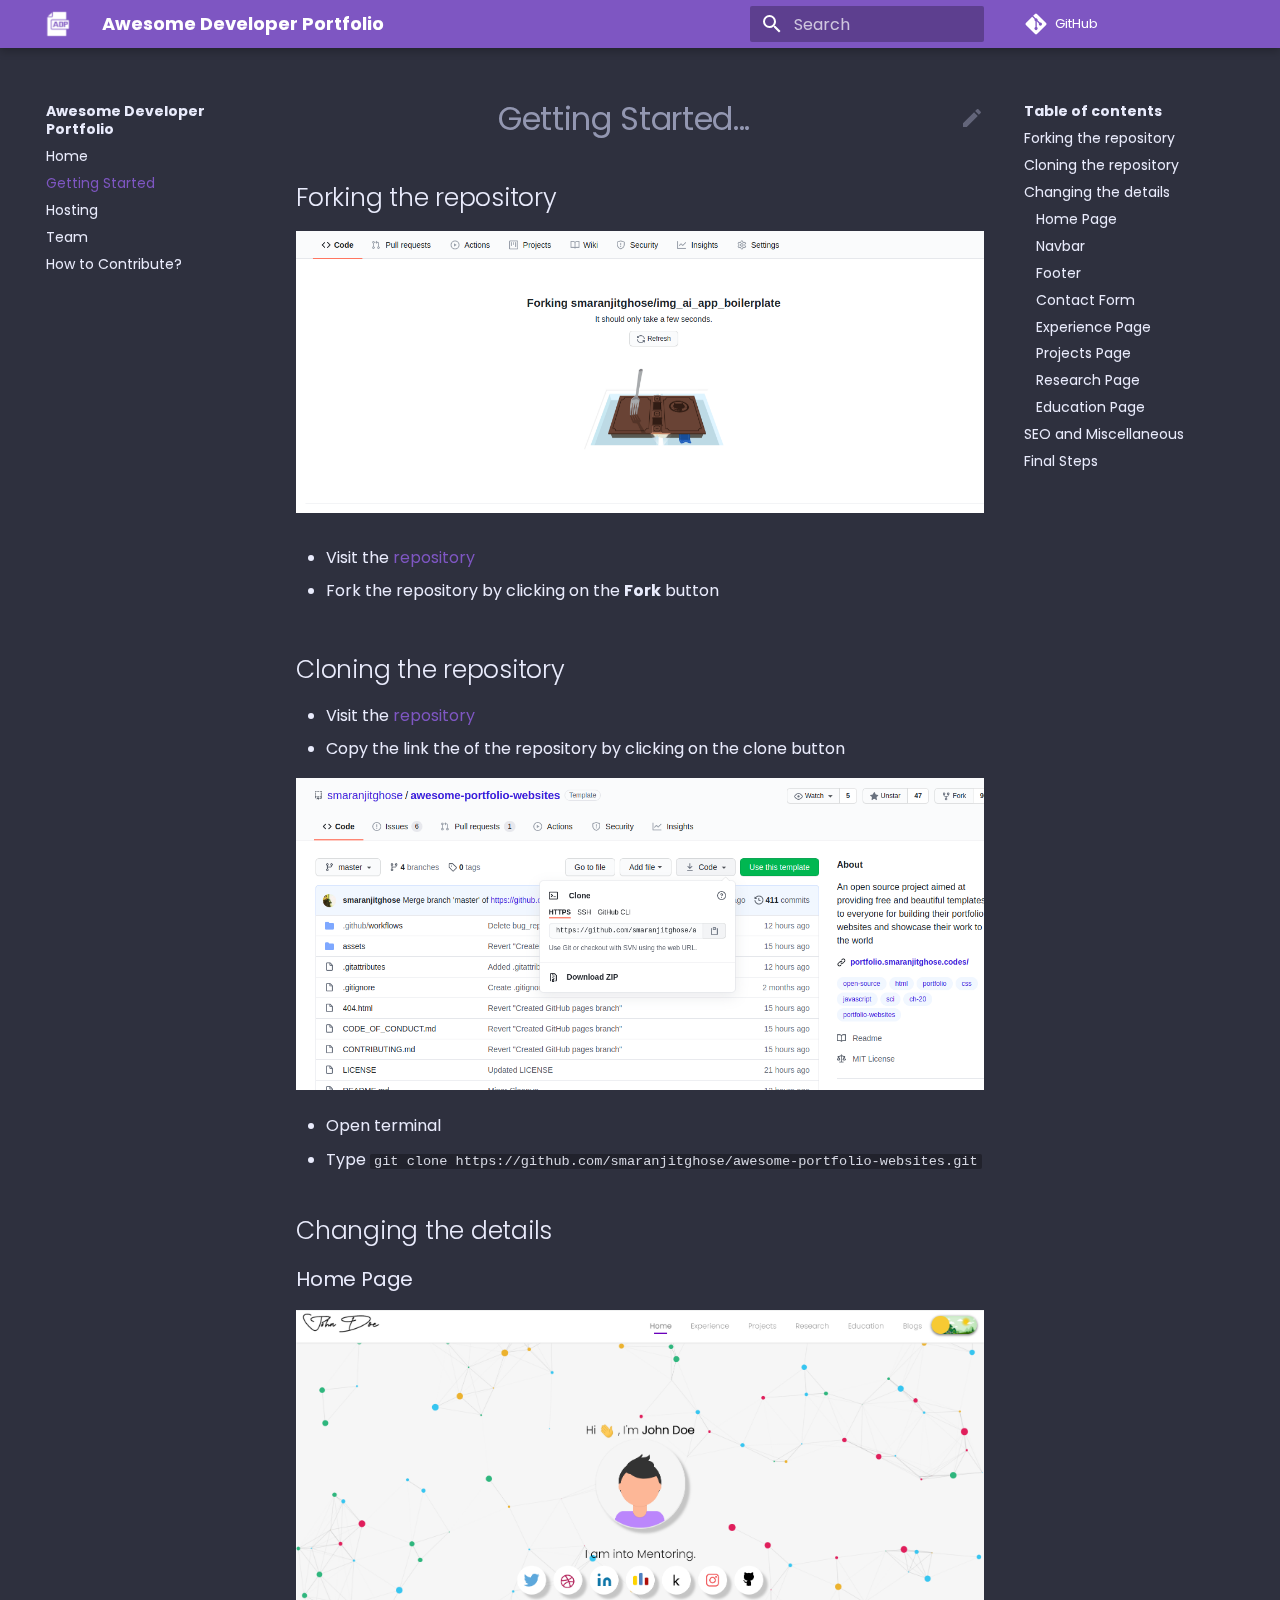
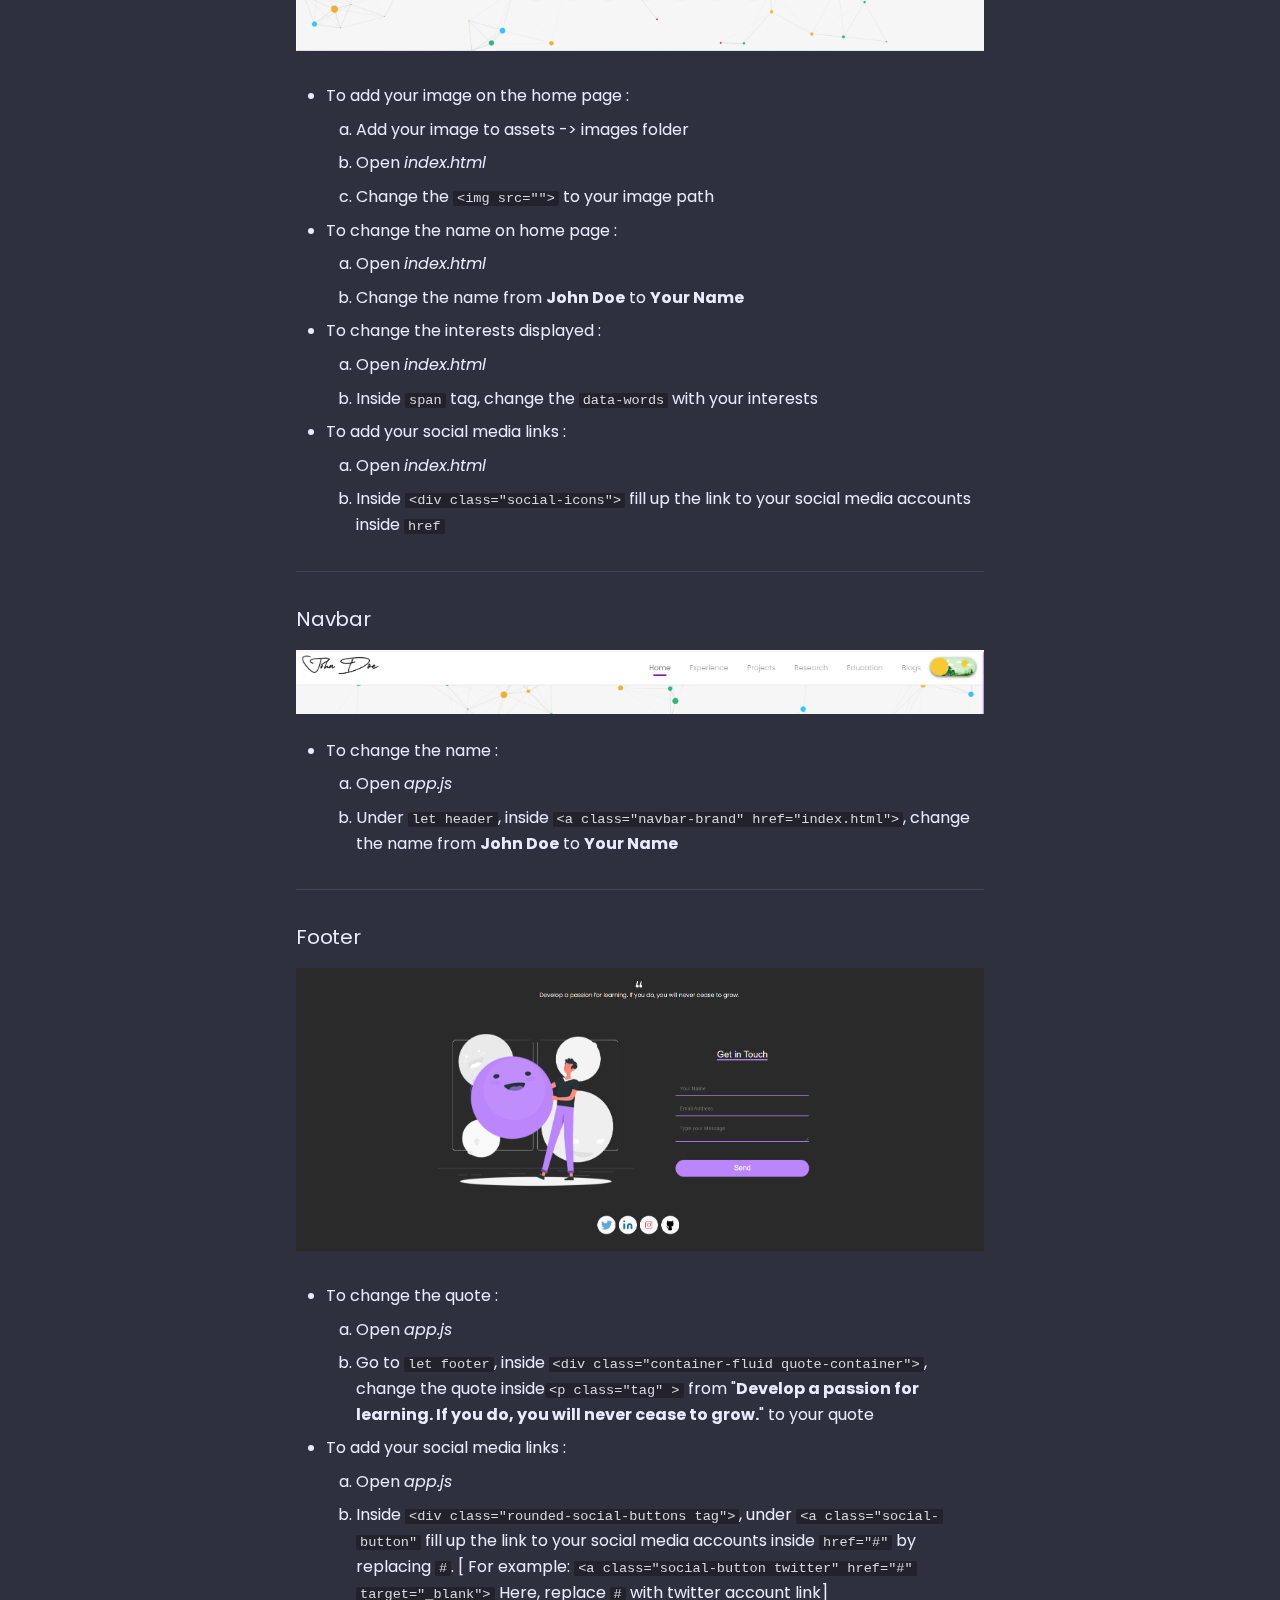
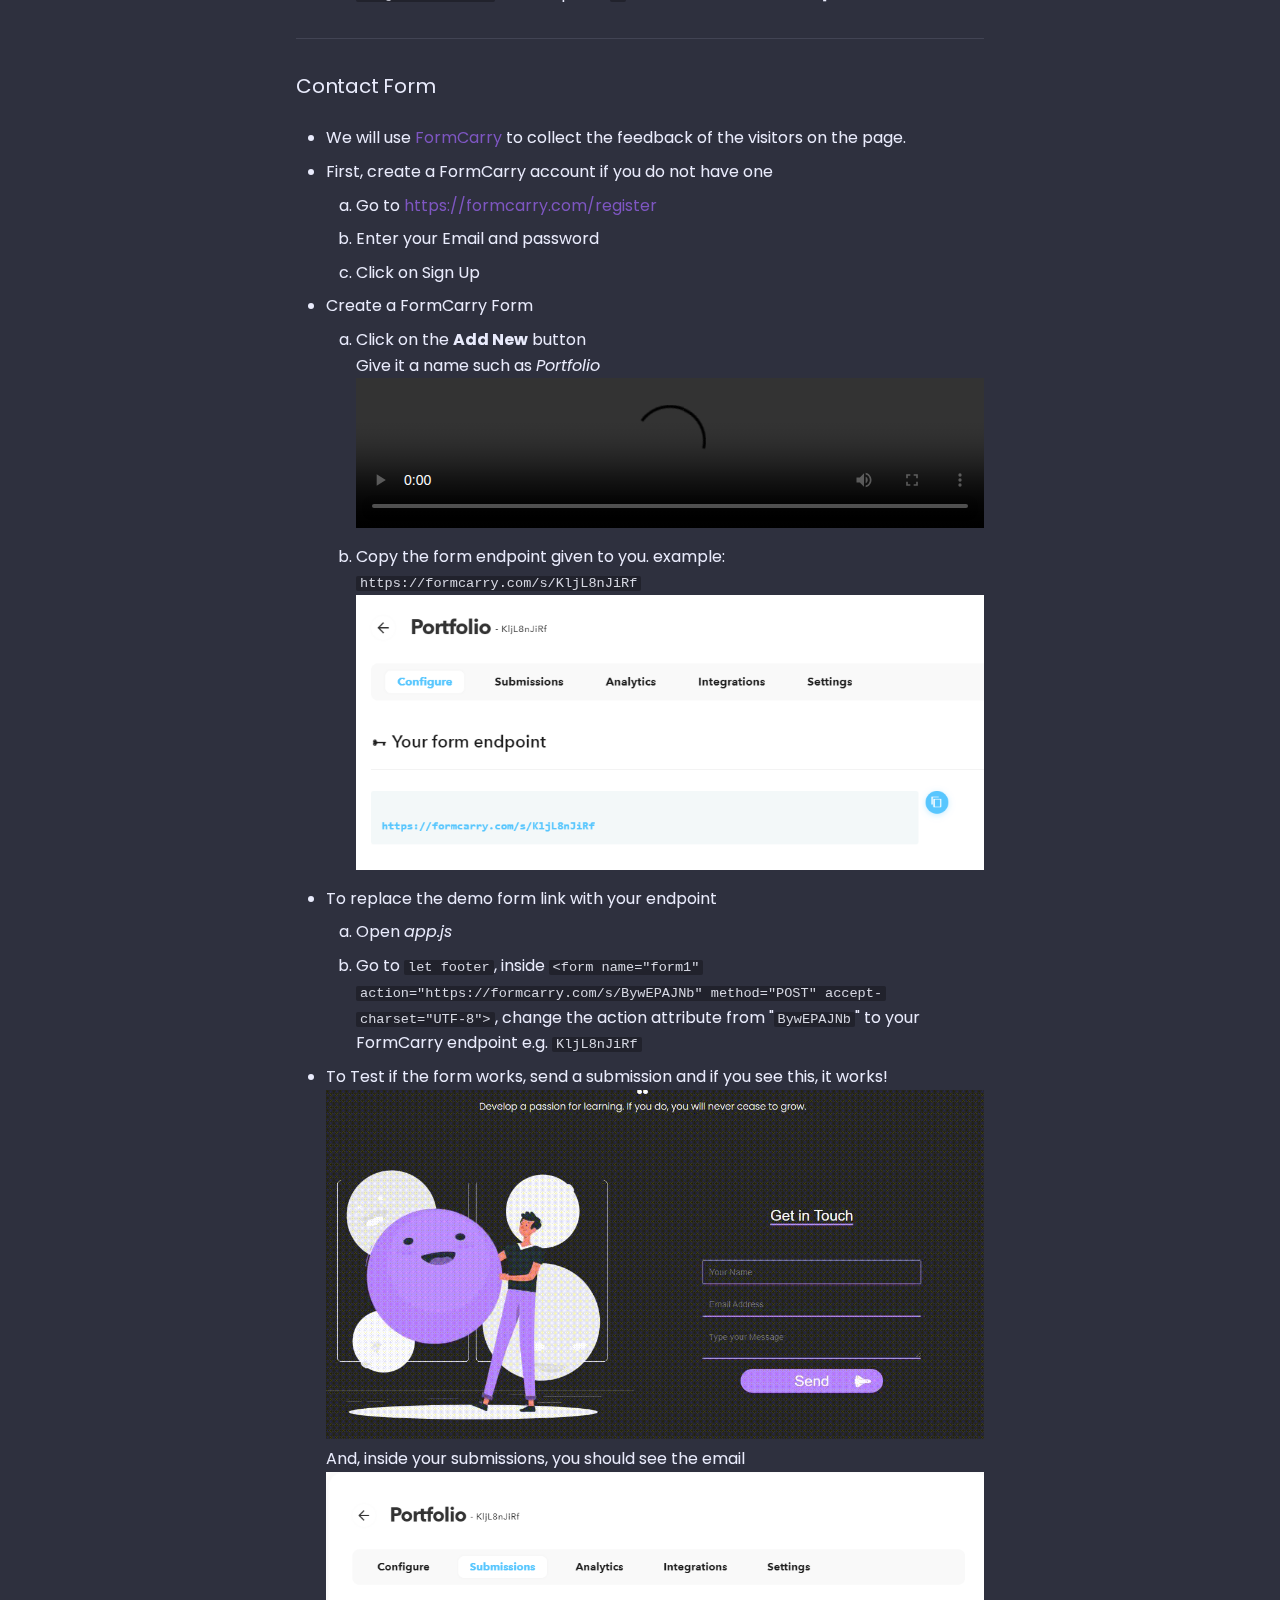
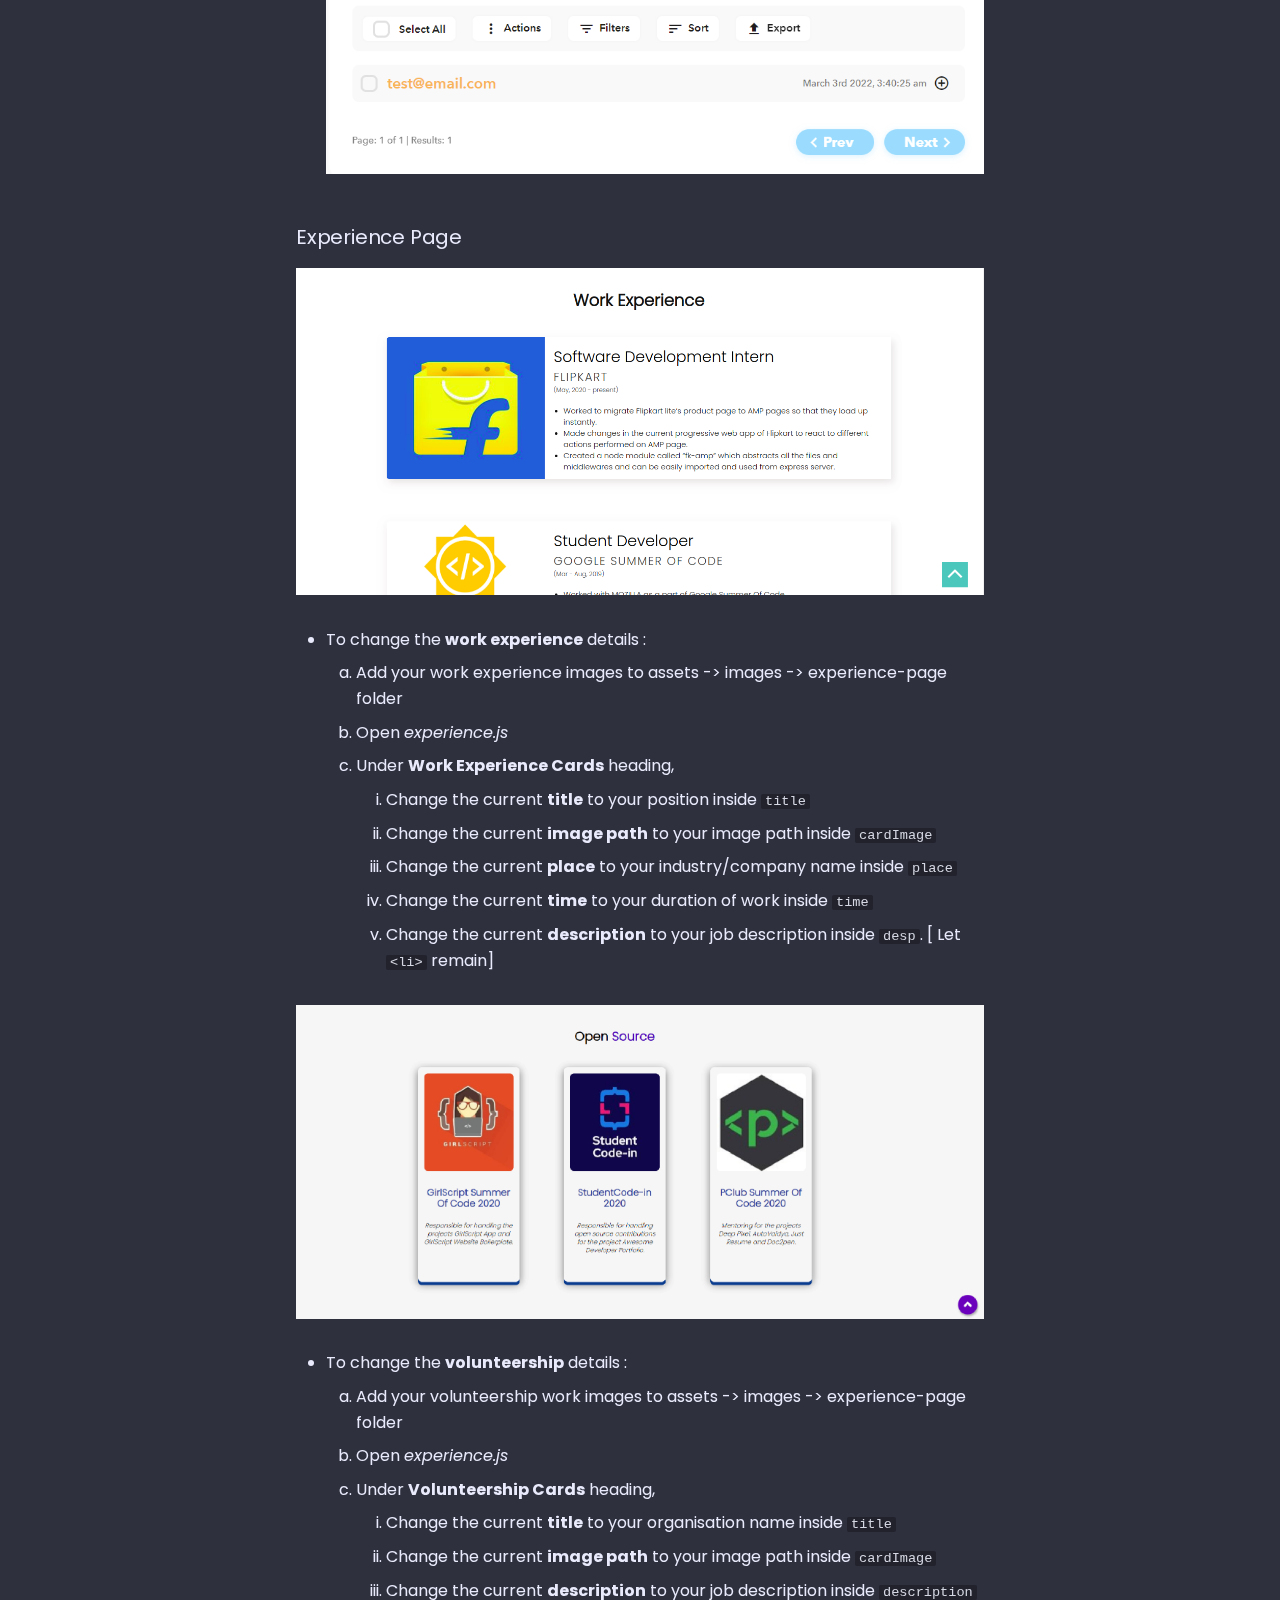
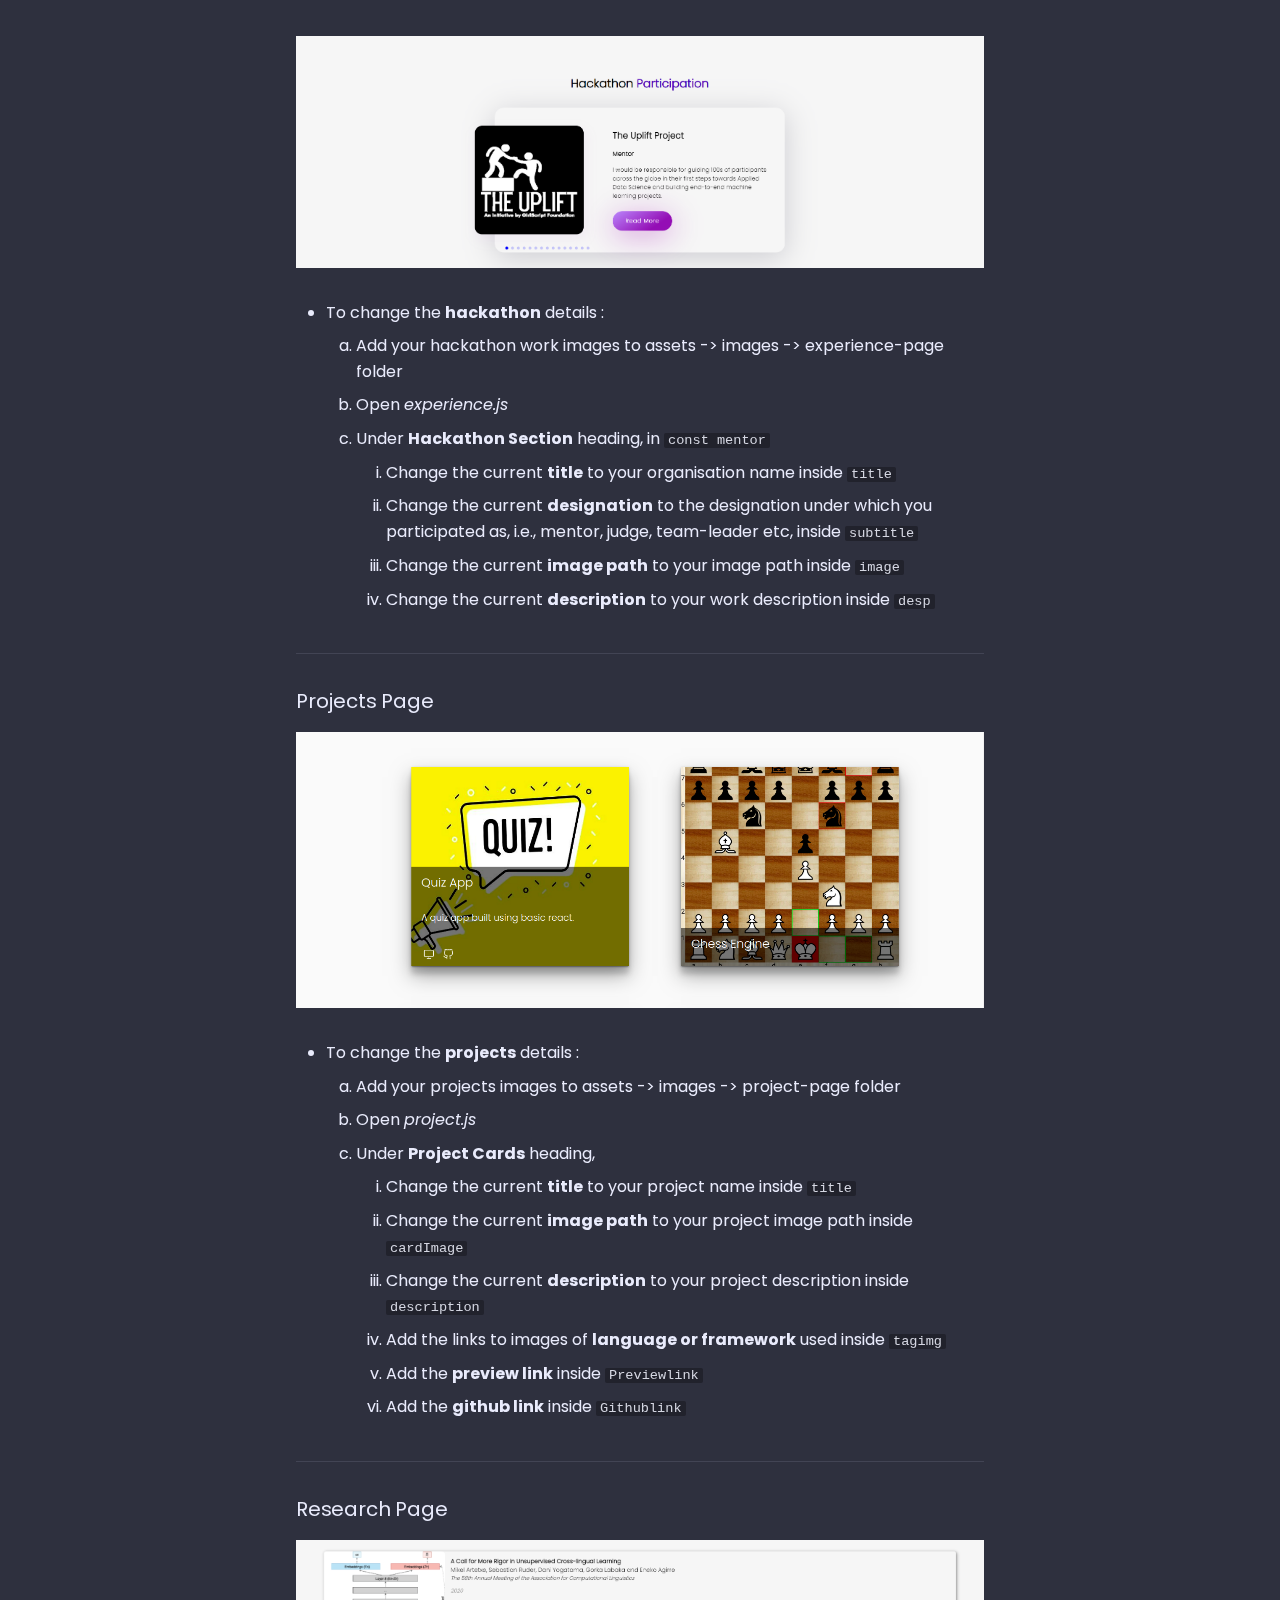
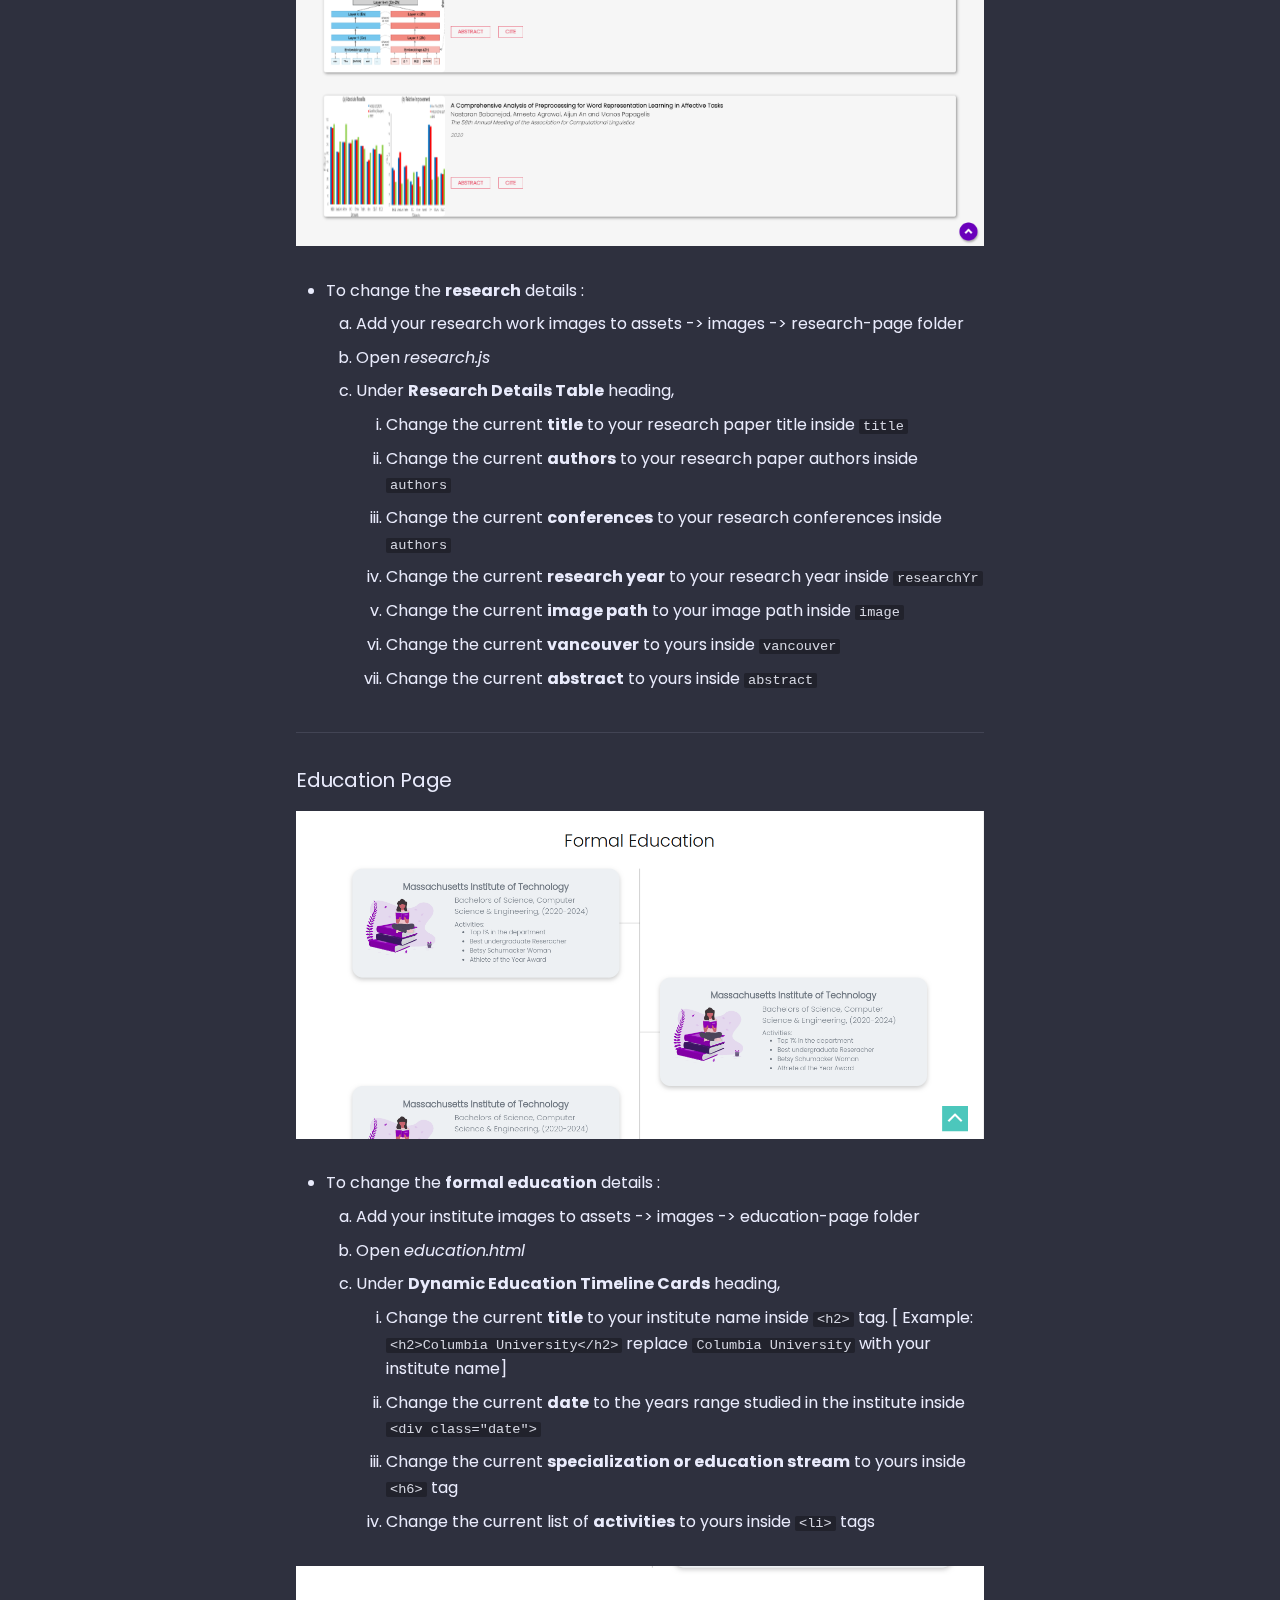
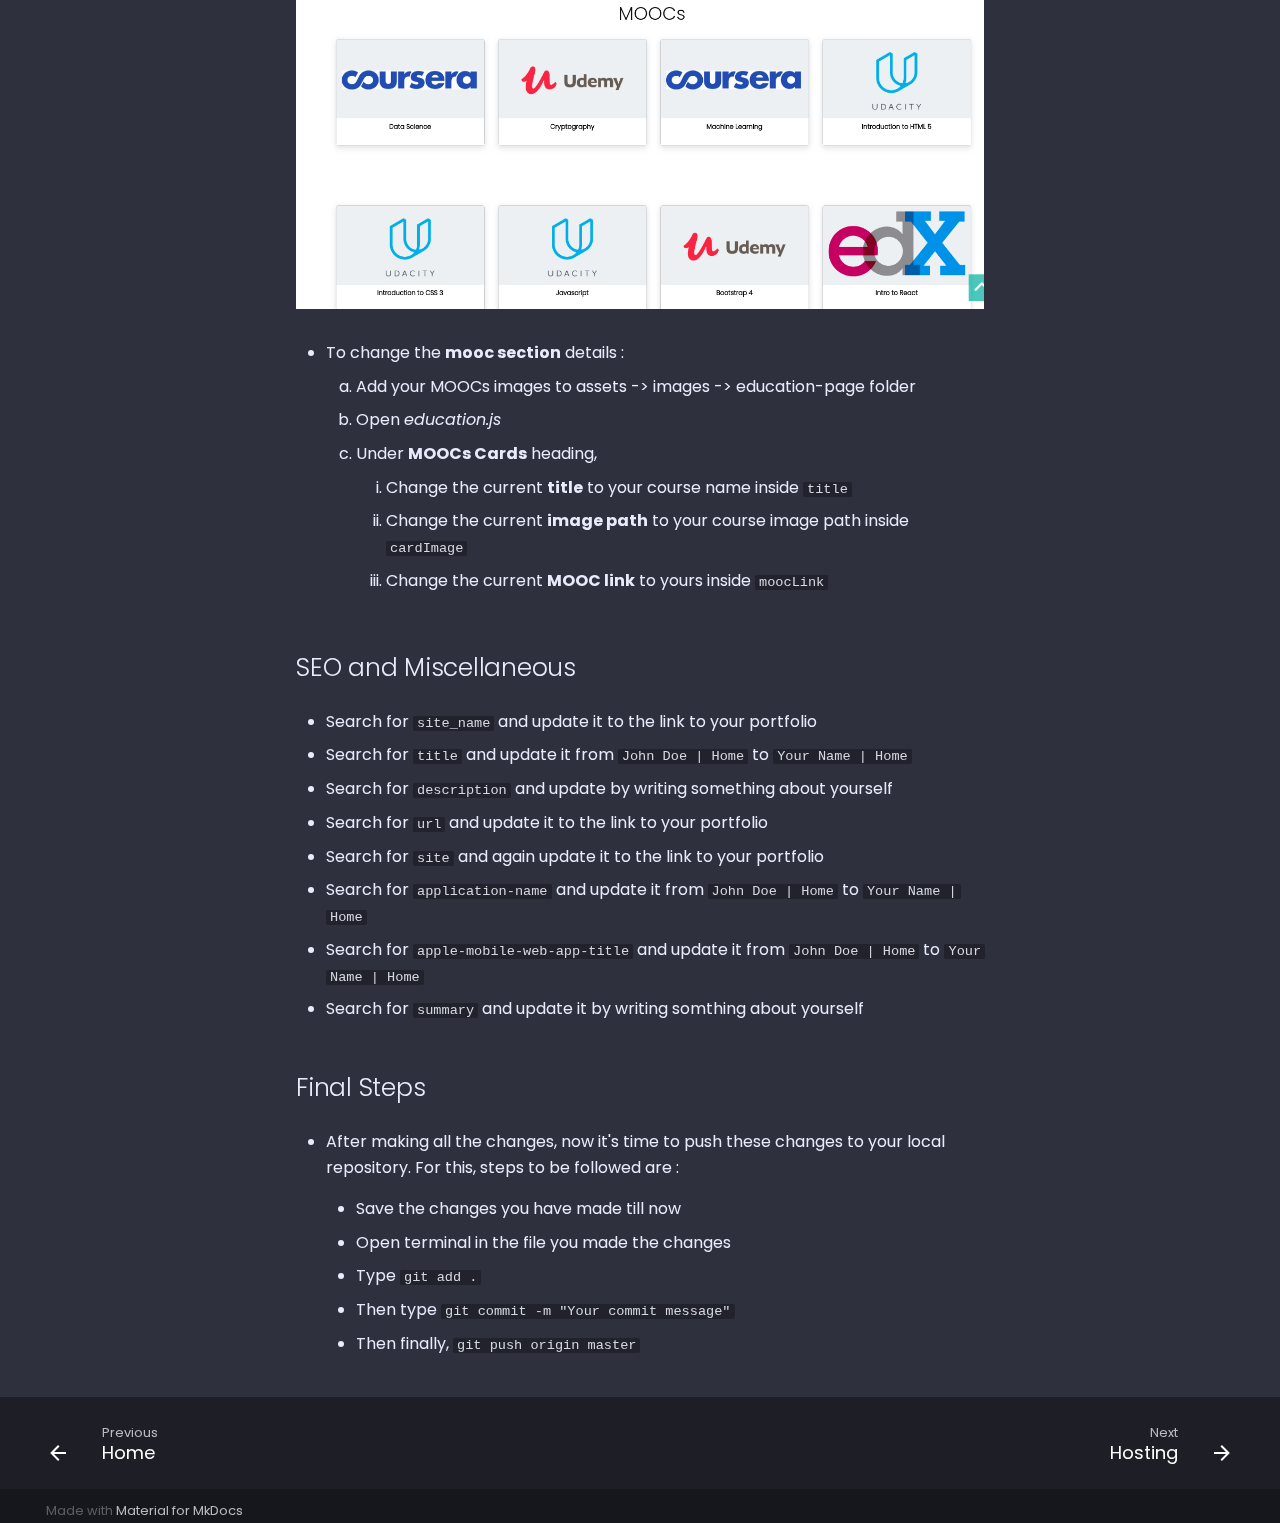
<file: gs/index.html>
<!doctype html>
<html lang="en" class="no-js">
  <head>
    
      <meta charset="utf-8">
      <meta name="viewport" content="width=device-width,initial-scale=1">
      
      
      
      <link rel="icon" href="../images/icons/logo.png">
      <meta name="generator" content="mkdocs-1.2.3, mkdocs-material-8.2.1">
    
    
      
        <title>Getting Started - Awesome Developer Portfolio</title>
      
    
    
      <link rel="stylesheet" href="../assets/stylesheets/main.e8d9bf0c.min.css">
      
        
        <link rel="stylesheet" href="../assets/stylesheets/palette.e6a45f82.min.css">
        
          
          
          <meta name="theme-color" content="#7e56c2">
        
      
    
    
    
      
        
        <link rel="preconnect" href="https://fonts.gstatic.com" crossorigin>
        <link rel="stylesheet" href="https://fonts.googleapis.com/css?family=Poppins:300,400,400i,700%7C&display=fallback">
        <style>:root{--md-text-font:"Poppins";--md-code-font:""}</style>
      
    
    
    <script>__md_scope=new URL("..",location),__md_get=(e,_=localStorage,t=__md_scope)=>JSON.parse(_.getItem(t.pathname+"."+e)),__md_set=(e,_,t=localStorage,a=__md_scope)=>{try{t.setItem(a.pathname+"."+e,JSON.stringify(_))}catch(e){}}</script>
    
      

    
    
  </head>
  
  
    
    
    
    
    
    <body dir="ltr" data-md-color-scheme="slate" data-md-color-primary="deep-purple" data-md-color-accent="">
  
    
    
    <input class="md-toggle" data-md-toggle="drawer" type="checkbox" id="__drawer" autocomplete="off">
    <input class="md-toggle" data-md-toggle="search" type="checkbox" id="__search" autocomplete="off">
    <label class="md-overlay" for="__drawer"></label>
    <div data-md-component="skip">
      
        
        <a href="#getting-started" class="md-skip">
          Skip to content
        </a>
      
    </div>
    <div data-md-component="announce">
      
    </div>
    
    
      

<header class="md-header" data-md-component="header">
  <nav class="md-header__inner md-grid" aria-label="Header">
    <a href=".." title="Awesome Developer Portfolio" class="md-header__button md-logo" aria-label="Awesome Developer Portfolio" data-md-component="logo">
      
  <img src="../images/icons/logo.png" alt="logo">

    </a>
    <label class="md-header__button md-icon" for="__drawer">
      <svg xmlns="http://www.w3.org/2000/svg" viewBox="0 0 24 24"><path d="M3 6h18v2H3V6m0 5h18v2H3v-2m0 5h18v2H3v-2z"/></svg>
    </label>
    <div class="md-header__title" data-md-component="header-title">
      <div class="md-header__ellipsis">
        <div class="md-header__topic">
          <span class="md-ellipsis">
            Awesome Developer Portfolio
          </span>
        </div>
        <div class="md-header__topic" data-md-component="header-topic">
          <span class="md-ellipsis">
            
              Getting Started
            
          </span>
        </div>
      </div>
    </div>
    
    
    
      <label class="md-header__button md-icon" for="__search">
        <svg xmlns="http://www.w3.org/2000/svg" viewBox="0 0 24 24"><path d="M9.5 3A6.5 6.5 0 0 1 16 9.5c0 1.61-.59 3.09-1.56 4.23l.27.27h.79l5 5-1.5 1.5-5-5v-.79l-.27-.27A6.516 6.516 0 0 1 9.5 16 6.5 6.5 0 0 1 3 9.5 6.5 6.5 0 0 1 9.5 3m0 2C7 5 5 7 5 9.5S7 14 9.5 14 14 12 14 9.5 12 5 9.5 5z"/></svg>
      </label>
      <div class="md-search" data-md-component="search" role="dialog">
  <label class="md-search__overlay" for="__search"></label>
  <div class="md-search__inner" role="search">
    <form class="md-search__form" name="search">
      <input type="text" class="md-search__input" name="query" aria-label="Search" placeholder="Search" autocapitalize="off" autocorrect="off" autocomplete="off" spellcheck="false" data-md-component="search-query" required>
      <label class="md-search__icon md-icon" for="__search">
        <svg xmlns="http://www.w3.org/2000/svg" viewBox="0 0 24 24"><path d="M9.5 3A6.5 6.5 0 0 1 16 9.5c0 1.61-.59 3.09-1.56 4.23l.27.27h.79l5 5-1.5 1.5-5-5v-.79l-.27-.27A6.516 6.516 0 0 1 9.5 16 6.5 6.5 0 0 1 3 9.5 6.5 6.5 0 0 1 9.5 3m0 2C7 5 5 7 5 9.5S7 14 9.5 14 14 12 14 9.5 12 5 9.5 5z"/></svg>
        <svg xmlns="http://www.w3.org/2000/svg" viewBox="0 0 24 24"><path d="M20 11v2H8l5.5 5.5-1.42 1.42L4.16 12l7.92-7.92L13.5 5.5 8 11h12z"/></svg>
      </label>
      <nav class="md-search__options" aria-label="Search">
        
        <button type="reset" class="md-search__icon md-icon" aria-label="Clear" tabindex="-1">
          <svg xmlns="http://www.w3.org/2000/svg" viewBox="0 0 24 24"><path d="M19 6.41 17.59 5 12 10.59 6.41 5 5 6.41 10.59 12 5 17.59 6.41 19 12 13.41 17.59 19 19 17.59 13.41 12 19 6.41z"/></svg>
        </button>
      </nav>
      
    </form>
    <div class="md-search__output">
      <div class="md-search__scrollwrap" data-md-scrollfix>
        <div class="md-search-result" data-md-component="search-result">
          <div class="md-search-result__meta">
            Initializing search
          </div>
          <ol class="md-search-result__list"></ol>
        </div>
      </div>
    </div>
  </div>
</div>
    
    
      <div class="md-header__source">
        <a href="https://github.com/smaranjitghose/awesome-portfolio-websites/" title="Go to repository" class="md-source" data-md-component="source">
  <div class="md-source__icon md-icon">
    
    <svg xmlns="http://www.w3.org/2000/svg" viewBox="0 0 448 512"><!--! Font Awesome Free 6.0.0 by @fontawesome - https://fontawesome.com License - https://fontawesome.com/license/free (Icons: CC BY 4.0, Fonts: SIL OFL 1.1, Code: MIT License) Copyright 2022 Fonticons, Inc.--><path d="M439.55 236.05 244 40.45a28.87 28.87 0 0 0-40.81 0l-40.66 40.63 51.52 51.52c27.06-9.14 52.68 16.77 43.39 43.68l49.66 49.66c34.23-11.8 61.18 31 35.47 56.69-26.49 26.49-70.21-2.87-56-37.34L240.22 199v121.85c25.3 12.54 22.26 41.85 9.08 55a34.34 34.34 0 0 1-48.55 0c-17.57-17.6-11.07-46.91 11.25-56v-123c-20.8-8.51-24.6-30.74-18.64-45L142.57 101 8.45 235.14a28.86 28.86 0 0 0 0 40.81l195.61 195.6a28.86 28.86 0 0 0 40.8 0l194.69-194.69a28.86 28.86 0 0 0 0-40.81z"/></svg>
  </div>
  <div class="md-source__repository">
    GitHub
  </div>
</a>
      </div>
    
  </nav>
  
</header>
    
    <div class="md-container" data-md-component="container">
      
      
        
          
        
      
      <main class="md-main" data-md-component="main">
        <div class="md-main__inner md-grid">
          
            
              
              <div class="md-sidebar md-sidebar--primary" data-md-component="sidebar" data-md-type="navigation" >
                <div class="md-sidebar__scrollwrap">
                  <div class="md-sidebar__inner">
                    


<nav class="md-nav md-nav--primary" aria-label="Navigation" data-md-level="0">
  <label class="md-nav__title" for="__drawer">
    <a href=".." title="Awesome Developer Portfolio" class="md-nav__button md-logo" aria-label="Awesome Developer Portfolio" data-md-component="logo">
      
  <img src="../images/icons/logo.png" alt="logo">

    </a>
    Awesome Developer Portfolio
  </label>
  
    <div class="md-nav__source">
      <a href="https://github.com/smaranjitghose/awesome-portfolio-websites/" title="Go to repository" class="md-source" data-md-component="source">
  <div class="md-source__icon md-icon">
    
    <svg xmlns="http://www.w3.org/2000/svg" viewBox="0 0 448 512"><!--! Font Awesome Free 6.0.0 by @fontawesome - https://fontawesome.com License - https://fontawesome.com/license/free (Icons: CC BY 4.0, Fonts: SIL OFL 1.1, Code: MIT License) Copyright 2022 Fonticons, Inc.--><path d="M439.55 236.05 244 40.45a28.87 28.87 0 0 0-40.81 0l-40.66 40.63 51.52 51.52c27.06-9.14 52.68 16.77 43.39 43.68l49.66 49.66c34.23-11.8 61.18 31 35.47 56.69-26.49 26.49-70.21-2.87-56-37.34L240.22 199v121.85c25.3 12.54 22.26 41.85 9.08 55a34.34 34.34 0 0 1-48.55 0c-17.57-17.6-11.07-46.91 11.25-56v-123c-20.8-8.51-24.6-30.74-18.64-45L142.57 101 8.45 235.14a28.86 28.86 0 0 0 0 40.81l195.61 195.6a28.86 28.86 0 0 0 40.8 0l194.69-194.69a28.86 28.86 0 0 0 0-40.81z"/></svg>
  </div>
  <div class="md-source__repository">
    GitHub
  </div>
</a>
    </div>
  
  <ul class="md-nav__list" data-md-scrollfix>
    
      
      
      

  
  
  
    <li class="md-nav__item">
      <a href=".." class="md-nav__link">
        Home
      </a>
    </li>
  

    
      
      
      

  
  
    
  
  
    <li class="md-nav__item md-nav__item--active">
      
      <input class="md-nav__toggle md-toggle" data-md-toggle="toc" type="checkbox" id="__toc">
      
      
        
      
      
        <label class="md-nav__link md-nav__link--active" for="__toc">
          Getting Started
          <span class="md-nav__icon md-icon"></span>
        </label>
      
      <a href="./" class="md-nav__link md-nav__link--active">
        Getting Started
      </a>
      
        

<nav class="md-nav md-nav--secondary" aria-label="Table of contents">
  
  
  
    
  
  
    <label class="md-nav__title" for="__toc">
      <span class="md-nav__icon md-icon"></span>
      Table of contents
    </label>
    <ul class="md-nav__list" data-md-component="toc" data-md-scrollfix>
      
        <li class="md-nav__item">
  <a href="#forking-the-repository" class="md-nav__link">
    Forking the repository
  </a>
  
</li>
      
        <li class="md-nav__item">
  <a href="#cloning-the-repository" class="md-nav__link">
    Cloning the repository
  </a>
  
</li>
      
        <li class="md-nav__item">
  <a href="#changing-the-details" class="md-nav__link">
    Changing the details
  </a>
  
    <nav class="md-nav" aria-label="Changing the details">
      <ul class="md-nav__list">
        
          <li class="md-nav__item">
  <a href="#home-page" class="md-nav__link">
    Home Page
  </a>
  
</li>
        
          <li class="md-nav__item">
  <a href="#navbar" class="md-nav__link">
    Navbar
  </a>
  
</li>
        
          <li class="md-nav__item">
  <a href="#footer" class="md-nav__link">
    Footer
  </a>
  
</li>
        
          <li class="md-nav__item">
  <a href="#contact-form" class="md-nav__link">
    Contact Form
  </a>
  
</li>
        
          <li class="md-nav__item">
  <a href="#experience-page" class="md-nav__link">
    Experience Page
  </a>
  
</li>
        
          <li class="md-nav__item">
  <a href="#projects-page" class="md-nav__link">
    Projects Page
  </a>
  
</li>
        
          <li class="md-nav__item">
  <a href="#research-page" class="md-nav__link">
    Research Page
  </a>
  
</li>
        
          <li class="md-nav__item">
  <a href="#education-page" class="md-nav__link">
    Education Page
  </a>
  
</li>
        
      </ul>
    </nav>
  
</li>
      
        <li class="md-nav__item">
  <a href="#seo-and-miscellaneous" class="md-nav__link">
    SEO and Miscellaneous
  </a>
  
</li>
      
        <li class="md-nav__item">
  <a href="#final-steps" class="md-nav__link">
    Final Steps
  </a>
  
</li>
      
    </ul>
  
</nav>
      
    </li>
  

    
      
      
      

  
  
  
    <li class="md-nav__item">
      <a href="../hosting/" class="md-nav__link">
        Hosting
      </a>
    </li>
  

    
      
      
      

  
  
  
    <li class="md-nav__item">
      <a href="../team/" class="md-nav__link">
        Team
      </a>
    </li>
  

    
      
      
      

  
  
  
    <li class="md-nav__item">
      <a href="../Contribution/" class="md-nav__link">
        How to Contribute?
      </a>
    </li>
  

    
  </ul>
</nav>
                  </div>
                </div>
              </div>
            
            
              
              <div class="md-sidebar md-sidebar--secondary" data-md-component="sidebar" data-md-type="toc" >
                <div class="md-sidebar__scrollwrap">
                  <div class="md-sidebar__inner">
                    

<nav class="md-nav md-nav--secondary" aria-label="Table of contents">
  
  
  
    
  
  
    <label class="md-nav__title" for="__toc">
      <span class="md-nav__icon md-icon"></span>
      Table of contents
    </label>
    <ul class="md-nav__list" data-md-component="toc" data-md-scrollfix>
      
        <li class="md-nav__item">
  <a href="#forking-the-repository" class="md-nav__link">
    Forking the repository
  </a>
  
</li>
      
        <li class="md-nav__item">
  <a href="#cloning-the-repository" class="md-nav__link">
    Cloning the repository
  </a>
  
</li>
      
        <li class="md-nav__item">
  <a href="#changing-the-details" class="md-nav__link">
    Changing the details
  </a>
  
    <nav class="md-nav" aria-label="Changing the details">
      <ul class="md-nav__list">
        
          <li class="md-nav__item">
  <a href="#home-page" class="md-nav__link">
    Home Page
  </a>
  
</li>
        
          <li class="md-nav__item">
  <a href="#navbar" class="md-nav__link">
    Navbar
  </a>
  
</li>
        
          <li class="md-nav__item">
  <a href="#footer" class="md-nav__link">
    Footer
  </a>
  
</li>
        
          <li class="md-nav__item">
  <a href="#contact-form" class="md-nav__link">
    Contact Form
  </a>
  
</li>
        
          <li class="md-nav__item">
  <a href="#experience-page" class="md-nav__link">
    Experience Page
  </a>
  
</li>
        
          <li class="md-nav__item">
  <a href="#projects-page" class="md-nav__link">
    Projects Page
  </a>
  
</li>
        
          <li class="md-nav__item">
  <a href="#research-page" class="md-nav__link">
    Research Page
  </a>
  
</li>
        
          <li class="md-nav__item">
  <a href="#education-page" class="md-nav__link">
    Education Page
  </a>
  
</li>
        
      </ul>
    </nav>
  
</li>
      
        <li class="md-nav__item">
  <a href="#seo-and-miscellaneous" class="md-nav__link">
    SEO and Miscellaneous
  </a>
  
</li>
      
        <li class="md-nav__item">
  <a href="#final-steps" class="md-nav__link">
    Final Steps
  </a>
  
</li>
      
    </ul>
  
</nav>
                  </div>
                </div>
              </div>
            
          
          <div class="md-content" data-md-component="content">
            <article class="md-content__inner md-typeset">
              
                
<a href="https://github.com/smaranjitghose/awesome-portfolio-websites/edit/master/docs/gs.md" title="Edit this page" class="md-content__button md-icon">
  <svg xmlns="http://www.w3.org/2000/svg" viewBox="0 0 24 24"><path d="M20.71 7.04c.39-.39.39-1.04 0-1.41l-2.34-2.34c-.37-.39-1.02-.39-1.41 0l-1.84 1.83 3.75 3.75M3 17.25V21h3.75L17.81 9.93l-3.75-3.75L3 17.25z"/></svg>
</a>



<h1 id="getting-started" style="text-align: center"><strong>Getting Started...</strong></h1>
<h2 id="forking-the-repository">Forking the repository</h2>
<p><img alt="git-fork" src="../images/git-fork.png" /></p>
<ul>
<li>
<p>Visit the <a href="https://github.com/smaranjitghose/awesome-portfolio-websites.git">repository</a></p>
</li>
<li>
<p>Fork the repository by clicking on the <strong>Fork</strong> button</p>
</li>
</ul>
<h2 id="cloning-the-repository">Cloning the repository</h2>
<ul>
<li>Visit the <a href="https://github.com/smaranjitghose/awesome-portfolio-websites.git">repository</a></li>
<li>Copy the link the of the repository by clicking on the clone button</li>
</ul>
<p><img alt="git clone" src="../images/git-clone.png" /></p>
<ul>
<li>Open terminal</li>
<li>Type <code>git clone https://github.com/smaranjitghose/awesome-portfolio-websites.git</code></li>
</ul>
<h2 id="changing-the-details">Changing the details</h2>
<h3 id="home-page">Home Page</h3>
<p><img alt="Home" src="../images/home.png" /></p>
<ul>
<li>
<p>To add your image on the home page :</p>
<ol>
<li>Add your image to assets -&gt; images folder</li>
<li>Open <em>index.html</em></li>
<li>Change the <code>&lt;img src=""&gt;</code> to your image path</li>
</ol>
</li>
<li>
<p>To change the name on home page :</p>
<ol>
<li>Open <em>index.html</em></li>
<li>Change the name from <strong>John Doe</strong> to <strong>Your Name</strong></li>
</ol>
</li>
<li>
<p>To change the interests displayed : </p>
<ol>
<li>Open <em>index.html</em></li>
<li>Inside <code>span</code> tag, change the <code>data-words</code> with your interests</li>
</ol>
</li>
<li>
<p>To add your social media links :</p>
<ol>
<li>Open <em>index.html</em></li>
<li>Inside <code>&lt;div class="social-icons"&gt;</code> fill up the link to your social media accounts inside <code>href</code></li>
</ol>
</li>
</ul>
<hr />
<h3 id="navbar">Navbar</h3>
<p><img alt="Navbar" src="../images/Navbar.png" /></p>
<ul>
<li>To change the name :<ol>
<li>Open <em>app.js</em></li>
<li>Under <code>let header</code>, inside <code>&lt;a class="navbar-brand" href="index.html"&gt;</code>, change the name from <strong>John Doe</strong> to <strong>Your Name</strong></li>
</ol>
</li>
</ul>
<hr />
<h3 id="footer">Footer</h3>
<p><img alt="Footer" src="../images/footer.png" /></p>
<ul>
<li>
<p>To change the quote :</p>
<ol>
<li>Open <em>app.js</em></li>
<li>Go to <code>let footer</code>, inside <code>&lt;div class="container-fluid quote-container"&gt;</code>, change the quote inside<code>&lt;p class="tag" &gt;</code> from "<strong>Develop a passion for learning. If you do, you will never cease to grow.</strong>" to your quote</li>
</ol>
</li>
<li>
<p>To add your social media links :</p>
<ol>
<li>Open <em>app.js</em></li>
<li>Inside <code>&lt;div class="rounded-social-buttons tag"&gt;</code>, under <code>&lt;a class="social-button"</code> fill up the link to your social media accounts inside <code>href="#"</code> by replacing <code>#</code>.
 [ For example: <code>&lt;a class="social-button twitter" href="#" target="_blank"&gt;</code> Here, replace <code>#</code> with twitter account link]</li>
</ol>
</li>
</ul>
<hr />
<h3 id="contact-form">Contact Form</h3>
<ul>
<li>
<p>We will use <a href="https://formcarry.com/">FormCarry</a> to collect the feedback of the visitors on the page. </p>
</li>
<li>
<p>First, create a FormCarry account if you do not have one</p>
<ol>
<li>Go to <a href="https://formcarry.com/register">https://formcarry.com/register</a></li>
<li>Enter your Email and password</li>
<li>Click on Sign Up</li>
</ol>
</li>
<li>
<p>Create a FormCarry Form</p>
<ol>
<li>Click on the <strong>Add New</strong> button
<br>
Give it a name such as <em>Portfolio</em>
<video width="100%" autoplay loop controls >
<source src="https://formcarry.com/assets/documentation/create-form.mp4" type="video/mp4">
</video></li>
<li>Copy the form endpoint given to you. example: <code>https://formcarry.com/s/KljL8nJiRf</code>
<img alt="FormCarry Endpoint" src="../images/FormCarry/Endpoint.PNG" /></li>
</ol>
</li>
<li>
<p>To replace the demo form link with your endpoint</p>
<ol>
<li>Open <em>app.js</em></li>
<li>Go to <code>let footer</code>, inside <code>&lt;form name="form1" action="https://formcarry.com/s/BywEPAJNb" method="POST" accept-charset="UTF-8"&gt;</code>, change the action attribute from "<code>BywEPAJNb</code>" to your FormCarry endpoint e.g. <code>KljL8nJiRf</code></li>
</ol>
</li>
<li>
<p>To Test if the form works, send a submission and if you see this, it works!
    <img alt="FormCarry Send Form" src="../images/FormCarry/SendMessage.gif" />
    And, inside your submissions, you should see the email
    <img alt="FormCarry Submissions" src="../images/FormCarry/Submissions.PNG" /></p>
</li>
</ul>
<h3 id="experience-page">Experience Page</h3>
<p><img alt="Experience" src="../images/work-exp.png" /></p>
<ul>
<li>
<p>To change the <strong>work experience</strong> details :</p>
<ol>
<li>Add your work experience images to assets -&gt; images -&gt; experience-page folder</li>
<li>Open <em>experience.js</em></li>
<li>Under <strong>Work Experience Cards</strong> heading,<ol>
<li>Change the current <strong>title</strong> to your position inside <code>title</code></li>
<li>Change the current <strong>image path</strong> to your image path inside <code>cardImage</code></li>
<li>Change the current <strong>place</strong> to your industry/company name inside <code>place</code></li>
<li>Change the current <strong>time</strong> to your duration of work inside <code>time</code></li>
<li>Change the current <strong>description</strong> to your job description inside <code>desp</code>. [ Let <code>&lt;li&gt;</code> remain]</li>
</ol>
</li>
</ol>
</li>
</ul>
<p><img alt="Volunteership" src="../images/opensource.png" /></p>
<ul>
<li>
<p>To change the <strong>volunteership</strong> details :</p>
<ol>
<li>Add your volunteership work images to assets -&gt; images -&gt; experience-page folder</li>
<li>Open <em>experience.js</em></li>
<li>Under <strong>Volunteership Cards</strong> heading,<ol>
<li>Change the current <strong>title</strong> to your organisation name inside <code>title</code></li>
<li>Change the current <strong>image path</strong> to your image path inside <code>cardImage</code></li>
<li>Change the current <strong>description</strong> to your job description inside <code>description</code></li>
</ol>
</li>
</ol>
</li>
</ul>
<p><img alt="Hackathons" src="../images/hackathon.png" /></p>
<ul>
<li>
<p>To change the <strong>hackathon</strong> details :</p>
<ol>
<li>Add your hackathon work images to assets -&gt; images -&gt; experience-page folder</li>
<li>Open <em>experience.js</em></li>
<li>Under <strong>Hackathon Section</strong> heading, in <code>const mentor</code><ol>
<li>Change the current <strong>title</strong> to your organisation name inside <code>title</code></li>
<li>Change the current <strong>designation</strong> to the designation under which you participated as, i.e., mentor, judge, team-leader etc, inside <code>subtitle</code></li>
<li>Change the current <strong>image path</strong> to your image path inside <code>image</code></li>
<li>Change the current <strong>description</strong> to your work description inside <code>desp</code></li>
</ol>
</li>
</ol>
</li>
</ul>
<hr />
<h3 id="projects-page">Projects Page</h3>
<p><img alt="Projects" src="../images/project.png" /></p>
<ul>
<li>
<p>To change the <strong>projects</strong> details :</p>
<ol>
<li>Add your projects images to assets -&gt; images -&gt; project-page folder</li>
<li>Open <em>project.js</em></li>
<li>Under <strong>Project Cards</strong> heading,<ol>
<li>Change the current <strong>title</strong> to your project name inside <code>title</code></li>
<li>Change the current <strong>image path</strong> to your project image path inside <code>cardImage</code></li>
<li>Change the current <strong>description</strong> to your project description inside <code>description</code></li>
<li>Add the links to images of <strong>language or framework</strong> used inside <code>tagimg</code></li>
<li>Add the <strong>preview link</strong> inside <code>Previewlink</code></li>
<li>Add the <strong>github link</strong> inside <code>Githublink</code></li>
</ol>
</li>
</ol>
</li>
</ul>
<hr />
<h3 id="research-page">Research Page</h3>
<p><img alt="Research" src="../images/research.png" /></p>
<ul>
<li>
<p>To change the <strong>research</strong> details :</p>
<ol>
<li>Add your research work images to assets -&gt; images -&gt; research-page folder</li>
<li>Open <em>research.js</em></li>
<li>Under <strong>Research Details Table</strong> heading,<ol>
<li>Change the current <strong>title</strong> to your research paper title inside <code>title</code></li>
<li>Change the current <strong>authors</strong> to your research paper authors inside <code>authors</code></li>
<li>Change the current <strong>conferences</strong> to your research conferences inside <code>authors</code></li>
<li>Change the current <strong>research year</strong> to your research year inside <code>researchYr</code></li>
<li>Change the current <strong>image path</strong> to your image path inside <code>image</code></li>
<li>Change the current <strong>vancouver</strong> to yours inside <code>vancouver</code></li>
<li>Change the current <strong>abstract</strong> to yours inside <code>abstract</code></li>
</ol>
</li>
</ol>
</li>
</ul>
<hr />
<h3 id="education-page">Education Page</h3>
<p><img alt="Education" src="../images/edu.png" /></p>
<ul>
<li>
<p>To change the <strong>formal education</strong> details :</p>
<ol>
<li>Add your institute images to assets -&gt; images -&gt; education-page folder</li>
<li>Open <em>education.html</em></li>
<li>Under <strong>Dynamic Education Timeline Cards</strong> heading,<ol>
<li>Change the current <strong>title</strong> to your institute name inside <code>&lt;h2&gt;</code> tag. [ Example: <code>&lt;h2&gt;Columbia University&lt;/h2&gt;</code> replace <code>Columbia University</code> with your institute name]</li>
<li>Change the current <strong>date</strong> to the years range studied in the institute inside <code>&lt;div class="date"&gt;</code></li>
<li>Change the current <strong>specialization or education stream</strong> to yours inside <code>&lt;h6&gt;</code> tag</li>
<li>Change the current list of  <strong>activities</strong> to yours inside <code>&lt;li&gt;</code> tags</li>
</ol>
</li>
</ol>
</li>
</ul>
<p><img alt="mooc" src="../images/mooc.png" /></p>
<ul>
<li>
<p>To change the <strong>mooc section</strong> details :</p>
<ol>
<li>Add your MOOCs images to assets -&gt; images -&gt; education-page folder</li>
<li>Open <em>education.js</em></li>
<li>Under <strong>MOOCs Cards</strong> heading,<ol>
<li>Change the current <strong>title</strong> to your course name inside <code>title</code></li>
<li>Change the current <strong>image path</strong> to your course image path inside <code>cardImage</code></li>
<li>Change the current <strong>MOOC link</strong> to yours inside <code>moocLink</code></li>
</ol>
</li>
</ol>
</li>
</ul>
<h2 id="seo-and-miscellaneous">SEO and Miscellaneous</h2>
<ul>
<li>
<p>Search for <code>site_name</code> and update it to the link to your portfolio</p>
</li>
<li>
<p>Search for <code>title</code> and update it from <code>John Doe | Home</code> to <code>Your Name | Home</code></p>
</li>
<li>
<p>Search for <code>description</code> and update by writing something about yourself</p>
</li>
<li>
<p>Search for <code>url</code> and update it to the link to your portfolio</p>
</li>
<li>
<p>Search for <code>site</code> and again update it to the link to your portfolio</p>
</li>
<li>
<p>Search for <code>application-name</code> and update it from <code>John Doe | Home</code> to <code>Your Name | Home</code></p>
</li>
<li>
<p>Search for <code>apple-mobile-web-app-title</code> and update it from <code>John Doe | Home</code> to <code>Your Name | Home</code></p>
</li>
<li>
<p>Search for <code>summary</code> and update it by writing somthing about yourself</p>
</li>
</ul>
<h2 id="final-steps">Final Steps</h2>
<ul>
<li>
<p>After making all the changes, now it's time to push these changes to your local repository. For this, steps to be followed are :</p>
<ul>
<li>
<p>Save the changes you have made till now</p>
</li>
<li>
<p>Open terminal in the file you made the changes</p>
</li>
<li>
<p>Type <code>git add .</code></p>
</li>
<li>
<p>Then type <code>git commit -m "Your commit message"</code></p>
</li>
<li>
<p>Then finally, <code>git push origin master</code></p>
</li>
</ul>
</li>
</ul>

              
            </article>
          </div>
        </div>
        
      </main>
      
        <footer class="md-footer">
  
    <nav class="md-footer__inner md-grid" aria-label="Footer">
      
        
        <a href=".." class="md-footer__link md-footer__link--prev" aria-label="Previous: Home" rel="prev">
          <div class="md-footer__button md-icon">
            <svg xmlns="http://www.w3.org/2000/svg" viewBox="0 0 24 24"><path d="M20 11v2H8l5.5 5.5-1.42 1.42L4.16 12l7.92-7.92L13.5 5.5 8 11h12z"/></svg>
          </div>
          <div class="md-footer__title">
            <div class="md-ellipsis">
              <span class="md-footer__direction">
                Previous
              </span>
              Home
            </div>
          </div>
        </a>
      
      
        
        <a href="../hosting/" class="md-footer__link md-footer__link--next" aria-label="Next: Hosting" rel="next">
          <div class="md-footer__title">
            <div class="md-ellipsis">
              <span class="md-footer__direction">
                Next
              </span>
              Hosting
            </div>
          </div>
          <div class="md-footer__button md-icon">
            <svg xmlns="http://www.w3.org/2000/svg" viewBox="0 0 24 24"><path d="M4 11v2h12l-5.5 5.5 1.42 1.42L19.84 12l-7.92-7.92L10.5 5.5 16 11H4z"/></svg>
          </div>
        </a>
      
    </nav>
  
  <div class="md-footer-meta md-typeset">
    <div class="md-footer-meta__inner md-grid">
      <div class="md-copyright">
  
  
    Made with
    <a href="https://squidfunk.github.io/mkdocs-material/" target="_blank" rel="noopener">
      Material for MkDocs
    </a>
  
</div>
      
    </div>
  </div>
</footer>
      
    </div>
    <div class="md-dialog" data-md-component="dialog">
      <div class="md-dialog__inner md-typeset"></div>
    </div>
    <script id="__config" type="application/json">{"base": "..", "features": ["navigation.expand", "searcn.highlight"], "translations": {"clipboard.copy": "Copy to clipboard", "clipboard.copied": "Copied to clipboard", "search.config.lang": "en", "search.config.pipeline": "trimmer, stopWordFilter", "search.config.separator": "[\\s\\-]+", "search.placeholder": "Search", "search.result.placeholder": "Type to start searching", "search.result.none": "No matching documents", "search.result.one": "1 matching document", "search.result.other": "# matching documents", "search.result.more.one": "1 more on this page", "search.result.more.other": "# more on this page", "search.result.term.missing": "Missing", "select.version.title": "Select version"}, "search": "../assets/javascripts/workers/search.bd0b6b67.min.js"}</script>
    
    
      <script src="../assets/javascripts/bundle.8aa65030.min.js"></script>
      
    
  </body>
</html>
</file>
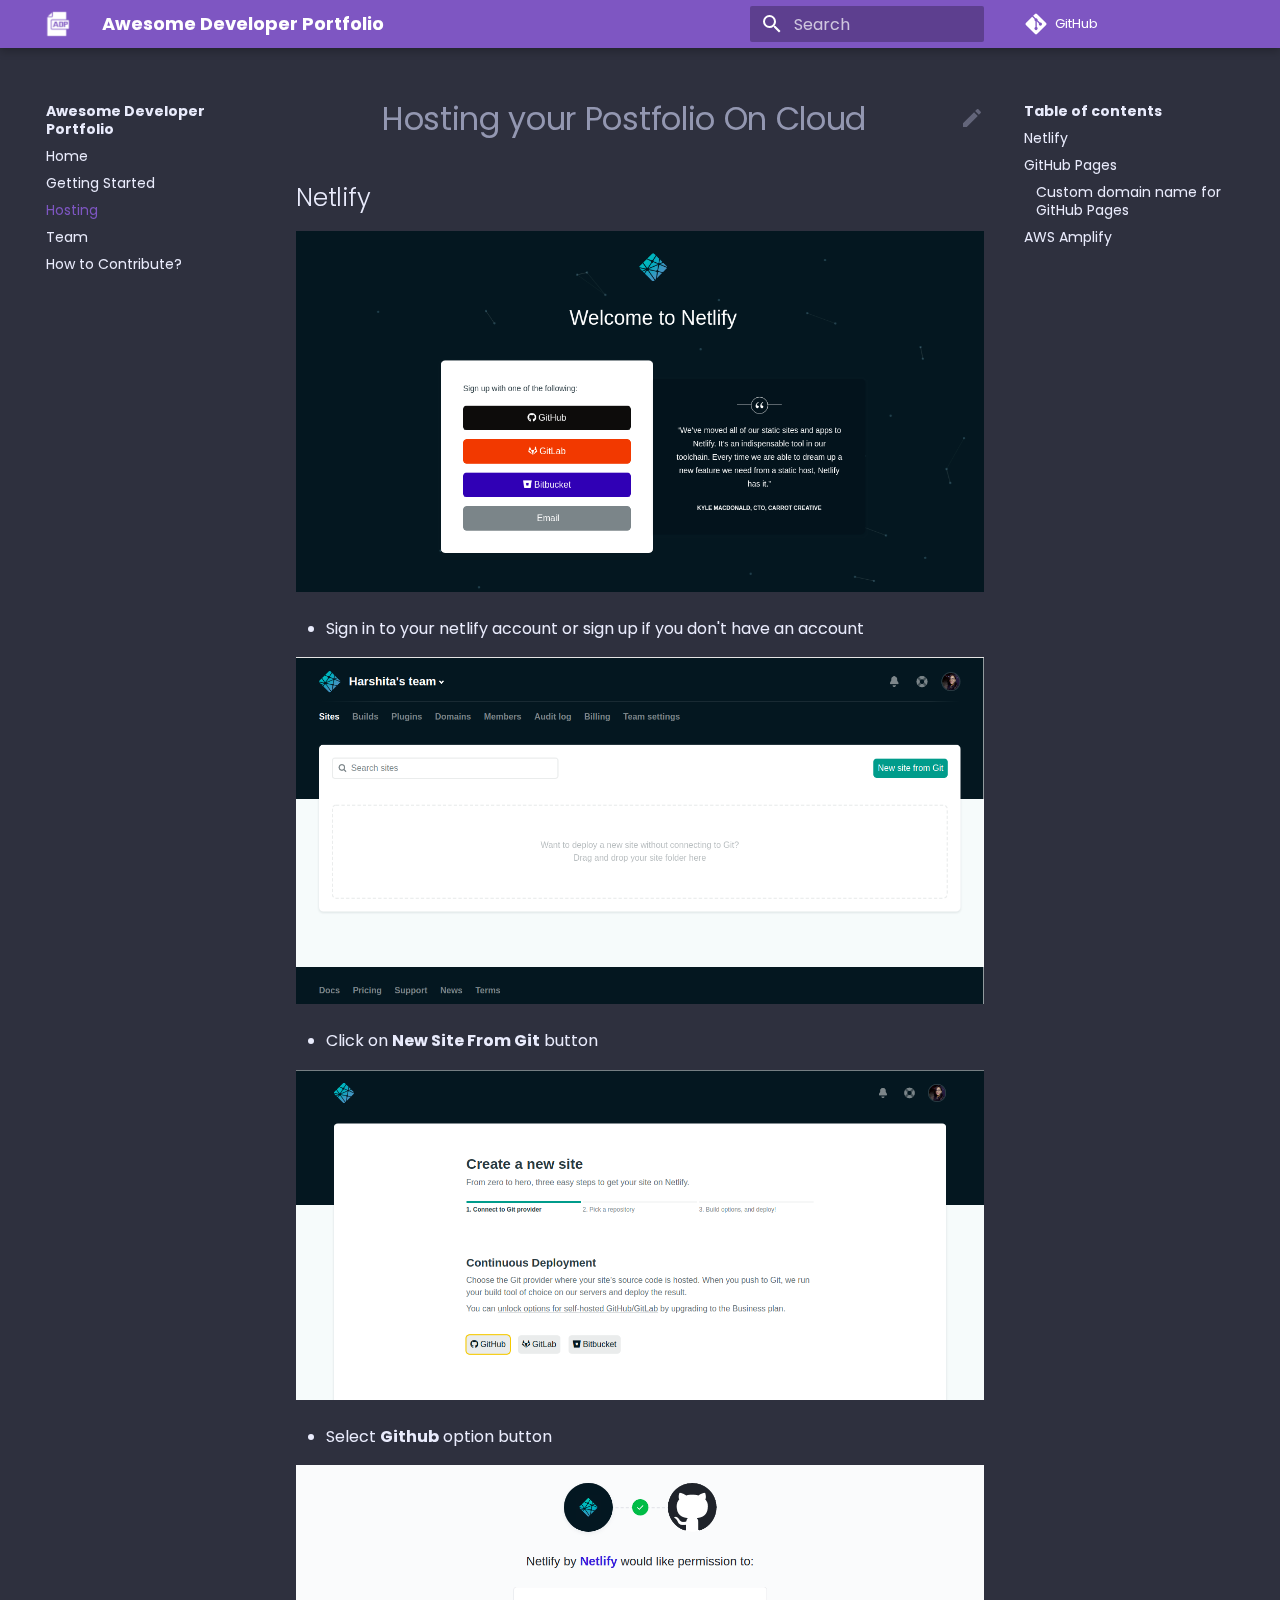
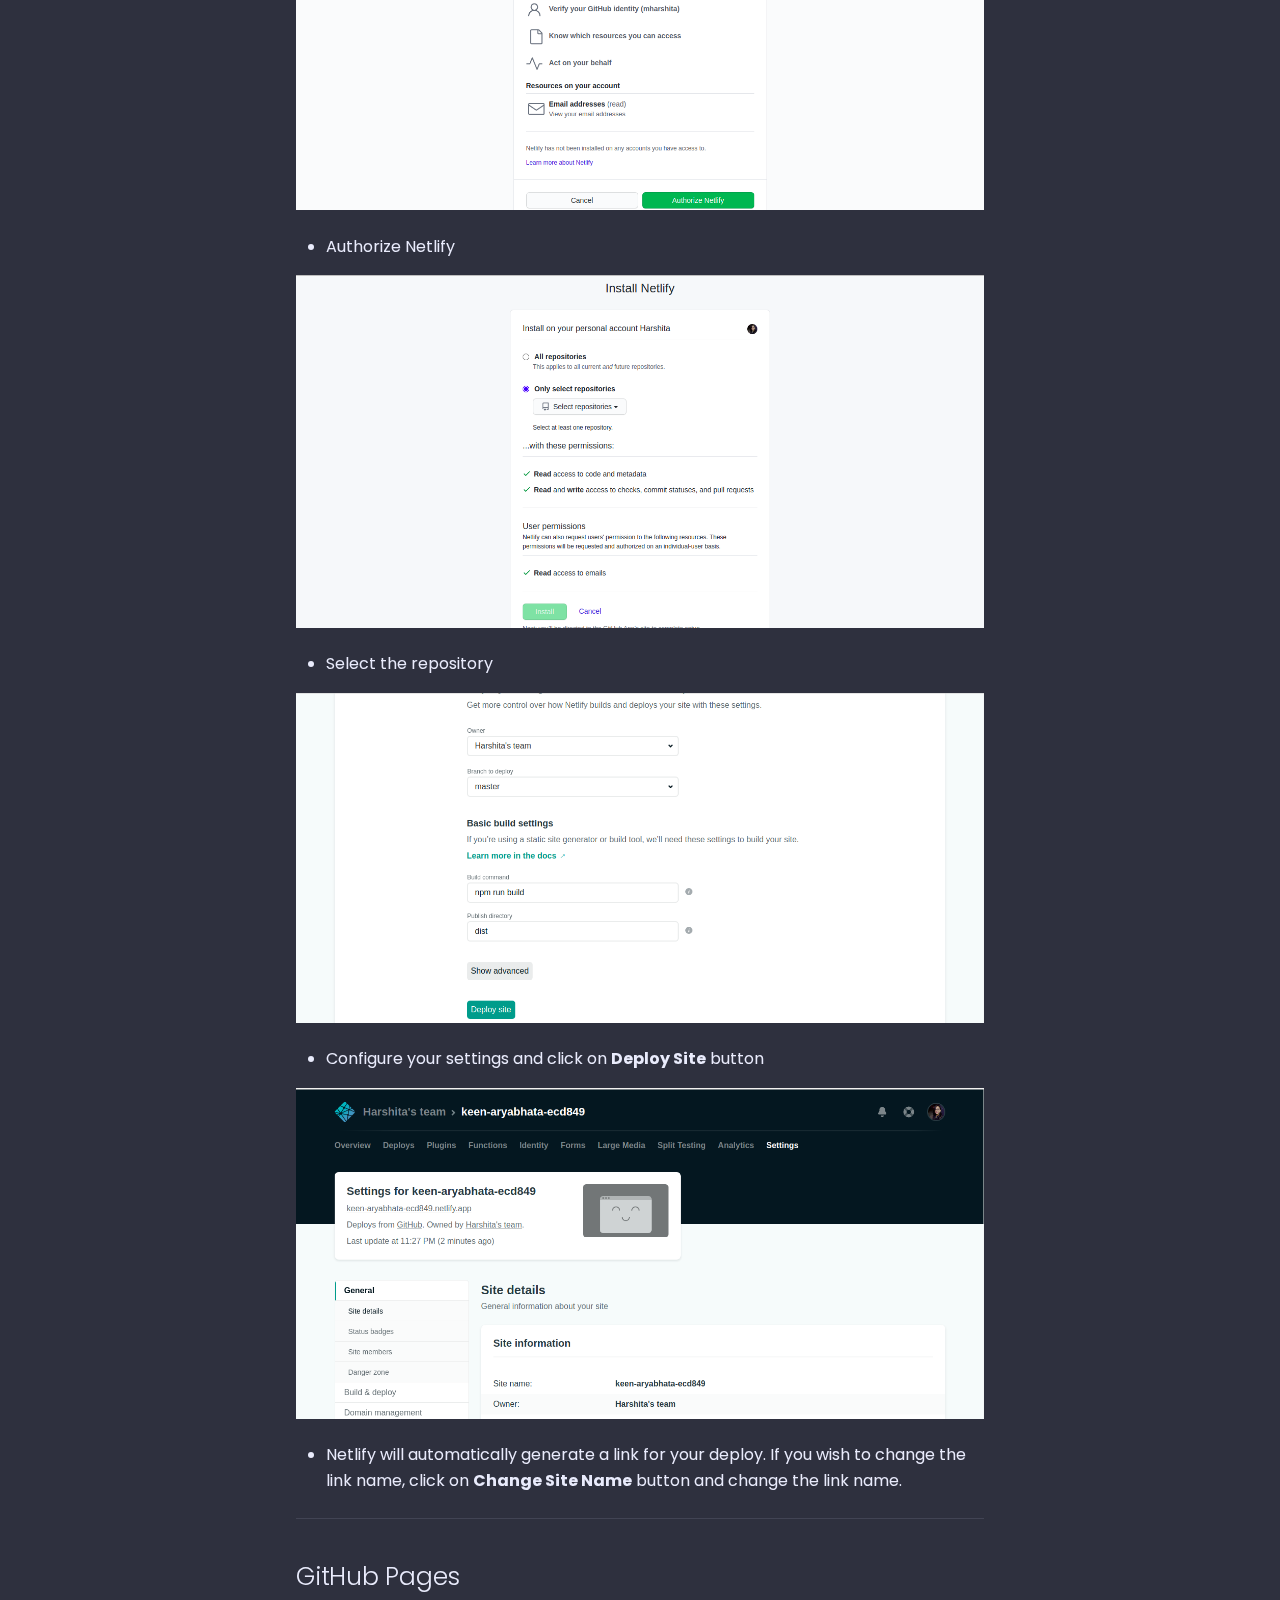
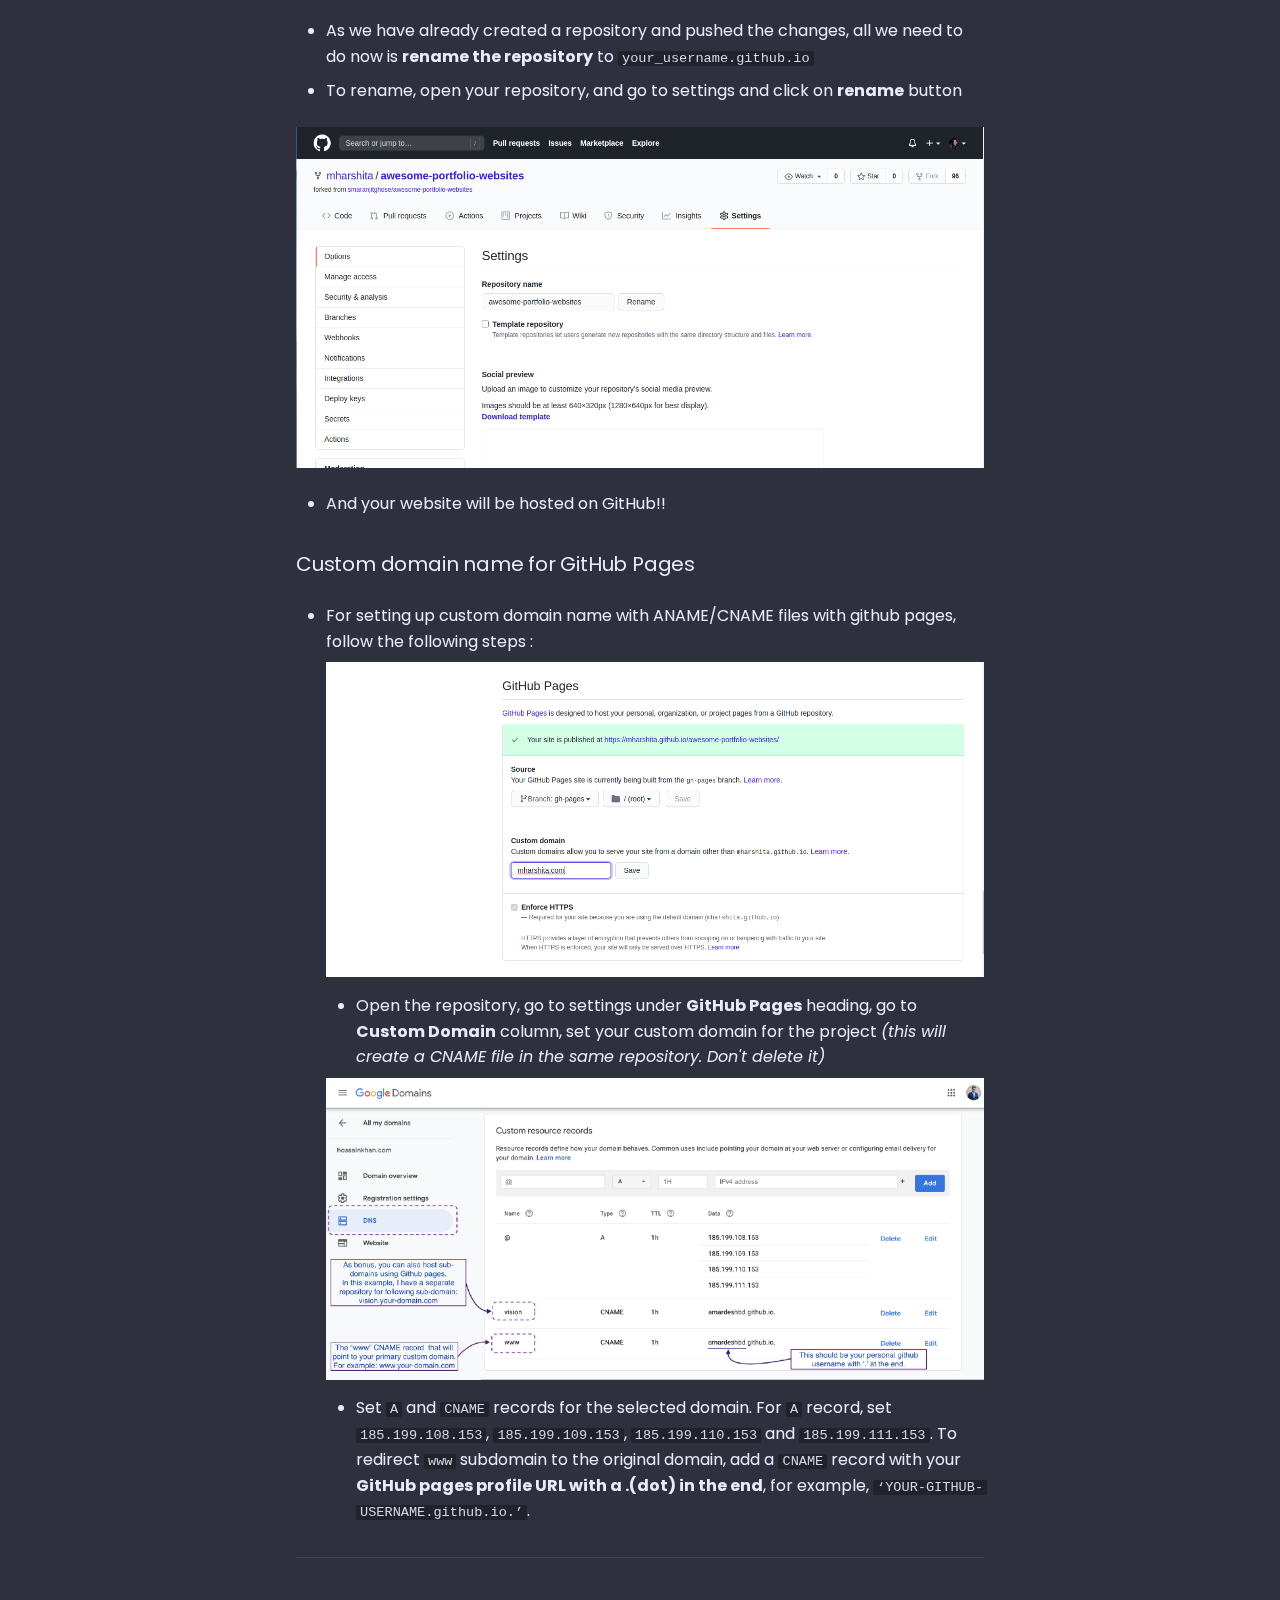
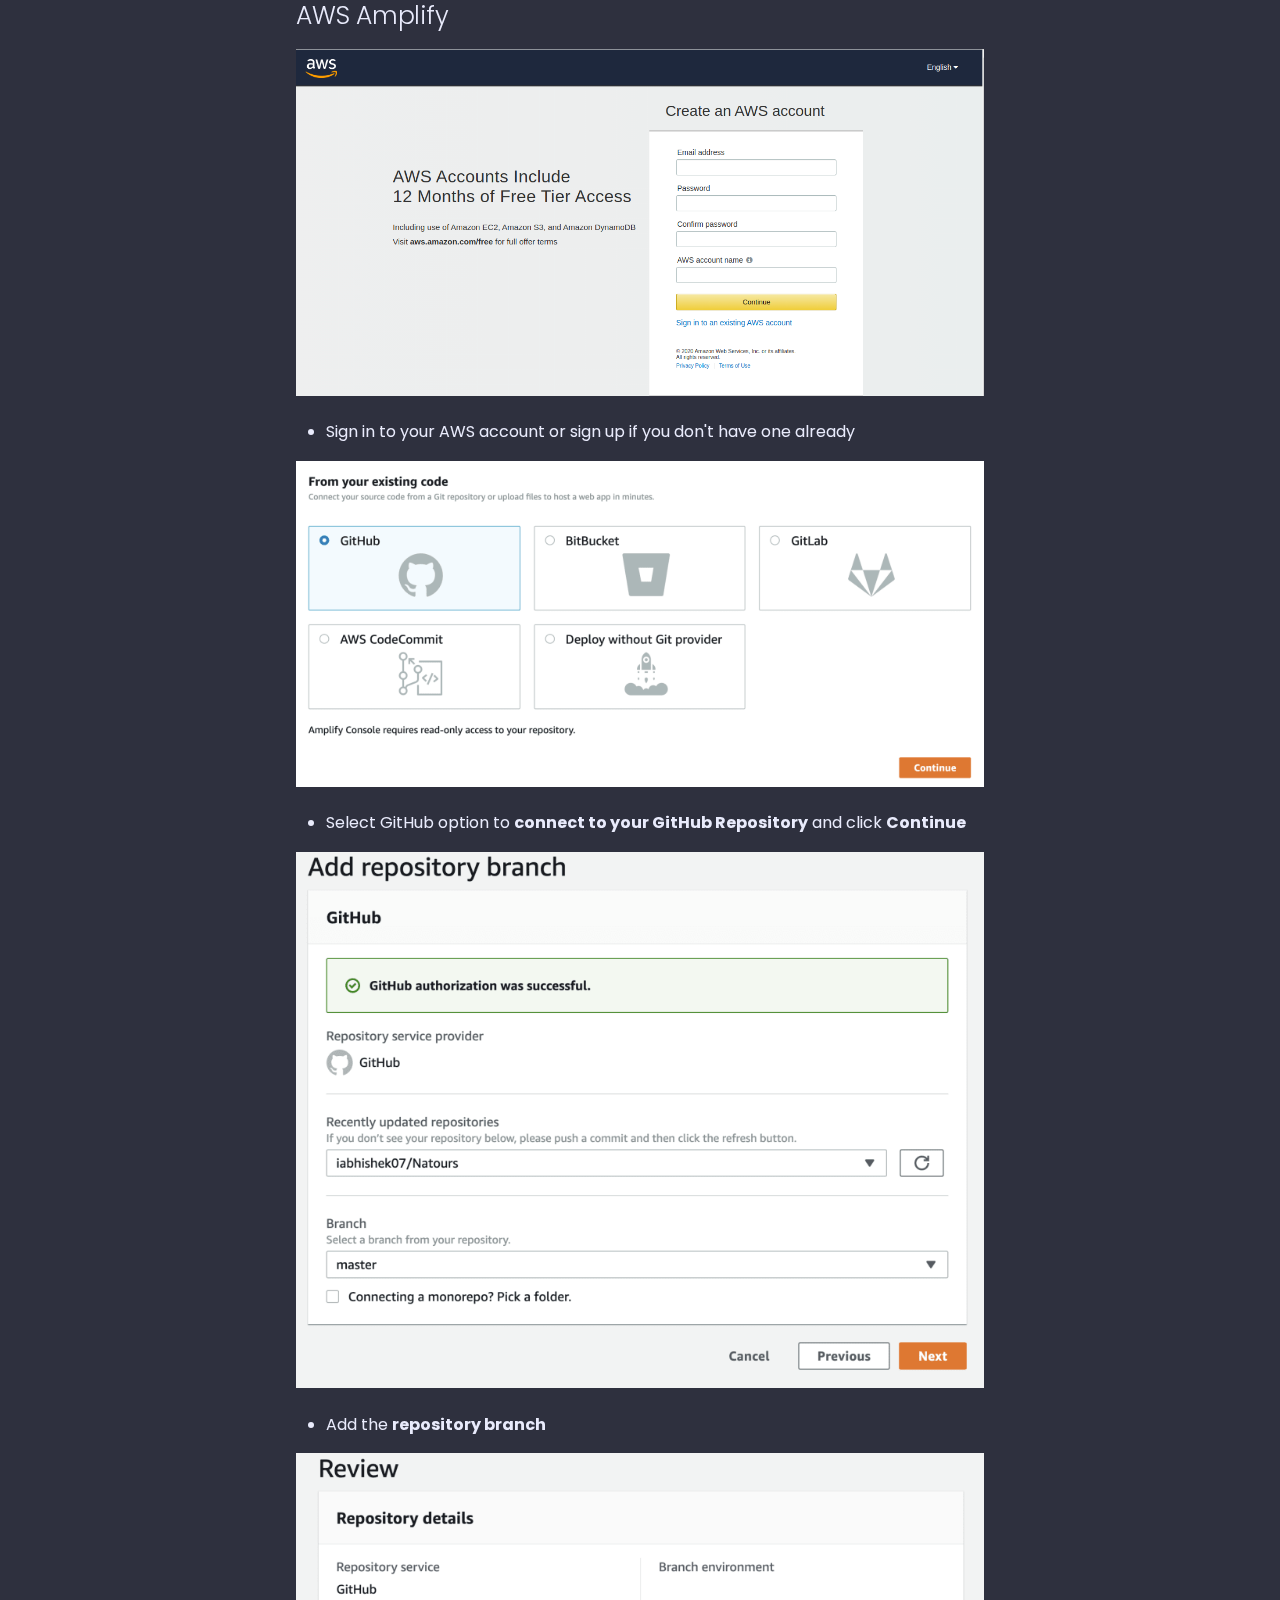
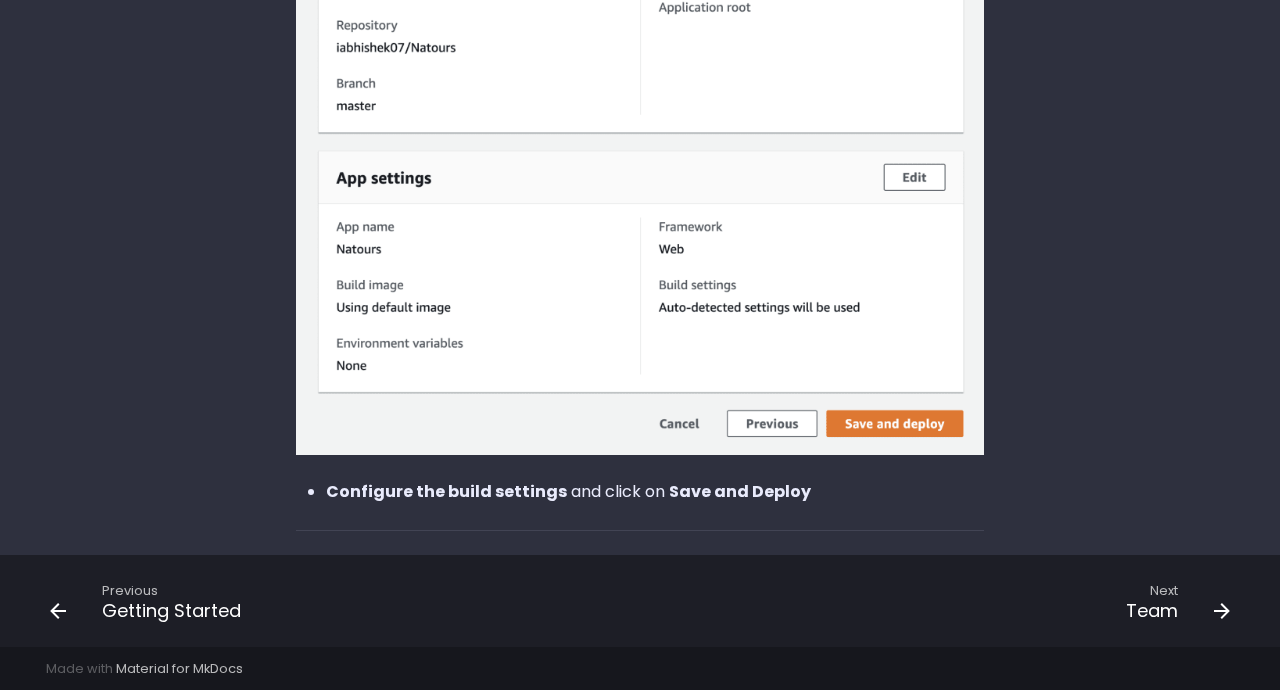
<file: hosting/index.html>
<!doctype html>
<html lang="en" class="no-js">
  <head>
    
      <meta charset="utf-8">
      <meta name="viewport" content="width=device-width,initial-scale=1">
      
      
      
      <link rel="icon" href="../images/icons/logo.png">
      <meta name="generator" content="mkdocs-1.2.3, mkdocs-material-8.2.1">
    
    
      
        <title>Hosting - Awesome Developer Portfolio</title>
      
    
    
      <link rel="stylesheet" href="../assets/stylesheets/main.e8d9bf0c.min.css">
      
        
        <link rel="stylesheet" href="../assets/stylesheets/palette.e6a45f82.min.css">
        
          
          
          <meta name="theme-color" content="#7e56c2">
        
      
    
    
    
      
        
        <link rel="preconnect" href="https://fonts.gstatic.com" crossorigin>
        <link rel="stylesheet" href="https://fonts.googleapis.com/css?family=Poppins:300,400,400i,700%7C&display=fallback">
        <style>:root{--md-text-font:"Poppins";--md-code-font:""}</style>
      
    
    
    <script>__md_scope=new URL("..",location),__md_get=(e,_=localStorage,t=__md_scope)=>JSON.parse(_.getItem(t.pathname+"."+e)),__md_set=(e,_,t=localStorage,a=__md_scope)=>{try{t.setItem(a.pathname+"."+e,JSON.stringify(_))}catch(e){}}</script>
    
      

    
    
  </head>
  
  
    
    
    
    
    
    <body dir="ltr" data-md-color-scheme="slate" data-md-color-primary="deep-purple" data-md-color-accent="">
  
    
    
    <input class="md-toggle" data-md-toggle="drawer" type="checkbox" id="__drawer" autocomplete="off">
    <input class="md-toggle" data-md-toggle="search" type="checkbox" id="__search" autocomplete="off">
    <label class="md-overlay" for="__drawer"></label>
    <div data-md-component="skip">
      
        
        <a href="#hosting-your-postfolio-on-cloud" class="md-skip">
          Skip to content
        </a>
      
    </div>
    <div data-md-component="announce">
      
    </div>
    
    
      

<header class="md-header" data-md-component="header">
  <nav class="md-header__inner md-grid" aria-label="Header">
    <a href=".." title="Awesome Developer Portfolio" class="md-header__button md-logo" aria-label="Awesome Developer Portfolio" data-md-component="logo">
      
  <img src="../images/icons/logo.png" alt="logo">

    </a>
    <label class="md-header__button md-icon" for="__drawer">
      <svg xmlns="http://www.w3.org/2000/svg" viewBox="0 0 24 24"><path d="M3 6h18v2H3V6m0 5h18v2H3v-2m0 5h18v2H3v-2z"/></svg>
    </label>
    <div class="md-header__title" data-md-component="header-title">
      <div class="md-header__ellipsis">
        <div class="md-header__topic">
          <span class="md-ellipsis">
            Awesome Developer Portfolio
          </span>
        </div>
        <div class="md-header__topic" data-md-component="header-topic">
          <span class="md-ellipsis">
            
              Hosting
            
          </span>
        </div>
      </div>
    </div>
    
    
    
      <label class="md-header__button md-icon" for="__search">
        <svg xmlns="http://www.w3.org/2000/svg" viewBox="0 0 24 24"><path d="M9.5 3A6.5 6.5 0 0 1 16 9.5c0 1.61-.59 3.09-1.56 4.23l.27.27h.79l5 5-1.5 1.5-5-5v-.79l-.27-.27A6.516 6.516 0 0 1 9.5 16 6.5 6.5 0 0 1 3 9.5 6.5 6.5 0 0 1 9.5 3m0 2C7 5 5 7 5 9.5S7 14 9.5 14 14 12 14 9.5 12 5 9.5 5z"/></svg>
      </label>
      <div class="md-search" data-md-component="search" role="dialog">
  <label class="md-search__overlay" for="__search"></label>
  <div class="md-search__inner" role="search">
    <form class="md-search__form" name="search">
      <input type="text" class="md-search__input" name="query" aria-label="Search" placeholder="Search" autocapitalize="off" autocorrect="off" autocomplete="off" spellcheck="false" data-md-component="search-query" required>
      <label class="md-search__icon md-icon" for="__search">
        <svg xmlns="http://www.w3.org/2000/svg" viewBox="0 0 24 24"><path d="M9.5 3A6.5 6.5 0 0 1 16 9.5c0 1.61-.59 3.09-1.56 4.23l.27.27h.79l5 5-1.5 1.5-5-5v-.79l-.27-.27A6.516 6.516 0 0 1 9.5 16 6.5 6.5 0 0 1 3 9.5 6.5 6.5 0 0 1 9.5 3m0 2C7 5 5 7 5 9.5S7 14 9.5 14 14 12 14 9.5 12 5 9.5 5z"/></svg>
        <svg xmlns="http://www.w3.org/2000/svg" viewBox="0 0 24 24"><path d="M20 11v2H8l5.5 5.5-1.42 1.42L4.16 12l7.92-7.92L13.5 5.5 8 11h12z"/></svg>
      </label>
      <nav class="md-search__options" aria-label="Search">
        
        <button type="reset" class="md-search__icon md-icon" aria-label="Clear" tabindex="-1">
          <svg xmlns="http://www.w3.org/2000/svg" viewBox="0 0 24 24"><path d="M19 6.41 17.59 5 12 10.59 6.41 5 5 6.41 10.59 12 5 17.59 6.41 19 12 13.41 17.59 19 19 17.59 13.41 12 19 6.41z"/></svg>
        </button>
      </nav>
      
    </form>
    <div class="md-search__output">
      <div class="md-search__scrollwrap" data-md-scrollfix>
        <div class="md-search-result" data-md-component="search-result">
          <div class="md-search-result__meta">
            Initializing search
          </div>
          <ol class="md-search-result__list"></ol>
        </div>
      </div>
    </div>
  </div>
</div>
    
    
      <div class="md-header__source">
        <a href="https://github.com/smaranjitghose/awesome-portfolio-websites/" title="Go to repository" class="md-source" data-md-component="source">
  <div class="md-source__icon md-icon">
    
    <svg xmlns="http://www.w3.org/2000/svg" viewBox="0 0 448 512"><!--! Font Awesome Free 6.0.0 by @fontawesome - https://fontawesome.com License - https://fontawesome.com/license/free (Icons: CC BY 4.0, Fonts: SIL OFL 1.1, Code: MIT License) Copyright 2022 Fonticons, Inc.--><path d="M439.55 236.05 244 40.45a28.87 28.87 0 0 0-40.81 0l-40.66 40.63 51.52 51.52c27.06-9.14 52.68 16.77 43.39 43.68l49.66 49.66c34.23-11.8 61.18 31 35.47 56.69-26.49 26.49-70.21-2.87-56-37.34L240.22 199v121.85c25.3 12.54 22.26 41.85 9.08 55a34.34 34.34 0 0 1-48.55 0c-17.57-17.6-11.07-46.91 11.25-56v-123c-20.8-8.51-24.6-30.74-18.64-45L142.57 101 8.45 235.14a28.86 28.86 0 0 0 0 40.81l195.61 195.6a28.86 28.86 0 0 0 40.8 0l194.69-194.69a28.86 28.86 0 0 0 0-40.81z"/></svg>
  </div>
  <div class="md-source__repository">
    GitHub
  </div>
</a>
      </div>
    
  </nav>
  
</header>
    
    <div class="md-container" data-md-component="container">
      
      
        
          
        
      
      <main class="md-main" data-md-component="main">
        <div class="md-main__inner md-grid">
          
            
              
              <div class="md-sidebar md-sidebar--primary" data-md-component="sidebar" data-md-type="navigation" >
                <div class="md-sidebar__scrollwrap">
                  <div class="md-sidebar__inner">
                    


<nav class="md-nav md-nav--primary" aria-label="Navigation" data-md-level="0">
  <label class="md-nav__title" for="__drawer">
    <a href=".." title="Awesome Developer Portfolio" class="md-nav__button md-logo" aria-label="Awesome Developer Portfolio" data-md-component="logo">
      
  <img src="../images/icons/logo.png" alt="logo">

    </a>
    Awesome Developer Portfolio
  </label>
  
    <div class="md-nav__source">
      <a href="https://github.com/smaranjitghose/awesome-portfolio-websites/" title="Go to repository" class="md-source" data-md-component="source">
  <div class="md-source__icon md-icon">
    
    <svg xmlns="http://www.w3.org/2000/svg" viewBox="0 0 448 512"><!--! Font Awesome Free 6.0.0 by @fontawesome - https://fontawesome.com License - https://fontawesome.com/license/free (Icons: CC BY 4.0, Fonts: SIL OFL 1.1, Code: MIT License) Copyright 2022 Fonticons, Inc.--><path d="M439.55 236.05 244 40.45a28.87 28.87 0 0 0-40.81 0l-40.66 40.63 51.52 51.52c27.06-9.14 52.68 16.77 43.39 43.68l49.66 49.66c34.23-11.8 61.18 31 35.47 56.69-26.49 26.49-70.21-2.87-56-37.34L240.22 199v121.85c25.3 12.54 22.26 41.85 9.08 55a34.34 34.34 0 0 1-48.55 0c-17.57-17.6-11.07-46.91 11.25-56v-123c-20.8-8.51-24.6-30.74-18.64-45L142.57 101 8.45 235.14a28.86 28.86 0 0 0 0 40.81l195.61 195.6a28.86 28.86 0 0 0 40.8 0l194.69-194.69a28.86 28.86 0 0 0 0-40.81z"/></svg>
  </div>
  <div class="md-source__repository">
    GitHub
  </div>
</a>
    </div>
  
  <ul class="md-nav__list" data-md-scrollfix>
    
      
      
      

  
  
  
    <li class="md-nav__item">
      <a href=".." class="md-nav__link">
        Home
      </a>
    </li>
  

    
      
      
      

  
  
  
    <li class="md-nav__item">
      <a href="../gs/" class="md-nav__link">
        Getting Started
      </a>
    </li>
  

    
      
      
      

  
  
    
  
  
    <li class="md-nav__item md-nav__item--active">
      
      <input class="md-nav__toggle md-toggle" data-md-toggle="toc" type="checkbox" id="__toc">
      
      
        
      
      
        <label class="md-nav__link md-nav__link--active" for="__toc">
          Hosting
          <span class="md-nav__icon md-icon"></span>
        </label>
      
      <a href="./" class="md-nav__link md-nav__link--active">
        Hosting
      </a>
      
        

<nav class="md-nav md-nav--secondary" aria-label="Table of contents">
  
  
  
    
  
  
    <label class="md-nav__title" for="__toc">
      <span class="md-nav__icon md-icon"></span>
      Table of contents
    </label>
    <ul class="md-nav__list" data-md-component="toc" data-md-scrollfix>
      
        <li class="md-nav__item">
  <a href="#netlify" class="md-nav__link">
    Netlify
  </a>
  
</li>
      
        <li class="md-nav__item">
  <a href="#github-pages" class="md-nav__link">
    GitHub Pages
  </a>
  
    <nav class="md-nav" aria-label="GitHub Pages">
      <ul class="md-nav__list">
        
          <li class="md-nav__item">
  <a href="#custom-domain-name-for-github-pages" class="md-nav__link">
    Custom domain name for GitHub Pages
  </a>
  
</li>
        
      </ul>
    </nav>
  
</li>
      
        <li class="md-nav__item">
  <a href="#aws-amplify" class="md-nav__link">
    AWS Amplify
  </a>
  
</li>
      
    </ul>
  
</nav>
      
    </li>
  

    
      
      
      

  
  
  
    <li class="md-nav__item">
      <a href="../team/" class="md-nav__link">
        Team
      </a>
    </li>
  

    
      
      
      

  
  
  
    <li class="md-nav__item">
      <a href="../Contribution/" class="md-nav__link">
        How to Contribute?
      </a>
    </li>
  

    
  </ul>
</nav>
                  </div>
                </div>
              </div>
            
            
              
              <div class="md-sidebar md-sidebar--secondary" data-md-component="sidebar" data-md-type="toc" >
                <div class="md-sidebar__scrollwrap">
                  <div class="md-sidebar__inner">
                    

<nav class="md-nav md-nav--secondary" aria-label="Table of contents">
  
  
  
    
  
  
    <label class="md-nav__title" for="__toc">
      <span class="md-nav__icon md-icon"></span>
      Table of contents
    </label>
    <ul class="md-nav__list" data-md-component="toc" data-md-scrollfix>
      
        <li class="md-nav__item">
  <a href="#netlify" class="md-nav__link">
    Netlify
  </a>
  
</li>
      
        <li class="md-nav__item">
  <a href="#github-pages" class="md-nav__link">
    GitHub Pages
  </a>
  
    <nav class="md-nav" aria-label="GitHub Pages">
      <ul class="md-nav__list">
        
          <li class="md-nav__item">
  <a href="#custom-domain-name-for-github-pages" class="md-nav__link">
    Custom domain name for GitHub Pages
  </a>
  
</li>
        
      </ul>
    </nav>
  
</li>
      
        <li class="md-nav__item">
  <a href="#aws-amplify" class="md-nav__link">
    AWS Amplify
  </a>
  
</li>
      
    </ul>
  
</nav>
                  </div>
                </div>
              </div>
            
          
          <div class="md-content" data-md-component="content">
            <article class="md-content__inner md-typeset">
              
                
<a href="https://github.com/smaranjitghose/awesome-portfolio-websites/edit/master/docs/hosting.md" title="Edit this page" class="md-content__button md-icon">
  <svg xmlns="http://www.w3.org/2000/svg" viewBox="0 0 24 24"><path d="M20.71 7.04c.39-.39.39-1.04 0-1.41l-2.34-2.34c-.37-.39-1.02-.39-1.41 0l-1.84 1.83 3.75 3.75M3 17.25V21h3.75L17.81 9.93l-3.75-3.75L3 17.25z"/></svg>
</a>



<h1 id="hosting-your-postfolio-on-cloud" style="text-align: center"><strong>Hosting your Postfolio On Cloud</strong></h1>
<h2 id="netlify">Netlify</h2>
<p><img alt="netlify1" src="../images/hosting/netlify.png" /></p>
<ul>
<li>Sign in to your netlify account or sign up if you don't have an account</li>
</ul>
<p><img alt="netlify2" src="../images/hosting/netlify-pg2.png" /></p>
<ul>
<li>Click on <strong>New Site From Git</strong> button</li>
</ul>
<p><img alt="netlify3" src="../images/hosting/netlify-pg3.png" /></p>
<ul>
<li>Select <strong>Github</strong> option button</li>
</ul>
<p><img alt="netlify4" src="../images/hosting/netlify-pg4.png" /></p>
<ul>
<li>Authorize Netlify</li>
</ul>
<p><img alt="netlify5" src="../images/hosting/netlify-pg5.png" /></p>
<ul>
<li>Select the repository</li>
</ul>
<p><img alt="netlify6" src="../images/hosting/netlify-pg6.png" /></p>
<ul>
<li>Configure your settings and click on <strong>Deploy Site</strong> button</li>
</ul>
<p><img alt="netlify7" src="../images/hosting/netlify-pg7.png" /></p>
<ul>
<li>Netlify will automatically generate a link for your deploy. If you wish to change the link name, click on <strong>Change Site Name</strong> button and change the link name.</li>
</ul>
<hr />
<h2 id="github-pages">GitHub Pages</h2>
<ul>
<li>
<p>As we have already created a repository and pushed the changes, all we need to do now is <strong>rename the repository</strong> to <code>your_username.github.io</code></p>
</li>
<li>
<p>To rename, open your repository, and go to settings and click on <strong>rename</strong> button</p>
</li>
</ul>
<p><img alt="github-pages" src="../images/hosting/github-pages.png" /></p>
<ul>
<li>And your website will be hosted on GitHub!!</li>
</ul>
<h3 id="custom-domain-name-for-github-pages">Custom domain name for GitHub Pages</h3>
<ul>
<li>
<p>For setting up custom domain name with ANAME/CNAME files with github pages, follow the following steps :</p>
<p><img alt="cname1" src="../images/hosting/cname1.png" /></p>
<ul>
<li>Open the repository, go to settings under <strong>GitHub Pages</strong> heading, go to <strong>Custom Domain</strong> column, set your custom domain for the project <em>(this will create a CNAME file in the same repository. Don't delete it)</em></li>
</ul>
<p><img alt="cname2" src="../images/hosting/cname2.png" /></p>
<ul>
<li>Set <code>A</code> and <code>CNAME</code> records for the selected domain. For <code>A</code> record, set <code>185.199.108.153</code>, <code>185.199.109.153</code>, <code>185.199.110.153</code> and <code>185.199.111.153</code>. To redirect <code>www</code> subdomain to the original domain, add a <code>CNAME</code> record with your <strong>GitHub pages profile URL with a .(dot) in the end</strong>, for example, <code>‘YOUR-GITHUB-USERNAME.github.io.’</code>.</li>
</ul>
</li>
</ul>
<hr />
<h2 id="aws-amplify">AWS Amplify</h2>
<p><img alt="aws1" src="../images/hosting/aws.png" /></p>
<ul>
<li>Sign in to your AWS account or sign up if you don't have one already</li>
</ul>
<p><img alt="aws2" src="../images/hosting/aws2.png" /></p>
<ul>
<li>Select GitHub option to <strong>connect to your GitHub Repository</strong> and click <strong>Continue</strong></li>
</ul>
<p><img alt="aws3" src="../images/hosting/aws3.png" /></p>
<ul>
<li>Add the <strong>repository branch</strong></li>
</ul>
<p><img alt="aws4" src="../images/hosting/aws4.png" /></p>
<ul>
<li><strong>Configure the build settings</strong> and click on <strong>Save and Deploy</strong></li>
</ul>
<hr />

              
            </article>
          </div>
        </div>
        
      </main>
      
        <footer class="md-footer">
  
    <nav class="md-footer__inner md-grid" aria-label="Footer">
      
        
        <a href="../gs/" class="md-footer__link md-footer__link--prev" aria-label="Previous: Getting Started" rel="prev">
          <div class="md-footer__button md-icon">
            <svg xmlns="http://www.w3.org/2000/svg" viewBox="0 0 24 24"><path d="M20 11v2H8l5.5 5.5-1.42 1.42L4.16 12l7.92-7.92L13.5 5.5 8 11h12z"/></svg>
          </div>
          <div class="md-footer__title">
            <div class="md-ellipsis">
              <span class="md-footer__direction">
                Previous
              </span>
              Getting Started
            </div>
          </div>
        </a>
      
      
        
        <a href="../team/" class="md-footer__link md-footer__link--next" aria-label="Next: Team" rel="next">
          <div class="md-footer__title">
            <div class="md-ellipsis">
              <span class="md-footer__direction">
                Next
              </span>
              Team
            </div>
          </div>
          <div class="md-footer__button md-icon">
            <svg xmlns="http://www.w3.org/2000/svg" viewBox="0 0 24 24"><path d="M4 11v2h12l-5.5 5.5 1.42 1.42L19.84 12l-7.92-7.92L10.5 5.5 16 11H4z"/></svg>
          </div>
        </a>
      
    </nav>
  
  <div class="md-footer-meta md-typeset">
    <div class="md-footer-meta__inner md-grid">
      <div class="md-copyright">
  
  
    Made with
    <a href="https://squidfunk.github.io/mkdocs-material/" target="_blank" rel="noopener">
      Material for MkDocs
    </a>
  
</div>
      
    </div>
  </div>
</footer>
      
    </div>
    <div class="md-dialog" data-md-component="dialog">
      <div class="md-dialog__inner md-typeset"></div>
    </div>
    <script id="__config" type="application/json">{"base": "..", "features": ["navigation.expand", "searcn.highlight"], "translations": {"clipboard.copy": "Copy to clipboard", "clipboard.copied": "Copied to clipboard", "search.config.lang": "en", "search.config.pipeline": "trimmer, stopWordFilter", "search.config.separator": "[\\s\\-]+", "search.placeholder": "Search", "search.result.placeholder": "Type to start searching", "search.result.none": "No matching documents", "search.result.one": "1 matching document", "search.result.other": "# matching documents", "search.result.more.one": "1 more on this page", "search.result.more.other": "# more on this page", "search.result.term.missing": "Missing", "select.version.title": "Select version"}, "search": "../assets/javascripts/workers/search.bd0b6b67.min.js"}</script>
    
    
      <script src="../assets/javascripts/bundle.8aa65030.min.js"></script>
      
    
  </body>
</html>
</file>
<file: assets/stylesheets/main.e8d9bf0c.min.css>
@charset "UTF-8";html{-webkit-text-size-adjust:none;-moz-text-size-adjust:none;-ms-text-size-adjust:none;text-size-adjust:none;box-sizing:border-box}*,:after,:before{box-sizing:inherit}@media (prefers-reduced-motion){*,:after,:before{transition:none!important}}body{margin:0}a,button,input,label{-webkit-tap-highlight-color:transparent}a{color:inherit;text-decoration:none}hr{border:0;box-sizing:content-box;display:block;height:.05rem;overflow:visible;padding:0}small{font-size:80%}sub,sup{line-height:1em}img{border-style:none}table{border-collapse:separate;border-spacing:0}td,th{font-weight:400;vertical-align:top}button{background:transparent;border:0;font-family:inherit;font-size:inherit;margin:0;padding:0}input{border:0;outline:none}:root{--md-default-fg-color:rgba(0,0,0,.87);--md-default-fg-color--light:rgba(0,0,0,.54);--md-default-fg-color--lighter:rgba(0,0,0,.32);--md-default-fg-color--lightest:rgba(0,0,0,.07);--md-default-bg-color:#fff;--md-default-bg-color--light:hsla(0,0%,100%,.7);--md-default-bg-color--lighter:hsla(0,0%,100%,.3);--md-default-bg-color--lightest:hsla(0,0%,100%,.12);--md-primary-fg-color:#4051b5;--md-primary-fg-color--light:#5d6cc0;--md-primary-fg-color--dark:#303fa1;--md-primary-bg-color:#fff;--md-primary-bg-color--light:hsla(0,0%,100%,.7);--md-accent-fg-color:#526cfe;--md-accent-fg-color--transparent:rgba(82,108,254,.1);--md-accent-bg-color:#fff;--md-accent-bg-color--light:hsla(0,0%,100%,.7);--md-shadow-z1:0 0.2rem 0.5rem rgba(0,0,0,.05),0 0 0.05rem rgba(0,0,0,.1);--md-shadow-z2:0 0.2rem 0.5rem rgba(0,0,0,.1),0 0 0.05rem rgba(0,0,0,.25);--md-shadow-z3:0 0.2rem 0.5rem rgba(0,0,0,.2),0 0 0.05rem rgba(0,0,0,.35)}:root>*{--md-code-fg-color:#36464e;--md-code-bg-color:#f5f5f5;--md-code-hl-color:rgba(255,255,0,.5);--md-code-hl-number-color:#d52a2a;--md-code-hl-special-color:#db1457;--md-code-hl-function-color:#a846b9;--md-code-hl-constant-color:#6e59d9;--md-code-hl-keyword-color:#3f6ec6;--md-code-hl-string-color:#1c7d4d;--md-code-hl-name-color:var(--md-code-fg-color);--md-code-hl-operator-color:var(--md-default-fg-color--light);--md-code-hl-punctuation-color:var(--md-default-fg-color--light);--md-code-hl-comment-color:var(--md-default-fg-color--light);--md-code-hl-generic-color:var(--md-default-fg-color--light);--md-code-hl-variable-color:var(--md-default-fg-color--light);--md-typeset-color:var(--md-default-fg-color);--md-typeset-a-color:var(--md-primary-fg-color);--md-typeset-mark-color:rgba(255,255,0,.5);--md-typeset-del-color:rgba(245,80,61,.15);--md-typeset-ins-color:rgba(11,213,112,.15);--md-typeset-kbd-color:#fafafa;--md-typeset-kbd-accent-color:#fff;--md-typeset-kbd-border-color:#b8b8b8;--md-typeset-table-color:rgba(0,0,0,.12);--md-admonition-fg-color:var(--md-default-fg-color);--md-admonition-bg-color:var(--md-default-bg-color);--md-footer-fg-color:#fff;--md-footer-fg-color--light:hsla(0,0%,100%,.7);--md-footer-fg-color--lighter:hsla(0,0%,100%,.3);--md-footer-bg-color:rgba(0,0,0,.87);--md-footer-bg-color--dark:rgba(0,0,0,.32)}.md-icon svg{fill:currentcolor;display:block;height:1.2rem;width:1.2rem}body{-webkit-font-smoothing:antialiased;-moz-osx-font-smoothing:grayscale;--md-text-font-family:var(--md-text-font,_),-apple-system,BlinkMacSystemFont,Helvetica,Arial,sans-serif;--md-code-font-family:var(--md-code-font,_),SFMono-Regular,Consolas,Menlo,monospace}body,input{font-feature-settings:"kern","liga";font-family:var(--md-text-font-family)}body,code,input,kbd,pre{color:var(--md-typeset-color)}code,kbd,pre{font-feature-settings:"kern";font-family:var(--md-code-font-family)}:root{--md-typeset-table-sort-icon:url('data:image/svg+xml;charset=utf-8,<svg xmlns="http://www.w3.org/2000/svg" viewBox="0 0 24 24"><path d="m18 21-4-4h3V7h-3l4-4 4 4h-3v10h3M2 19v-2h10v2M2 13v-2h7v2M2 7V5h4v2H2z"/></svg>');--md-typeset-table-sort-icon--asc:url('data:image/svg+xml;charset=utf-8,<svg xmlns="http://www.w3.org/2000/svg" viewBox="0 0 24 24"><path d="M19 17h3l-4 4-4-4h3V3h2M2 17h10v2H2M6 5v2H2V5m0 6h7v2H2v-2z"/></svg>');--md-typeset-table-sort-icon--desc:url('data:image/svg+xml;charset=utf-8,<svg xmlns="http://www.w3.org/2000/svg" viewBox="0 0 24 24"><path d="M19 7h3l-4-4-4 4h3v14h2M2 17h10v2H2M6 5v2H2V5m0 6h7v2H2v-2z"/></svg>')}.md-typeset{-webkit-print-color-adjust:exact;color-adjust:exact;font-size:.8rem;line-height:1.6}@media print{.md-typeset{font-size:.68rem}}.md-typeset blockquote,.md-typeset dl,.md-typeset figure,.md-typeset ol,.md-typeset pre,.md-typeset ul{margin-bottom:1em;margin-top:1em}.md-typeset h1{color:var(--md-default-fg-color--light);font-size:2em;line-height:1.3;margin:0 0 1.25em}.md-typeset h1,.md-typeset h2{font-weight:300;letter-spacing:-.01em}.md-typeset h2{font-size:1.5625em;line-height:1.4;margin:1.6em 0 .64em}.md-typeset h3{font-size:1.25em;font-weight:400;letter-spacing:-.01em;line-height:1.5;margin:1.6em 0 .8em}.md-typeset h2+h3{margin-top:.8em}.md-typeset h4{font-weight:700;letter-spacing:-.01em;margin:1em 0}.md-typeset h5,.md-typeset h6{color:var(--md-default-fg-color--light);font-size:.8em;font-weight:700;letter-spacing:-.01em;margin:1.25em 0}.md-typeset h5{text-transform:uppercase}.md-typeset hr{border-bottom:.05rem solid var(--md-default-fg-color--lightest);display:flow-root;margin:1.5em 0}.md-typeset a{color:var(--md-typeset-a-color);word-break:break-word}.md-typeset a,.md-typeset a:before{transition:color 125ms}.md-typeset a:focus,.md-typeset a:hover{color:var(--md-accent-fg-color)}.md-typeset a.focus-visible{outline-color:var(--md-accent-fg-color);outline-offset:.2rem}.md-typeset code,.md-typeset kbd,.md-typeset pre{color:var(--md-code-fg-color);direction:ltr}@media print{.md-typeset code,.md-typeset kbd,.md-typeset pre{white-space:pre-wrap}}.md-typeset code{background-color:var(--md-code-bg-color);border-radius:.1rem;-webkit-box-decoration-break:clone;box-decoration-break:clone;font-size:.85em;padding:0 .2941176471em;word-break:break-word}.md-typeset code:not(.focus-visible){-webkit-tap-highlight-color:transparent;outline:none}.md-typeset a code{color:currentcolor}.md-typeset pre{display:flow-root;line-height:1.4;position:relative}.md-typeset pre>code{-webkit-box-decoration-break:slice;box-decoration-break:slice;box-shadow:none;display:block;margin:0;outline-color:var(--md-accent-fg-color);overflow:auto;padding:.7720588235em 1.1764705882em;scrollbar-color:var(--md-default-fg-color--lighter) transparent;scrollbar-width:thin;touch-action:auto;word-break:normal}.md-typeset pre>code:hover{scrollbar-color:var(--md-accent-fg-color) transparent}.md-typeset pre>code::-webkit-scrollbar{height:.2rem;width:.2rem}.md-typeset pre>code::-webkit-scrollbar-thumb{background-color:var(--md-default-fg-color--lighter)}.md-typeset pre>code::-webkit-scrollbar-thumb:hover{background-color:var(--md-accent-fg-color)}.md-typeset kbd{background-color:var(--md-typeset-kbd-color);border-radius:.1rem;box-shadow:0 .1rem 0 .05rem var(--md-typeset-kbd-border-color),0 .1rem 0 var(--md-typeset-kbd-border-color),0 -.1rem .2rem var(--md-typeset-kbd-accent-color) inset;color:var(--md-default-fg-color);display:inline-block;font-size:.75em;padding:0 .6666666667em;vertical-align:text-top;word-break:break-word}.md-typeset mark{background-color:var(--md-typeset-mark-color);-webkit-box-decoration-break:clone;box-decoration-break:clone;color:inherit;word-break:break-word}.md-typeset abbr{border-bottom:.05rem dotted var(--md-default-fg-color--light);cursor:help;text-decoration:none}@media (hover:none){.md-typeset abbr{position:relative}.md-typeset abbr[title]:-webkit-any(:focus,:hover):after{background-color:var(--md-default-fg-color);border-radius:.1rem;box-shadow:var(--md-shadow-z3);color:var(--md-default-bg-color);content:attr(title);display:inline-block;font-size:.7rem;margin-top:2em;max-width:80%;min-width:-webkit-max-content;min-width:max-content;padding:.2rem .3rem;position:absolute;width:auto}.md-typeset abbr[title]:-moz-any(:focus,:hover):after{background-color:var(--md-default-fg-color);border-radius:.1rem;box-shadow:var(--md-shadow-z3);color:var(--md-default-bg-color);content:attr(title);display:inline-block;font-size:.7rem;margin-top:2em;max-width:80%;min-width:-moz-max-content;min-width:max-content;padding:.2rem .3rem;position:absolute;width:auto}[dir=ltr] .md-typeset abbr[title]:-webkit-any(:focus,:hover):after{left:0}[dir=ltr] .md-typeset abbr[title]:-moz-any(:focus,:hover):after{left:0}[dir=ltr] .md-typeset abbr[title]:is(:focus,:hover):after{left:0}[dir=rtl] .md-typeset abbr[title]:-webkit-any(:focus,:hover):after{right:0}[dir=rtl] .md-typeset abbr[title]:-moz-any(:focus,:hover):after{right:0}[dir=rtl] .md-typeset abbr[title]:is(:focus,:hover):after{right:0}.md-typeset abbr[title]:is(:focus,:hover):after{background-color:var(--md-default-fg-color);border-radius:.1rem;box-shadow:var(--md-shadow-z3);color:var(--md-default-bg-color);content:attr(title);display:inline-block;font-size:.7rem;margin-top:2em;max-width:80%;min-width:-webkit-max-content;min-width:-moz-max-content;min-width:max-content;padding:.2rem .3rem;position:absolute;width:auto}}.md-typeset small{opacity:.75}[dir=ltr] .md-typeset sub,[dir=ltr] .md-typeset sup{margin-left:.078125em}[dir=rtl] .md-typeset sub,[dir=rtl] .md-typeset sup{margin-right:.078125em}[dir=ltr] .md-typeset blockquote{padding-left:.6rem}[dir=rtl] .md-typeset blockquote{padding-right:.6rem}[dir=ltr] .md-typeset blockquote{border-left:.2rem solid var(--md-default-fg-color--lighter)}[dir=rtl] .md-typeset blockquote{border-right:.2rem solid var(--md-default-fg-color--lighter)}.md-typeset blockquote{color:var(--md-default-fg-color--light);margin-left:0;margin-right:0}.md-typeset ul{list-style-type:disc}[dir=ltr] .md-typeset ol,[dir=ltr] .md-typeset ul{margin-left:.625em}[dir=rtl] .md-typeset ol,[dir=rtl] .md-typeset ul{margin-right:.625em}.md-typeset ol,.md-typeset ul{padding:0}.md-typeset ol:not([hidden]),.md-typeset ul:not([hidden]){display:flow-root}.md-typeset ol ol,.md-typeset ul ol{list-style-type:lower-alpha}.md-typeset ol ol ol,.md-typeset ul ol ol{list-style-type:lower-roman}[dir=ltr] .md-typeset ol li,[dir=ltr] .md-typeset ul li{margin-left:1.25em}[dir=rtl] .md-typeset ol li,[dir=rtl] .md-typeset ul li{margin-right:1.25em}.md-typeset ol li,.md-typeset ul li{margin-bottom:.5em}.md-typeset ol li :-webkit-any(p,blockquote),.md-typeset ul li :-webkit-any(p,blockquote){margin:.5em 0}.md-typeset ol li :-moz-any(p,blockquote),.md-typeset ul li :-moz-any(p,blockquote){margin:.5em 0}.md-typeset ol li :is(p,blockquote),.md-typeset ul li :is(p,blockquote){margin:.5em 0}.md-typeset ol li:last-child,.md-typeset ul li:last-child{margin-bottom:0}.md-typeset ol li :-webkit-any(ul,ol),.md-typeset ul li :-webkit-any(ul,ol){margin-bottom:.5em;margin-top:.5em}.md-typeset ol li :-moz-any(ul,ol),.md-typeset ul li :-moz-any(ul,ol){margin-bottom:.5em;margin-top:.5em}[dir=ltr] .md-typeset ol li :-webkit-any(ul,ol),[dir=ltr] .md-typeset ul li :-webkit-any(ul,ol){margin-left:.625em}[dir=ltr] .md-typeset ol li :-moz-any(ul,ol),[dir=ltr] .md-typeset ul li :-moz-any(ul,ol){margin-left:.625em}[dir=ltr] .md-typeset ol li :is(ul,ol),[dir=ltr] .md-typeset ul li :is(ul,ol){margin-left:.625em}[dir=rtl] .md-typeset ol li :-webkit-any(ul,ol),[dir=rtl] .md-typeset ul li :-webkit-any(ul,ol){margin-right:.625em}[dir=rtl] .md-typeset ol li :-moz-any(ul,ol),[dir=rtl] .md-typeset ul li :-moz-any(ul,ol){margin-right:.625em}[dir=rtl] .md-typeset ol li :is(ul,ol),[dir=rtl] .md-typeset ul li :is(ul,ol){margin-right:.625em}.md-typeset ol li :is(ul,ol),.md-typeset ul li :is(ul,ol){margin-bottom:.5em;margin-top:.5em}[dir=ltr] .md-typeset dd{margin-left:1.875em}[dir=rtl] .md-typeset dd{margin-right:1.875em}.md-typeset dd{margin-bottom:1.5em;margin-top:1em}.md-typeset img,.md-typeset svg{height:auto;max-width:100%}.md-typeset img[align=left],.md-typeset svg[align=left]{margin:1em 1em 1em 0}.md-typeset img[align=right],.md-typeset svg[align=right]{margin:1em 0 1em 1em}.md-typeset img[align]:only-child,.md-typeset svg[align]:only-child{margin-top:0}.md-typeset img[src$="#only-dark"]{display:none}.md-typeset figure{display:flow-root;margin:1em auto;max-width:100%;text-align:center;width:-webkit-fit-content;width:-moz-fit-content;width:fit-content}.md-typeset figure img{display:block}.md-typeset figcaption{font-style:italic;margin:1em auto;max-width:24rem}.md-typeset iframe{max-width:100%}.md-typeset table:not([class]){background-color:var(--md-default-bg-color);border:.05rem solid var(--md-typeset-table-color);border-radius:.1rem;display:inline-block;font-size:.64rem;max-width:100%;overflow:auto;touch-action:auto}@media print{.md-typeset table:not([class]){display:table}}.md-typeset table:not([class])+*{margin-top:1.5em}.md-typeset table:not([class]) :-webkit-any(th,td)>:first-child{margin-top:0}.md-typeset table:not([class]) :-moz-any(th,td)>:first-child{margin-top:0}.md-typeset table:not([class]) :is(th,td)>:first-child{margin-top:0}.md-typeset table:not([class]) :-webkit-any(th,td)>:last-child{margin-bottom:0}.md-typeset table:not([class]) :-moz-any(th,td)>:last-child{margin-bottom:0}.md-typeset table:not([class]) :is(th,td)>:last-child{margin-bottom:0}.md-typeset table:not([class]) :-webkit-any(th,td):not([align]){text-align:left}.md-typeset table:not([class]) :-moz-any(th,td):not([align]){text-align:left}.md-typeset table:not([class]) :is(th,td):not([align]){text-align:left}[dir=rtl] .md-typeset table:not([class]) :-webkit-any(th,td):not([align]){text-align:right}[dir=rtl] .md-typeset table:not([class]) :-moz-any(th,td):not([align]){text-align:right}[dir=rtl] .md-typeset table:not([class]) :is(th,td):not([align]){text-align:right}.md-typeset table:not([class]) th{font-weight:700;min-width:5rem;padding:.9375em 1.25em;vertical-align:top}.md-typeset table:not([class]) th a{color:inherit}.md-typeset table:not([class]) td{border-top:.05rem solid var(--md-typeset-table-color);padding:.9375em 1.25em;vertical-align:top}.md-typeset table:not([class]) tbody tr{transition:background-color 125ms}.md-typeset table:not([class]) tbody tr:hover{background-color:rgba(0,0,0,.035);box-shadow:0 .05rem 0 var(--md-default-bg-color) inset}.md-typeset table:not([class]) a{word-break:normal}.md-typeset table th[role=columnheader]{cursor:pointer}[dir=ltr] .md-typeset table th[role=columnheader]:after{margin-left:.5em}[dir=rtl] .md-typeset table th[role=columnheader]:after{margin-right:.5em}.md-typeset table th[role=columnheader]:after{content:"";display:inline-block;height:1.2em;-webkit-mask-image:var(--md-typeset-table-sort-icon);mask-image:var(--md-typeset-table-sort-icon);-webkit-mask-repeat:no-repeat;mask-repeat:no-repeat;-webkit-mask-size:contain;mask-size:contain;transition:background-color 125ms;vertical-align:text-bottom;width:1.2em}.md-typeset table th[role=columnheader]:hover:after{background-color:var(--md-default-fg-color--lighter)}.md-typeset table th[role=columnheader][aria-sort=ascending]:after{background-color:var(--md-default-fg-color--light);-webkit-mask-image:var(--md-typeset-table-sort-icon--asc);mask-image:var(--md-typeset-table-sort-icon--asc)}.md-typeset table th[role=columnheader][aria-sort=descending]:after{background-color:var(--md-default-fg-color--light);-webkit-mask-image:var(--md-typeset-table-sort-icon--desc);mask-image:var(--md-typeset-table-sort-icon--desc)}.md-typeset__scrollwrap{margin:1em -.8rem;overflow-x:auto;touch-action:auto}.md-typeset__table{display:inline-block;margin-bottom:.5em;padding:0 .8rem}@media print{.md-typeset__table{display:block}}html .md-typeset__table table{display:table;margin:0;overflow:hidden;width:100%}@media screen and (max-width:44.9375em){.md-content__inner>pre{margin:1em -.8rem}.md-content__inner>pre code{border-radius:0}}.md-banner{background-color:var(--md-footer-bg-color);color:var(--md-footer-fg-color);overflow:auto}@media print{.md-banner{display:none}}.md-banner--warning{background:var(--md-typeset-mark-color);color:var(--md-default-fg-color)}.md-banner__inner{font-size:.7rem;margin:.6rem auto;padding:0 .8rem}html{font-size:125%;height:100%;overflow-x:hidden}@media screen and (min-width:100em){html{font-size:137.5%}}@media screen and (min-width:125em){html{font-size:150%}}body{background-color:var(--md-default-bg-color);display:flex;flex-direction:column;font-size:.5rem;min-height:100%;position:relative;width:100%}@media print{body{display:block}}@media screen and (max-width:59.9375em){body[data-md-state=lock]{position:fixed}}.md-grid{margin-left:auto;margin-right:auto;max-width:61rem}.md-container{display:flex;flex-direction:column;flex-grow:1}@media print{.md-container{display:block}}.md-main{flex-grow:1}.md-main__inner{display:flex;height:100%;margin-top:1.5rem}.md-ellipsis{overflow:hidden;text-overflow:ellipsis;white-space:nowrap}.md-toggle{display:none}.md-option{height:0;opacity:0;position:absolute;width:0}.md-option:checked+label:not([hidden]){display:block}.md-option.focus-visible+label{outline-color:var(--md-accent-fg-color);outline-style:auto}.md-skip{background-color:var(--md-default-fg-color);border-radius:.1rem;color:var(--md-default-bg-color);font-size:.64rem;margin:.5rem;opacity:0;outline-color:var(--md-accent-fg-color);padding:.3rem .5rem;position:fixed;transform:translateY(.4rem);z-index:-1}.md-skip:focus{opacity:1;transform:translateY(0);transition:transform .25s cubic-bezier(.4,0,.2,1),opacity 175ms 75ms;z-index:10}@page{margin:25mm}:root{--md-clipboard-icon:url('data:image/svg+xml;charset=utf-8,<svg xmlns="http://www.w3.org/2000/svg" viewBox="0 0 24 24"><path d="M19 21H8V7h11m0-2H8a2 2 0 0 0-2 2v14a2 2 0 0 0 2 2h11a2 2 0 0 0 2-2V7a2 2 0 0 0-2-2m-3-4H4a2 2 0 0 0-2 2v14h2V3h12V1z"/></svg>')}.md-clipboard{border-radius:.1rem;color:var(--md-default-fg-color--lightest);cursor:pointer;height:1.5em;outline-color:var(--md-accent-fg-color);outline-offset:.1rem;position:absolute;right:.5em;top:.5em;transition:color .25s;width:1.5em;z-index:1}@media print{.md-clipboard{display:none}}.md-clipboard:not(.focus-visible){-webkit-tap-highlight-color:transparent;outline:none}:hover>.md-clipboard{color:var(--md-default-fg-color--light)}.md-clipboard:-webkit-any(:focus,:hover){color:var(--md-accent-fg-color)}.md-clipboard:-moz-any(:focus,:hover){color:var(--md-accent-fg-color)}.md-clipboard:is(:focus,:hover){color:var(--md-accent-fg-color)}.md-clipboard:after{background-color:currentcolor;content:"";display:block;height:1.125em;margin:0 auto;-webkit-mask-image:var(--md-clipboard-icon);mask-image:var(--md-clipboard-icon);-webkit-mask-repeat:no-repeat;mask-repeat:no-repeat;-webkit-mask-size:contain;mask-size:contain;width:1.125em}.md-clipboard--inline{cursor:pointer}.md-clipboard--inline code{transition:color .25s,background-color .25s}.md-clipboard--inline:-webkit-any(:focus,:hover) code{background-color:var(--md-accent-fg-color--transparent);color:var(--md-accent-fg-color)}.md-clipboard--inline:-moz-any(:focus,:hover) code{background-color:var(--md-accent-fg-color--transparent);color:var(--md-accent-fg-color)}.md-clipboard--inline:is(:focus,:hover) code{background-color:var(--md-accent-fg-color--transparent);color:var(--md-accent-fg-color)}.md-content{flex-grow:1;min-width:0}.md-content__inner{margin:0 .8rem 1.2rem;padding-top:.6rem}@media screen and (min-width:76.25em){[dir=ltr] .md-sidebar--primary:not([hidden])~.md-content>.md-content__inner{margin-left:1.2rem}[dir=rtl] .md-sidebar--primary:not([hidden])~.md-content>.md-content__inner{margin-right:1.2rem}[dir=ltr] .md-sidebar--secondary:not([hidden])~.md-content>.md-content__inner{margin-right:1.2rem}[dir=rtl] .md-sidebar--secondary:not([hidden])~.md-content>.md-content__inner{margin-left:1.2rem}}.md-content__inner:before{content:"";display:block;height:.4rem}.md-content__inner>:last-child{margin-bottom:0}[dir=ltr] .md-content__button{margin-left:.4rem}[dir=rtl] .md-content__button{margin-right:.4rem}.md-content__button{float:right;margin:.4rem 0;padding:0}@media print{.md-content__button{display:none}}[dir=rtl] .md-content__button{float:left}.md-typeset .md-content__button{color:var(--md-default-fg-color--lighter)}.md-content__button svg{display:inline;vertical-align:top}[dir=rtl] .md-content__button svg{transform:scaleX(-1)}[dir=ltr] .md-dialog{right:.8rem}[dir=rtl] .md-dialog{left:.8rem}.md-dialog{background-color:var(--md-default-fg-color);border-radius:.1rem;bottom:.8rem;box-shadow:var(--md-shadow-z3);min-width:11.1rem;opacity:0;padding:.4rem .6rem;pointer-events:none;position:fixed;transform:translateY(100%);transition:transform 0ms .4s,opacity .4s;z-index:4}@media print{.md-dialog{display:none}}.md-dialog[data-md-state=open]{opacity:1;pointer-events:auto;transform:translateY(0);transition:transform .4s cubic-bezier(.075,.85,.175,1),opacity .4s}.md-dialog__inner{color:var(--md-default-bg-color);font-size:.7rem}.md-footer{background-color:var(--md-footer-bg-color);color:var(--md-footer-fg-color)}@media print{.md-footer{display:none}}.md-footer__inner{display:flex;justify-content:space-between;overflow:auto;padding:.2rem}.md-footer__link{display:flex;flex-grow:0.01;outline-color:var(--md-accent-fg-color);overflow:hidden;padding-bottom:.4rem;padding-top:1.4rem;transition:opacity .25s}.md-footer__link:-webkit-any(:focus,:hover){opacity:.7}.md-footer__link:-moz-any(:focus,:hover){opacity:.7}.md-footer__link:is(:focus,:hover){opacity:.7}[dir=rtl] .md-footer__link svg{transform:scaleX(-1)}@media screen and (max-width:44.9375em){.md-footer__link--prev .md-footer__title{display:none}}[dir=ltr] .md-footer__link--next{margin-left:auto}[dir=rtl] .md-footer__link--next{margin-right:auto}.md-footer__link--next{text-align:right}[dir=rtl] .md-footer__link--next{text-align:left}.md-footer__title{flex-grow:1;font-size:.9rem;line-height:2.4rem;max-width:calc(100% - 2.4rem);padding:0 1rem;position:relative}.md-footer__button{margin:.2rem;padding:.4rem}.md-footer__direction{font-size:.64rem;left:0;margin-top:-1rem;opacity:.7;padding:0 1rem;position:absolute;right:0}.md-footer-meta{background-color:var(--md-footer-bg-color--dark)}.md-footer-meta__inner{display:flex;flex-wrap:wrap;justify-content:space-between;padding:.2rem}html .md-footer-meta.md-typeset a{color:var(--md-footer-fg-color--light)}html .md-footer-meta.md-typeset a:-webkit-any(:focus,:hover){color:var(--md-footer-fg-color)}html .md-footer-meta.md-typeset a:-moz-any(:focus,:hover){color:var(--md-footer-fg-color)}html .md-footer-meta.md-typeset a:is(:focus,:hover){color:var(--md-footer-fg-color)}.md-copyright{color:var(--md-footer-fg-color--lighter);font-size:.64rem;margin:auto .6rem;padding:.4rem 0;width:100%}@media screen and (min-width:45em){.md-copyright{width:auto}}.md-copyright__highlight{color:var(--md-footer-fg-color--light)}.md-social{margin:0 .4rem;padding:.2rem 0 .6rem}@media screen and (min-width:45em){.md-social{padding:.6rem 0}}.md-social__link{display:inline-block;height:1.6rem;text-align:center;width:1.6rem}.md-social__link:before{line-height:1.9}.md-social__link svg{fill:currentcolor;max-height:.8rem;vertical-align:-25%}.md-typeset .md-button{border:.1rem solid;border-radius:.1rem;color:var(--md-primary-fg-color);cursor:pointer;display:inline-block;font-weight:700;padding:.625em 2em;transition:color 125ms,background-color 125ms,border-color 125ms}.md-typeset .md-button--primary{background-color:var(--md-primary-fg-color);border-color:var(--md-primary-fg-color);color:var(--md-primary-bg-color)}.md-typeset .md-button:-webkit-any(:focus,:hover){background-color:var(--md-accent-fg-color);border-color:var(--md-accent-fg-color);color:var(--md-accent-bg-color)}.md-typeset .md-button:-moz-any(:focus,:hover){background-color:var(--md-accent-fg-color);border-color:var(--md-accent-fg-color);color:var(--md-accent-bg-color)}.md-typeset .md-button:is(:focus,:hover){background-color:var(--md-accent-fg-color);border-color:var(--md-accent-fg-color);color:var(--md-accent-bg-color)}[dir=ltr] .md-typeset .md-input{border-top-left-radius:.1rem}[dir=rtl] .md-typeset .md-input{border-top-right-radius:.1rem}[dir=ltr] .md-typeset .md-input{border-top-right-radius:.1rem}[dir=rtl] .md-typeset .md-input{border-top-left-radius:.1rem}.md-typeset .md-input{border-bottom:.1rem solid var(--md-default-fg-color--lighter);box-shadow:var(--md-shadow-z1);font-size:.8rem;height:1.8rem;padding:0 .6rem;transition:border .25s,box-shadow .25s}.md-typeset .md-input:-webkit-any(:focus,:hover){border-bottom-color:var(--md-accent-fg-color);box-shadow:var(--md-shadow-z2)}.md-typeset .md-input:-moz-any(:focus,:hover){border-bottom-color:var(--md-accent-fg-color);box-shadow:var(--md-shadow-z2)}.md-typeset .md-input:is(:focus,:hover){border-bottom-color:var(--md-accent-fg-color);box-shadow:var(--md-shadow-z2)}.md-typeset .md-input--stretch{width:100%}.md-header{background-color:var(--md-primary-fg-color);box-shadow:0 0 .2rem transparent,0 .2rem .4rem transparent;color:var(--md-primary-bg-color);left:0;position:-webkit-sticky;position:sticky;right:0;top:0;z-index:4}@media print{.md-header{display:none}}.md-header[data-md-state=shadow]{box-shadow:0 0 .2rem rgba(0,0,0,.1),0 .2rem .4rem rgba(0,0,0,.2);transition:transform .25s cubic-bezier(.1,.7,.1,1),box-shadow .25s}.md-header[data-md-state=hidden]{transform:translateY(-100%);transition:transform .25s cubic-bezier(.8,0,.6,1),box-shadow .25s}.md-header__inner{align-items:center;display:flex;padding:0 .2rem}.md-header__button{color:currentcolor;cursor:pointer;margin:.2rem;outline-color:var(--md-accent-fg-color);padding:.4rem;position:relative;transition:opacity .25s;vertical-align:middle;z-index:1}.md-header__button:hover{opacity:.7}.md-header__button:not([hidden]){display:inline-block}.md-header__button:not(.focus-visible){-webkit-tap-highlight-color:transparent;outline:none}.md-header__button.md-logo{margin:.2rem;padding:.4rem}@media screen and (max-width:76.1875em){.md-header__button.md-logo{display:none}}.md-header__button.md-logo :-webkit-any(img,svg){fill:currentcolor;display:block;height:1.2rem;width:auto}.md-header__button.md-logo :-moz-any(img,svg){fill:currentcolor;display:block;height:1.2rem;width:auto}.md-header__button.md-logo :is(img,svg){fill:currentcolor;display:block;height:1.2rem;width:auto}@media screen and (min-width:60em){.md-header__button[for=__search]{display:none}}.no-js .md-header__button[for=__search]{display:none}[dir=rtl] .md-header__button[for=__search] svg{transform:scaleX(-1)}@media screen and (min-width:76.25em){.md-header__button[for=__drawer]{display:none}}.md-header__topic{display:flex;max-width:100%;position:absolute;transition:transform .4s cubic-bezier(.1,.7,.1,1),opacity .15s}.md-header__topic+.md-header__topic{opacity:0;pointer-events:none;transform:translateX(1.25rem);transition:transform .4s cubic-bezier(1,.7,.1,.1),opacity .15s;z-index:-1}[dir=rtl] .md-header__topic+.md-header__topic{transform:translateX(-1.25rem)}.md-header__topic:first-child{font-weight:700}[dir=ltr] .md-header__title{margin-right:.4rem}[dir=rtl] .md-header__title{margin-left:.4rem}[dir=ltr] .md-header__title{margin-left:1rem}[dir=rtl] .md-header__title{margin-right:1rem}.md-header__title{flex-grow:1;font-size:.9rem;height:2.4rem;line-height:2.4rem}.md-header__title[data-md-state=active] .md-header__topic{opacity:0;pointer-events:none;transform:translateX(-1.25rem);transition:transform .4s cubic-bezier(1,.7,.1,.1),opacity .15s;z-index:-1}[dir=rtl] .md-header__title[data-md-state=active] .md-header__topic{transform:translateX(1.25rem)}.md-header__title[data-md-state=active] .md-header__topic+.md-header__topic{opacity:1;pointer-events:auto;transform:translateX(0);transition:transform .4s cubic-bezier(.1,.7,.1,1),opacity .15s;z-index:0}.md-header__title>.md-header__ellipsis{height:100%;position:relative;width:100%}.md-header__option{display:flex;flex-shrink:0;max-width:100%;transition:max-width 0ms .25s,opacity .25s .25s;white-space:nowrap}[data-md-toggle=search]:checked~.md-header .md-header__option{max-width:0;opacity:0;transition:max-width 0ms,opacity 0ms}.md-header__source{display:none}@media screen and (min-width:60em){[dir=ltr] .md-header__source{margin-left:1rem}[dir=rtl] .md-header__source{margin-right:1rem}.md-header__source{display:block;max-width:11.7rem;width:11.7rem}}@media screen and (min-width:76.25em){[dir=ltr] .md-header__source{margin-left:1.4rem}[dir=rtl] .md-header__source{margin-right:1.4rem}}:root{--md-nav-icon--prev:url('data:image/svg+xml;charset=utf-8,<svg xmlns="http://www.w3.org/2000/svg" viewBox="0 0 24 24"><path d="M20 11v2H8l5.5 5.5-1.42 1.42L4.16 12l7.92-7.92L13.5 5.5 8 11h12z"/></svg>');--md-nav-icon--next:url('data:image/svg+xml;charset=utf-8,<svg xmlns="http://www.w3.org/2000/svg" viewBox="0 0 24 24"><path d="M8.59 16.58 13.17 12 8.59 7.41 10 6l6 6-6 6-1.41-1.42z"/></svg>');--md-toc-icon:url('data:image/svg+xml;charset=utf-8,<svg xmlns="http://www.w3.org/2000/svg" viewBox="0 0 24 24"><path d="M3 9h14V7H3v2m0 4h14v-2H3v2m0 4h14v-2H3v2m16 0h2v-2h-2v2m0-10v2h2V7h-2m0 6h2v-2h-2v2z"/></svg>')}.md-nav{font-size:.7rem;line-height:1.3}.md-nav__title{display:block;font-weight:700;overflow:hidden;padding:0 .6rem;text-overflow:ellipsis}.md-nav__title .md-nav__button{display:none}.md-nav__title .md-nav__button img{height:100%;width:auto}.md-nav__title .md-nav__button.md-logo :-webkit-any(img,svg){fill:currentcolor;display:block;height:2.4rem;max-width:100%;object-fit:contain;width:auto}.md-nav__title .md-nav__button.md-logo :-moz-any(img,svg){fill:currentcolor;display:block;height:2.4rem;max-width:100%;object-fit:contain;width:auto}.md-nav__title .md-nav__button.md-logo :is(img,svg){fill:currentcolor;display:block;height:2.4rem;max-width:100%;object-fit:contain;width:auto}.md-nav__list{list-style:none;margin:0;padding:0}.md-nav__item{padding:0 .6rem}[dir=ltr] .md-nav__item .md-nav__item{padding-right:0}[dir=rtl] .md-nav__item .md-nav__item{padding-left:0}.md-nav__link{align-items:center;cursor:pointer;display:flex;justify-content:space-between;margin-top:.625em;overflow:hidden;scroll-snap-align:start;text-overflow:ellipsis;transition:color 125ms}.md-nav__link[data-md-state=blur]{color:var(--md-default-fg-color--light)}.md-nav__item .md-nav__link--active{color:var(--md-typeset-a-color)}.md-nav__item .md-nav__link--index [href]{width:100%}.md-nav__link:-webkit-any(:focus,:hover){color:var(--md-accent-fg-color)}.md-nav__link:-moz-any(:focus,:hover){color:var(--md-accent-fg-color)}.md-nav__link:is(:focus,:hover){color:var(--md-accent-fg-color)}.md-nav__link.focus-visible{outline-color:var(--md-accent-fg-color);outline-offset:.2rem}.md-nav--primary .md-nav__link[for=__toc]{display:none}.md-nav--primary .md-nav__link[for=__toc] .md-icon:after{background-color:currentcolor;display:block;height:100%;-webkit-mask-image:var(--md-toc-icon);mask-image:var(--md-toc-icon);width:100%}.md-nav--primary .md-nav__link[for=__toc]~.md-nav{display:none}.md-nav__link>*{cursor:pointer;display:flex}.md-nav__icon{flex-shrink:0}.md-nav__source{display:none}@media screen and (max-width:76.1875em){.md-nav--primary,.md-nav--primary .md-nav{background-color:var(--md-default-bg-color);display:flex;flex-direction:column;height:100%;left:0;position:absolute;right:0;top:0;z-index:1}.md-nav--primary :-webkit-any(.md-nav__title,.md-nav__item){font-size:.8rem;line-height:1.5}.md-nav--primary :-moz-any(.md-nav__title,.md-nav__item){font-size:.8rem;line-height:1.5}.md-nav--primary :is(.md-nav__title,.md-nav__item){font-size:.8rem;line-height:1.5}.md-nav--primary .md-nav__title{background-color:var(--md-default-fg-color--lightest);color:var(--md-default-fg-color--light);cursor:pointer;font-weight:400;height:5.6rem;line-height:2.4rem;padding:3rem .8rem .2rem;position:relative;white-space:nowrap}[dir=ltr] .md-nav--primary .md-nav__title .md-nav__icon{left:.4rem}[dir=rtl] .md-nav--primary .md-nav__title .md-nav__icon{right:.4rem}.md-nav--primary .md-nav__title .md-nav__icon{display:block;height:1.2rem;margin:.2rem;position:absolute;top:.4rem;width:1.2rem}.md-nav--primary .md-nav__title .md-nav__icon:after{background-color:currentcolor;content:"";display:block;height:100%;-webkit-mask-image:var(--md-nav-icon--prev);mask-image:var(--md-nav-icon--prev);-webkit-mask-repeat:no-repeat;mask-repeat:no-repeat;-webkit-mask-size:contain;mask-size:contain;width:100%}.md-nav--primary .md-nav__title~.md-nav__list{background-color:var(--md-default-bg-color);box-shadow:0 .05rem 0 var(--md-default-fg-color--lightest) inset;overflow-y:auto;-ms-scroll-snap-type:y mandatory;scroll-snap-type:y mandatory;touch-action:pan-y}.md-nav--primary .md-nav__title~.md-nav__list>:first-child{border-top:0}.md-nav--primary .md-nav__title[for=__drawer]{background-color:var(--md-primary-fg-color);color:var(--md-primary-bg-color);font-weight:700}.md-nav--primary .md-nav__title .md-logo{display:block;left:.2rem;margin:.2rem;padding:.4rem;position:absolute;right:.2rem;top:.2rem}.md-nav--primary .md-nav__list{flex:1}.md-nav--primary .md-nav__item{border-top:.05rem solid var(--md-default-fg-color--lightest);padding:0}.md-nav--primary .md-nav__item--active>.md-nav__link{color:var(--md-typeset-a-color)}.md-nav--primary .md-nav__item--active>.md-nav__link:-webkit-any(:focus,:hover){color:var(--md-accent-fg-color)}.md-nav--primary .md-nav__item--active>.md-nav__link:-moz-any(:focus,:hover){color:var(--md-accent-fg-color)}.md-nav--primary .md-nav__item--active>.md-nav__link:is(:focus,:hover){color:var(--md-accent-fg-color)}.md-nav--primary .md-nav__link{margin-top:0;padding:.6rem .8rem}[dir=ltr] .md-nav--primary .md-nav__link .md-nav__icon{margin-right:-.2rem}[dir=rtl] .md-nav--primary .md-nav__link .md-nav__icon{margin-left:-.2rem}.md-nav--primary .md-nav__link .md-nav__icon{font-size:1.2rem;height:1.2rem;width:1.2rem}.md-nav--primary .md-nav__link .md-nav__icon:after{background-color:currentcolor;content:"";display:block;height:100%;-webkit-mask-image:var(--md-nav-icon--next);mask-image:var(--md-nav-icon--next);-webkit-mask-repeat:no-repeat;mask-repeat:no-repeat;-webkit-mask-size:contain;mask-size:contain;width:100%}[dir=rtl] .md-nav--primary .md-nav__icon:after{transform:scale(-1)}.md-nav--primary .md-nav--secondary .md-nav{background-color:transparent;position:static}[dir=ltr] .md-nav--primary .md-nav--secondary .md-nav .md-nav__link{padding-left:1.4rem}[dir=rtl] .md-nav--primary .md-nav--secondary .md-nav .md-nav__link{padding-right:1.4rem}[dir=ltr] .md-nav--primary .md-nav--secondary .md-nav .md-nav .md-nav__link{padding-left:2rem}[dir=rtl] .md-nav--primary .md-nav--secondary .md-nav .md-nav .md-nav__link{padding-right:2rem}[dir=ltr] .md-nav--primary .md-nav--secondary .md-nav .md-nav .md-nav .md-nav__link{padding-left:2.6rem}[dir=rtl] .md-nav--primary .md-nav--secondary .md-nav .md-nav .md-nav .md-nav__link{padding-right:2.6rem}[dir=ltr] .md-nav--primary .md-nav--secondary .md-nav .md-nav .md-nav .md-nav .md-nav__link{padding-left:3.2rem}[dir=rtl] .md-nav--primary .md-nav--secondary .md-nav .md-nav .md-nav .md-nav .md-nav__link{padding-right:3.2rem}.md-nav--secondary{background-color:transparent}.md-nav__toggle~.md-nav{display:flex;opacity:0;transform:translateX(100%);transition:transform .25s cubic-bezier(.8,0,.6,1),opacity 125ms 50ms}[dir=rtl] .md-nav__toggle~.md-nav{transform:translateX(-100%)}.md-nav__toggle:checked~.md-nav{opacity:1;transform:translateX(0);transition:transform .25s cubic-bezier(.4,0,.2,1),opacity 125ms 125ms}.md-nav__toggle:checked~.md-nav>.md-nav__list{-webkit-backface-visibility:hidden;backface-visibility:hidden}}@media screen and (max-width:59.9375em){.md-nav--primary .md-nav__link[for=__toc]{display:flex}.md-nav--primary .md-nav__link[for=__toc] .md-icon:after{content:""}.md-nav--primary .md-nav__link[for=__toc]+.md-nav__link{display:none}.md-nav--primary .md-nav__link[for=__toc]~.md-nav{display:flex}.md-nav__source{background-color:var(--md-primary-fg-color--dark);color:var(--md-primary-bg-color);display:block;padding:0 .2rem}}@media screen and (min-width:60em) and (max-width:76.1875em){.md-nav--integrated .md-nav__link[for=__toc]{display:flex}.md-nav--integrated .md-nav__link[for=__toc] .md-icon:after{content:""}.md-nav--integrated .md-nav__link[for=__toc]+.md-nav__link{display:none}.md-nav--integrated .md-nav__link[for=__toc]~.md-nav{display:flex}}@media screen and (min-width:60em){.md-nav--secondary .md-nav__title[for=__toc]{scroll-snap-align:start}.md-nav--secondary .md-nav__title .md-nav__icon{display:none}}@media screen and (min-width:76.25em){.md-nav{transition:max-height .25s cubic-bezier(.86,0,.07,1)}.md-nav--primary .md-nav__title[for=__drawer]{scroll-snap-align:start}.md-nav--primary .md-nav__title .md-nav__icon{display:none}.md-nav__toggle~.md-nav{display:none}.md-nav__toggle:-webkit-any(:checked,:indeterminate)~.md-nav{display:block}.md-nav__toggle:-moz-any(:checked,:indeterminate)~.md-nav{display:block}.md-nav__toggle:is(:checked,:indeterminate)~.md-nav{display:block}.md-nav__item--nested>.md-nav>.md-nav__title{display:none}.md-nav__item--section{display:block;margin:1.25em 0}.md-nav__item--section:last-child{margin-bottom:0}.md-nav__item--section>.md-nav__link{font-weight:700;pointer-events:none}.md-nav__item--section>.md-nav__link--index [href]{pointer-events:auto}.md-nav__item--section>.md-nav__link .md-nav__icon{display:none}.md-nav__item--section>.md-nav{display:block}.md-nav__item--section>.md-nav>.md-nav__list>.md-nav__item{padding:0}.md-nav__icon{border-radius:100%;float:right;height:.9rem;transition:background-color .25s,transform .25s;width:.9rem}[dir=rtl] .md-nav__icon{float:left;transform:rotate(180deg)}.md-nav__icon:hover{background-color:var(--md-accent-fg-color--transparent)}.md-nav__icon:after{background-color:currentcolor;content:"";display:inline-block;height:100%;-webkit-mask-image:var(--md-nav-icon--next);mask-image:var(--md-nav-icon--next);-webkit-mask-repeat:no-repeat;mask-repeat:no-repeat;-webkit-mask-size:contain;mask-size:contain;vertical-align:-.1rem;width:100%}.md-nav__item--nested .md-nav__toggle:checked~.md-nav__link .md-nav__icon,.md-nav__item--nested .md-nav__toggle:indeterminate~.md-nav__link .md-nav__icon{transform:rotate(90deg)}.md-nav--lifted>.md-nav__list>.md-nav__item--nested,.md-nav--lifted>.md-nav__title{display:none}.md-nav--lifted>.md-nav__list>.md-nav__item{display:none}.md-nav--lifted>.md-nav__list>.md-nav__item--active{display:block;padding:0}.md-nav--lifted>.md-nav__list>.md-nav__item--active>.md-nav__link{font-weight:700;margin-top:0;padding:0 .6rem;pointer-events:none}.md-nav--lifted>.md-nav__list>.md-nav__item--active>.md-nav__link--index [href]{pointer-events:auto}.md-nav--lifted>.md-nav__list>.md-nav__item--active>.md-nav__link .md-nav__icon{display:none}.md-nav--lifted .md-nav[data-md-level="1"]{display:block}[dir=ltr] .md-nav--lifted .md-nav[data-md-level="1"]>.md-nav__list>.md-nav__item{padding-right:.6rem}[dir=rtl] .md-nav--lifted .md-nav[data-md-level="1"]>.md-nav__list>.md-nav__item{padding-left:.6rem}.md-nav--integrated>.md-nav__list>.md-nav__item--active:not(.md-nav__item--nested){padding:0 .6rem}.md-nav--integrated>.md-nav__list>.md-nav__item--active:not(.md-nav__item--nested)>.md-nav__link{padding:0}[dir=ltr] .md-nav--integrated>.md-nav__list>.md-nav__item--active .md-nav--secondary{border-left:.05rem solid var(--md-primary-fg-color)}[dir=rtl] .md-nav--integrated>.md-nav__list>.md-nav__item--active .md-nav--secondary{border-right:.05rem solid var(--md-primary-fg-color)}.md-nav--integrated>.md-nav__list>.md-nav__item--active .md-nav--secondary{display:block;margin-bottom:1.25em}.md-nav--integrated>.md-nav__list>.md-nav__item--active .md-nav--secondary>.md-nav__title{display:none}}:root{--md-search-result-icon:url('data:image/svg+xml;charset=utf-8,<svg xmlns="http://www.w3.org/2000/svg" viewBox="0 0 24 24"><path d="M14 2H6a2 2 0 0 0-2 2v16a2 2 0 0 0 2 2h7c-.41-.25-.8-.56-1.14-.9-.33-.33-.61-.7-.86-1.1H6V4h7v5h5v1.18c.71.16 1.39.43 2 .82V8l-6-6m6.31 16.9c1.33-2.11.69-4.9-1.4-6.22-2.11-1.33-4.91-.68-6.22 1.4-1.34 2.11-.69 4.89 1.4 6.22 1.46.93 3.32.93 4.79.02L22 23.39 23.39 22l-3.08-3.1m-3.81.1a2.5 2.5 0 0 1-2.5-2.5 2.5 2.5 0 0 1 2.5-2.5 2.5 2.5 0 0 1 2.5 2.5 2.5 2.5 0 0 1-2.5 2.5z"/></svg>')}.md-search{position:relative}@media screen and (min-width:60em){.md-search{padding:.2rem 0}}.no-js .md-search{display:none}.md-search__overlay{opacity:0;z-index:1}@media screen and (max-width:59.9375em){[dir=ltr] .md-search__overlay{left:-2.2rem}[dir=rtl] .md-search__overlay{right:-2.2rem}.md-search__overlay{background-color:var(--md-default-bg-color);border-radius:1rem;height:2rem;overflow:hidden;pointer-events:none;position:absolute;top:-1rem;transform-origin:center;transition:transform .3s .1s,opacity .2s .2s;width:2rem}[data-md-toggle=search]:checked~.md-header .md-search__overlay{opacity:1;transition:transform .4s,opacity .1s}}@media screen and (min-width:60em){[dir=ltr] .md-search__overlay{left:0}[dir=rtl] .md-search__overlay{right:0}.md-search__overlay{background-color:rgba(0,0,0,.54);cursor:pointer;height:0;position:fixed;top:0;transition:width 0ms .25s,height 0ms .25s,opacity .25s;width:0}[data-md-toggle=search]:checked~.md-header .md-search__overlay{height:200vh;opacity:1;transition:width 0ms,height 0ms,opacity .25s;width:100%}}@media screen and (max-width:29.9375em){[data-md-toggle=search]:checked~.md-header .md-search__overlay{transform:scale(45)}}@media screen and (min-width:30em) and (max-width:44.9375em){[data-md-toggle=search]:checked~.md-header .md-search__overlay{transform:scale(60)}}@media screen and (min-width:45em) and (max-width:59.9375em){[data-md-toggle=search]:checked~.md-header .md-search__overlay{transform:scale(75)}}.md-search__inner{-webkit-backface-visibility:hidden;backface-visibility:hidden}@media screen and (max-width:59.9375em){[dir=ltr] .md-search__inner{left:0}[dir=rtl] .md-search__inner{right:0}.md-search__inner{height:0;opacity:0;overflow:hidden;position:fixed;top:0;transform:translateX(5%);transition:width 0ms .3s,height 0ms .3s,transform .15s cubic-bezier(.4,0,.2,1) .15s,opacity .15s .15s;width:0;z-index:2}[dir=rtl] .md-search__inner{transform:translateX(-5%)}[data-md-toggle=search]:checked~.md-header .md-search__inner{height:100%;opacity:1;transform:translateX(0);transition:width 0ms 0ms,height 0ms 0ms,transform .15s cubic-bezier(.1,.7,.1,1) .15s,opacity .15s .15s;width:100%}}@media screen and (min-width:60em){.md-search__inner{float:right;padding:.1rem 0;position:relative;transition:width .25s cubic-bezier(.1,.7,.1,1);width:11.7rem}[dir=rtl] .md-search__inner{float:left}}@media screen and (min-width:60em) and (max-width:76.1875em){[data-md-toggle=search]:checked~.md-header .md-search__inner{width:23.4rem}}@media screen and (min-width:76.25em){[data-md-toggle=search]:checked~.md-header .md-search__inner{width:34.4rem}}.md-search__form{background-color:var(--md-default-bg-color);box-shadow:0 0 .6rem transparent;height:2.4rem;position:relative;transition:color .25s,background-color .25s;z-index:2}@media screen and (min-width:60em){.md-search__form{background-color:rgba(0,0,0,.26);border-radius:.1rem;height:1.8rem}.md-search__form:hover{background-color:hsla(0,0%,100%,.12)}}[data-md-toggle=search]:checked~.md-header .md-search__form{background-color:var(--md-default-bg-color);border-radius:.1rem .1rem 0 0;box-shadow:0 0 .6rem rgba(0,0,0,.07);color:var(--md-default-fg-color)}[dir=ltr] .md-search__input{padding-left:3.6rem;padding-right:2.2rem}[dir=rtl] .md-search__input{padding-left:2.2rem;padding-right:3.6rem}.md-search__input{background:transparent;font-size:.9rem;height:100%;position:relative;text-overflow:ellipsis;width:100%;z-index:2}.md-search__input::-moz-placeholder{-moz-transition:color .25s;transition:color .25s}.md-search__input::-ms-input-placeholder{-ms-transition:color .25s;transition:color .25s}.md-search__input::placeholder{transition:color .25s}.md-search__input::-moz-placeholder{color:var(--md-default-fg-color--light)}.md-search__input::-ms-input-placeholder{color:var(--md-default-fg-color--light)}.md-search__input::placeholder,.md-search__input~.md-search__icon{color:var(--md-default-fg-color--light)}.md-search__input::-ms-clear{display:none}@media screen and (max-width:59.9375em){.md-search__input{font-size:.9rem;height:2.4rem;width:100%}}@media screen and (min-width:60em){[dir=ltr] .md-search__input{padding-left:2.2rem}[dir=rtl] .md-search__input{padding-right:2.2rem}.md-search__input{color:inherit;font-size:.8rem}.md-search__input::-moz-placeholder{color:var(--md-primary-bg-color--light)}.md-search__input::-ms-input-placeholder{color:var(--md-primary-bg-color--light)}.md-search__input::placeholder{color:var(--md-primary-bg-color--light)}.md-search__input+.md-search__icon{color:var(--md-primary-bg-color)}[data-md-toggle=search]:checked~.md-header .md-search__input{text-overflow:clip}[data-md-toggle=search]:checked~.md-header .md-search__input::-moz-placeholder{color:var(--md-default-fg-color--light)}[data-md-toggle=search]:checked~.md-header .md-search__input::-ms-input-placeholder{color:var(--md-default-fg-color--light)}[data-md-toggle=search]:checked~.md-header .md-search__input+.md-search__icon,[data-md-toggle=search]:checked~.md-header .md-search__input::placeholder{color:var(--md-default-fg-color--light)}}.md-search__icon{cursor:pointer;display:inline-block;height:1.2rem;transition:color .25s,opacity .25s;width:1.2rem}.md-search__icon:hover{opacity:.7}[dir=ltr] .md-search__icon[for=__search]{left:.5rem}[dir=rtl] .md-search__icon[for=__search]{right:.5rem}.md-search__icon[for=__search]{position:absolute;top:.3rem;z-index:2}[dir=rtl] .md-search__icon[for=__search] svg{transform:scaleX(-1)}@media screen and (max-width:59.9375em){[dir=ltr] .md-search__icon[for=__search]{left:.8rem}[dir=rtl] .md-search__icon[for=__search]{right:.8rem}.md-search__icon[for=__search]{top:.6rem}.md-search__icon[for=__search] svg:first-child{display:none}}@media screen and (min-width:60em){.md-search__icon[for=__search]{pointer-events:none}.md-search__icon[for=__search] svg:last-child{display:none}}[dir=ltr] .md-search__options{right:.5rem}[dir=rtl] .md-search__options{left:.5rem}.md-search__options{pointer-events:none;position:absolute;top:.3rem;z-index:2}@media screen and (max-width:59.9375em){[dir=ltr] .md-search__options{right:.8rem}[dir=rtl] .md-search__options{left:.8rem}.md-search__options{top:.6rem}}[dir=ltr] .md-search__options>*{margin-left:.2rem}[dir=rtl] .md-search__options>*{margin-right:.2rem}.md-search__options>*{color:var(--md-default-fg-color--light);opacity:0;transform:scale(.75);transition:transform .15s cubic-bezier(.1,.7,.1,1),opacity .15s}.md-search__options>:not(.focus-visible){-webkit-tap-highlight-color:transparent;outline:none}[data-md-toggle=search]:checked~.md-header .md-search__input:valid~.md-search__options>*{opacity:1;pointer-events:auto;transform:scale(1)}[data-md-toggle=search]:checked~.md-header .md-search__input:valid~.md-search__options>:hover{opacity:.7}[dir=ltr] .md-search__suggest{padding-left:3.6rem;padding-right:2.2rem}[dir=rtl] .md-search__suggest{padding-left:2.2rem;padding-right:3.6rem}.md-search__suggest{align-items:center;color:var(--md-default-fg-color--lighter);display:flex;font-size:.9rem;height:100%;opacity:0;position:absolute;top:0;transition:opacity 50ms;white-space:nowrap;width:100%}@media screen and (min-width:60em){[dir=ltr] .md-search__suggest{padding-left:2.2rem}[dir=rtl] .md-search__suggest{padding-right:2.2rem}.md-search__suggest{font-size:.8rem}}[data-md-toggle=search]:checked~.md-header .md-search__suggest{opacity:1;transition:opacity .3s .1s}[dir=ltr] .md-search__output{border-bottom-left-radius:.1rem}[dir=rtl] .md-search__output{border-bottom-right-radius:.1rem}[dir=ltr] .md-search__output{border-bottom-right-radius:.1rem}[dir=rtl] .md-search__output{border-bottom-left-radius:.1rem}.md-search__output{overflow:hidden;position:absolute;width:100%;z-index:1}@media screen and (max-width:59.9375em){.md-search__output{bottom:0;top:2.4rem}}@media screen and (min-width:60em){.md-search__output{opacity:0;top:1.9rem;transition:opacity .4s}[data-md-toggle=search]:checked~.md-header .md-search__output{box-shadow:var(--md-shadow-z3);opacity:1}}.md-search__scrollwrap{-webkit-backface-visibility:hidden;backface-visibility:hidden;background-color:var(--md-default-bg-color);height:100%;overflow-y:auto;touch-action:pan-y}@media (-webkit-max-device-pixel-ratio:1),(max-resolution:1dppx){.md-search__scrollwrap{transform:translateZ(0)}}@media screen and (min-width:60em) and (max-width:76.1875em){.md-search__scrollwrap{width:23.4rem}}@media screen and (min-width:76.25em){.md-search__scrollwrap{width:34.4rem}}@media screen and (min-width:60em){.md-search__scrollwrap{max-height:0;scrollbar-color:var(--md-default-fg-color--lighter) transparent;scrollbar-width:thin}[data-md-toggle=search]:checked~.md-header .md-search__scrollwrap{max-height:75vh}.md-search__scrollwrap:hover{scrollbar-color:var(--md-accent-fg-color) transparent}.md-search__scrollwrap::-webkit-scrollbar{height:.2rem;width:.2rem}.md-search__scrollwrap::-webkit-scrollbar-thumb{background-color:var(--md-default-fg-color--lighter)}.md-search__scrollwrap::-webkit-scrollbar-thumb:hover{background-color:var(--md-accent-fg-color)}}.md-search-result{color:var(--md-default-fg-color);word-break:break-word}.md-search-result__meta{background-color:var(--md-default-fg-color--lightest);color:var(--md-default-fg-color--light);font-size:.64rem;line-height:1.8rem;padding:0 .8rem;scroll-snap-align:start}@media screen and (min-width:60em){[dir=ltr] .md-search-result__meta{padding-left:2.2rem}[dir=rtl] .md-search-result__meta{padding-right:2.2rem}}.md-search-result__list{list-style:none;margin:0;padding:0}.md-search-result__item{box-shadow:0 -.05rem var(--md-default-fg-color--lightest)}.md-search-result__item:first-child{box-shadow:none}.md-search-result__link{display:block;outline:none;scroll-snap-align:start;transition:background-color .25s}.md-search-result__link:-webkit-any(:focus,:hover){background-color:var(--md-accent-fg-color--transparent)}.md-search-result__link:-moz-any(:focus,:hover){background-color:var(--md-accent-fg-color--transparent)}.md-search-result__link:is(:focus,:hover){background-color:var(--md-accent-fg-color--transparent)}.md-search-result__link:last-child p:last-child{margin-bottom:.6rem}.md-search-result__more summary{color:var(--md-typeset-a-color);cursor:pointer;display:block;font-size:.64rem;outline:none;padding:.75em .8rem;scroll-snap-align:start;transition:color .25s,background-color .25s}@media screen and (min-width:60em){[dir=ltr] .md-search-result__more summary{padding-left:2.2rem}[dir=rtl] .md-search-result__more summary{padding-right:2.2rem}}.md-search-result__more summary:-webkit-any(:focus,:hover){background-color:var(--md-accent-fg-color--transparent);color:var(--md-accent-fg-color)}.md-search-result__more summary:-moz-any(:focus,:hover){background-color:var(--md-accent-fg-color--transparent);color:var(--md-accent-fg-color)}.md-search-result__more summary:is(:focus,:hover){background-color:var(--md-accent-fg-color--transparent);color:var(--md-accent-fg-color)}.md-search-result__more summary::marker{display:none}.md-search-result__more summary::-webkit-details-marker{display:none}.md-search-result__more summary~*>*{opacity:.65}.md-search-result__article{overflow:hidden;padding:0 .8rem;position:relative}@media screen and (min-width:60em){[dir=ltr] .md-search-result__article{padding-left:2.2rem}[dir=rtl] .md-search-result__article{padding-right:2.2rem}}.md-search-result__article--document .md-search-result__title{font-size:.8rem;font-weight:400;line-height:1.4;margin:.55rem 0}[dir=ltr] .md-search-result__icon{left:0}[dir=rtl] .md-search-result__icon{right:0}.md-search-result__icon{color:var(--md-default-fg-color--light);height:1.2rem;margin:.5rem;position:absolute;width:1.2rem}@media screen and (max-width:59.9375em){.md-search-result__icon{display:none}}.md-search-result__icon:after{background-color:currentcolor;content:"";display:inline-block;height:100%;-webkit-mask-image:var(--md-search-result-icon);mask-image:var(--md-search-result-icon);-webkit-mask-repeat:no-repeat;mask-repeat:no-repeat;-webkit-mask-size:contain;mask-size:contain;width:100%}[dir=rtl] .md-search-result__icon:after{transform:scaleX(-1)}.md-search-result__title{font-size:.64rem;font-weight:700;line-height:1.6;margin:.5em 0}.md-search-result__teaser{-webkit-box-orient:vertical;-webkit-line-clamp:2;color:var(--md-default-fg-color--light);display:-webkit-box;font-size:.64rem;line-height:1.6;margin:.5em 0;max-height:2rem;overflow:hidden;text-overflow:ellipsis}@media screen and (max-width:44.9375em){.md-search-result__teaser{-webkit-line-clamp:3;max-height:3rem}}@media screen and (min-width:60em) and (max-width:76.1875em){.md-search-result__teaser{-webkit-line-clamp:3;max-height:3rem}}.md-search-result__teaser mark{background-color:transparent;text-decoration:underline}.md-search-result__terms{font-size:.64rem;font-style:italic;margin:.5em 0}.md-search-result mark{background-color:transparent;color:var(--md-accent-fg-color)}.md-select{position:relative;z-index:1}.md-select__inner{background-color:var(--md-default-bg-color);border-radius:.1rem;box-shadow:var(--md-shadow-z2);color:var(--md-default-fg-color);left:50%;margin-top:.2rem;max-height:0;opacity:0;position:absolute;top:calc(100% - .2rem);transform:translate3d(-50%,.3rem,0);transition:transform .25s 375ms,opacity .25s .25s,max-height 0ms .5s}.md-select:-webkit-any(:focus-within,:hover) .md-select__inner{max-height:10rem;opacity:1;transform:translate3d(-50%,0,0);-webkit-transition:transform .25s cubic-bezier(.1,.7,.1,1),opacity .25s,max-height 0ms;transition:transform .25s cubic-bezier(.1,.7,.1,1),opacity .25s,max-height 0ms}.md-select:-moz-any(:focus-within,:hover) .md-select__inner{max-height:10rem;opacity:1;transform:translate3d(-50%,0,0);-moz-transition:transform .25s cubic-bezier(.1,.7,.1,1),opacity .25s,max-height 0ms;transition:transform .25s cubic-bezier(.1,.7,.1,1),opacity .25s,max-height 0ms}.md-select:is(:focus-within,:hover) .md-select__inner{max-height:10rem;opacity:1;transform:translate3d(-50%,0,0);transition:transform .25s cubic-bezier(.1,.7,.1,1),opacity .25s,max-height 0ms}.md-select__inner:after{border-bottom:.2rem solid transparent;border-bottom-color:var(--md-default-bg-color);border-left:.2rem solid transparent;border-right:.2rem solid transparent;border-top:0;content:"";height:0;left:50%;margin-left:-.2rem;margin-top:-.2rem;position:absolute;top:0;width:0}.md-select__list{border-radius:.1rem;font-size:.8rem;list-style-type:none;margin:0;max-height:inherit;overflow:auto;padding:0}.md-select__item{line-height:1.8rem}[dir=ltr] .md-select__link{padding-left:.6rem;padding-right:1.2rem}[dir=rtl] .md-select__link{padding-left:1.2rem;padding-right:.6rem}.md-select__link{cursor:pointer;display:block;outline:none;scroll-snap-align:start;transition:background-color .25s,color .25s;width:100%}.md-select__link:-webkit-any(:focus,:hover){color:var(--md-accent-fg-color)}.md-select__link:-moz-any(:focus,:hover){color:var(--md-accent-fg-color)}.md-select__link:is(:focus,:hover){color:var(--md-accent-fg-color)}.md-select__link:focus{background-color:var(--md-default-fg-color--lightest)}.md-sidebar{align-self:flex-start;flex-shrink:0;padding:1.2rem 0;position:-webkit-sticky;position:sticky;top:2.4rem;width:12.1rem}@media print{.md-sidebar{display:none}}@media screen and (max-width:76.1875em){[dir=ltr] .md-sidebar--primary{left:-12.1rem}[dir=rtl] .md-sidebar--primary{right:-12.1rem}.md-sidebar--primary{background-color:var(--md-default-bg-color);display:block;height:100%;position:fixed;top:0;transform:translateX(0);transition:transform .25s cubic-bezier(.4,0,.2,1),box-shadow .25s;width:12.1rem;z-index:5}[data-md-toggle=drawer]:checked~.md-container .md-sidebar--primary{box-shadow:var(--md-shadow-z3);transform:translateX(12.1rem)}[dir=rtl] [data-md-toggle=drawer]:checked~.md-container .md-sidebar--primary{transform:translateX(-12.1rem)}.md-sidebar--primary .md-sidebar__scrollwrap{bottom:0;left:0;margin:0;overflow:hidden;position:absolute;right:0;-ms-scroll-snap-type:none;scroll-snap-type:none;top:0}}@media screen and (min-width:76.25em){.md-sidebar{height:0}.no-js .md-sidebar{height:auto}}.md-sidebar--secondary{display:none;order:2}@media screen and (min-width:60em){.md-sidebar--secondary{height:0}.no-js .md-sidebar--secondary{height:auto}.md-sidebar--secondary:not([hidden]){display:block}.md-sidebar--secondary .md-sidebar__scrollwrap{touch-action:pan-y}}.md-sidebar__scrollwrap{-webkit-backface-visibility:hidden;backface-visibility:hidden;margin:0 .2rem;overflow-y:auto;scrollbar-color:var(--md-default-fg-color--lighter) transparent;scrollbar-width:thin}.md-sidebar__scrollwrap:hover{scrollbar-color:var(--md-accent-fg-color) transparent}.md-sidebar__scrollwrap::-webkit-scrollbar{height:.2rem;width:.2rem}.md-sidebar__scrollwrap::-webkit-scrollbar-thumb{background-color:var(--md-default-fg-color--lighter)}.md-sidebar__scrollwrap::-webkit-scrollbar-thumb:hover{background-color:var(--md-accent-fg-color)}@media screen and (max-width:76.1875em){.md-overlay{background-color:rgba(0,0,0,.54);height:0;opacity:0;position:fixed;top:0;transition:width 0ms .25s,height 0ms .25s,opacity .25s;width:0;z-index:5}[data-md-toggle=drawer]:checked~.md-overlay{height:100%;opacity:1;transition:width 0ms,height 0ms,opacity .25s;width:100%}}@-webkit-keyframes facts{0%{height:0}to{height:.65rem}}@keyframes facts{0%{height:0}to{height:.65rem}}@-webkit-keyframes fact{0%{opacity:0;transform:translateY(100%)}50%{opacity:0}to{opacity:1;transform:translateY(0)}}@keyframes fact{0%{opacity:0;transform:translateY(100%)}50%{opacity:0}to{opacity:1;transform:translateY(0)}}:root{--md-source-forks-icon:url('data:image/svg+xml;charset=utf-8,<svg xmlns="http://www.w3.org/2000/svg" viewBox="0 0 16 16"><path fill-rule="evenodd" d="M5 3.25a.75.75 0 1 1-1.5 0 .75.75 0 0 1 1.5 0zm0 2.122a2.25 2.25 0 1 0-1.5 0v.878A2.25 2.25 0 0 0 5.75 8.5h1.5v2.128a2.251 2.251 0 1 0 1.5 0V8.5h1.5a2.25 2.25 0 0 0 2.25-2.25v-.878a2.25 2.25 0 1 0-1.5 0v.878a.75.75 0 0 1-.75.75h-4.5A.75.75 0 0 1 5 6.25v-.878zm3.75 7.378a.75.75 0 1 1-1.5 0 .75.75 0 0 1 1.5 0zm3-8.75a.75.75 0 1 0 0-1.5.75.75 0 0 0 0 1.5z"/></svg>');--md-source-repositories-icon:url('data:image/svg+xml;charset=utf-8,<svg xmlns="http://www.w3.org/2000/svg" viewBox="0 0 16 16"><path fill-rule="evenodd" d="M2 2.5A2.5 2.5 0 0 1 4.5 0h8.75a.75.75 0 0 1 .75.75v12.5a.75.75 0 0 1-.75.75h-2.5a.75.75 0 1 1 0-1.5h1.75v-2h-8a1 1 0 0 0-.714 1.7.75.75 0 0 1-1.072 1.05A2.495 2.495 0 0 1 2 11.5v-9zm10.5-1V9h-8c-.356 0-.694.074-1 .208V2.5a1 1 0 0 1 1-1h8zM5 12.25v3.25a.25.25 0 0 0 .4.2l1.45-1.087a.25.25 0 0 1 .3 0L8.6 15.7a.25.25 0 0 0 .4-.2v-3.25a.25.25 0 0 0-.25-.25h-3.5a.25.25 0 0 0-.25.25z"/></svg>');--md-source-stars-icon:url('data:image/svg+xml;charset=utf-8,<svg xmlns="http://www.w3.org/2000/svg" viewBox="0 0 16 16"><path fill-rule="evenodd" d="M8 .25a.75.75 0 0 1 .673.418l1.882 3.815 4.21.612a.75.75 0 0 1 .416 1.279l-3.046 2.97.719 4.192a.75.75 0 0 1-1.088.791L8 12.347l-3.766 1.98a.75.75 0 0 1-1.088-.79l.72-4.194L.818 6.374a.75.75 0 0 1 .416-1.28l4.21-.611L7.327.668A.75.75 0 0 1 8 .25zm0 2.445L6.615 5.5a.75.75 0 0 1-.564.41l-3.097.45 2.24 2.184a.75.75 0 0 1 .216.664l-.528 3.084 2.769-1.456a.75.75 0 0 1 .698 0l2.77 1.456-.53-3.084a.75.75 0 0 1 .216-.664l2.24-2.183-3.096-.45a.75.75 0 0 1-.564-.41L8 2.694v.001z"/></svg>');--md-source-version-icon:url('data:image/svg+xml;charset=utf-8,<svg xmlns="http://www.w3.org/2000/svg" viewBox="0 0 16 16"><path fill-rule="evenodd" d="M2.5 7.775V2.75a.25.25 0 0 1 .25-.25h5.025a.25.25 0 0 1 .177.073l6.25 6.25a.25.25 0 0 1 0 .354l-5.025 5.025a.25.25 0 0 1-.354 0l-6.25-6.25a.25.25 0 0 1-.073-.177zm-1.5 0V2.75C1 1.784 1.784 1 2.75 1h5.025c.464 0 .91.184 1.238.513l6.25 6.25a1.75 1.75 0 0 1 0 2.474l-5.026 5.026a1.75 1.75 0 0 1-2.474 0l-6.25-6.25A1.75 1.75 0 0 1 1 7.775zM6 5a1 1 0 1 0 0 2 1 1 0 0 0 0-2z"/></svg>')}.md-source{-webkit-backface-visibility:hidden;backface-visibility:hidden;display:block;font-size:.65rem;line-height:1.2;outline-color:var(--md-accent-fg-color);transition:opacity .25s;white-space:nowrap}.md-source:hover{opacity:.7}.md-source__icon{display:inline-block;height:2.4rem;vertical-align:middle;width:2rem}[dir=ltr] .md-source__icon svg{margin-left:.6rem}[dir=rtl] .md-source__icon svg{margin-right:.6rem}.md-source__icon svg{margin-top:.6rem}[dir=ltr] .md-source__icon+.md-source__repository{margin-left:-2rem}[dir=rtl] .md-source__icon+.md-source__repository{margin-right:-2rem}[dir=ltr] .md-source__icon+.md-source__repository{padding-left:2rem}[dir=rtl] .md-source__icon+.md-source__repository{padding-right:2rem}[dir=ltr] .md-source__repository{margin-left:.6rem}[dir=rtl] .md-source__repository{margin-right:.6rem}.md-source__repository{display:inline-block;max-width:calc(100% - 1.2rem);overflow:hidden;text-overflow:ellipsis;vertical-align:middle}.md-source__facts{font-size:.55rem;list-style-type:none;margin:.1rem 0 0;opacity:.75;overflow:hidden;padding:0}[data-md-state=done] .md-source__facts{-webkit-animation:facts .25s ease-in;animation:facts .25s ease-in}.md-source__fact{display:inline-block}[data-md-state=done] .md-source__fact{-webkit-animation:fact .4s ease-out;animation:fact .4s ease-out}[dir=ltr] .md-source__fact:before{margin-right:.1rem}[dir=rtl] .md-source__fact:before{margin-left:.1rem}.md-source__fact:before{background-color:currentcolor;content:"";display:inline-block;height:.6rem;-webkit-mask-repeat:no-repeat;mask-repeat:no-repeat;-webkit-mask-size:contain;mask-size:contain;vertical-align:text-top;width:.6rem}[dir=ltr] .md-source__fact:nth-child(1n+2):before{margin-left:.4rem}[dir=rtl] .md-source__fact:nth-child(1n+2):before{margin-right:.4rem}.md-source__fact--version:before{-webkit-mask-image:var(--md-source-version-icon);mask-image:var(--md-source-version-icon)}.md-source__fact--stars:before{-webkit-mask-image:var(--md-source-stars-icon);mask-image:var(--md-source-stars-icon)}.md-source__fact--forks:before{-webkit-mask-image:var(--md-source-forks-icon);mask-image:var(--md-source-forks-icon)}.md-source__fact--repositories:before{-webkit-mask-image:var(--md-source-repositories-icon);mask-image:var(--md-source-repositories-icon)}.md-tabs{background-color:var(--md-primary-fg-color);color:var(--md-primary-bg-color);overflow:auto;width:100%}@media print{.md-tabs{display:none}}@media screen and (max-width:76.1875em){.md-tabs{display:none}}.md-tabs[data-md-state=hidden]{pointer-events:none}[dir=ltr] .md-tabs__list{margin-left:.2rem}[dir=rtl] .md-tabs__list{margin-right:.2rem}.md-tabs__list{contain:content;list-style:none;margin:0;padding:0;white-space:nowrap}.md-tabs__item{display:inline-block;height:2.4rem;padding-left:.6rem;padding-right:.6rem}.md-tabs__link{-webkit-backface-visibility:hidden;backface-visibility:hidden;display:block;font-size:.7rem;margin-top:.8rem;opacity:.7;outline-color:var(--md-accent-fg-color);outline-offset:.2rem;transition:transform .4s cubic-bezier(.1,.7,.1,1),opacity .25s}.md-tabs__link--active,.md-tabs__link:-webkit-any(:focus,:hover){color:inherit;opacity:1}.md-tabs__link--active,.md-tabs__link:-moz-any(:focus,:hover){color:inherit;opacity:1}.md-tabs__link--active,.md-tabs__link:is(:focus,:hover){color:inherit;opacity:1}.md-tabs__item:nth-child(2) .md-tabs__link{transition-delay:20ms}.md-tabs__item:nth-child(3) .md-tabs__link{transition-delay:40ms}.md-tabs__item:nth-child(4) .md-tabs__link{transition-delay:60ms}.md-tabs__item:nth-child(5) .md-tabs__link{transition-delay:80ms}.md-tabs__item:nth-child(6) .md-tabs__link{transition-delay:.1s}.md-tabs__item:nth-child(7) .md-tabs__link{transition-delay:.12s}.md-tabs__item:nth-child(8) .md-tabs__link{transition-delay:.14s}.md-tabs__item:nth-child(9) .md-tabs__link{transition-delay:.16s}.md-tabs__item:nth-child(10) .md-tabs__link{transition-delay:.18s}.md-tabs__item:nth-child(11) .md-tabs__link{transition-delay:.2s}.md-tabs__item:nth-child(12) .md-tabs__link{transition-delay:.22s}.md-tabs__item:nth-child(13) .md-tabs__link{transition-delay:.24s}.md-tabs__item:nth-child(14) .md-tabs__link{transition-delay:.26s}.md-tabs__item:nth-child(15) .md-tabs__link{transition-delay:.28s}.md-tabs__item:nth-child(16) .md-tabs__link{transition-delay:.3s}.md-tabs[data-md-state=hidden] .md-tabs__link{opacity:0;transform:translateY(50%);transition:transform 0ms .1s,opacity .1s}.md-tags{margin-bottom:.75em}[dir=ltr] .md-tag{margin-right:.5em}[dir=rtl] .md-tag{margin-left:.5em}.md-tag{background:var(--md-default-fg-color--lightest);border-radius:.4rem;display:inline-block;font-size:.64rem;font-weight:700;line-height:1.6;margin-bottom:.5em;padding:.3125em .9375em}.md-tag[href]{-webkit-tap-highlight-color:transparent;color:inherit;outline:none;transition:color 125ms,background-color 125ms}.md-tag[href]:focus,.md-tag[href]:hover{background-color:var(--md-accent-fg-color);color:var(--md-accent-bg-color)}[id]>.md-tag{vertical-align:text-top}@-webkit-keyframes pulse{0%{box-shadow:0 0 0 0 var(--md-default-fg-color--lightest)}75%{box-shadow:0 0 0 .625em transparent}to{box-shadow:0 0 0 0 transparent}}@keyframes pulse{0%{box-shadow:0 0 0 0 var(--md-default-fg-color--lightest)}75%{box-shadow:0 0 0 .625em transparent}to{box-shadow:0 0 0 0 transparent}}:root{--md-tooltip-width:20rem}.md-tooltip{-webkit-backface-visibility:hidden;backface-visibility:hidden;background-color:var(--md-default-bg-color);border-radius:.1rem;box-shadow:var(--md-shadow-z2);color:var(--md-default-fg-color);left:clamp(var(--md-tooltip-0,0rem) + .8rem,var(--md-tooltip-x),(100vw + var(--md-tooltip-0,0rem) + .8rem - var(--md-tooltip-width) - 2 * .8rem));max-height:0;max-width:calc(100vw - 1.6rem);opacity:0;position:absolute;top:var(--md-tooltip-y);transform:translateY(-.4rem);transition:transform 0ms .25s,opacity .25s,max-height 0ms .25s,z-index .25s;width:var(--md-tooltip-width);z-index:0}:focus-within>.md-tooltip{max-height:1000%;opacity:1;transform:translateY(0);transition:transform .25s cubic-bezier(.1,.7,.1,1),opacity .25s,max-height .25s,z-index 0ms}.focus-visible>.md-tooltip{outline:var(--md-accent-fg-color) auto}.md-tooltip__inner{font-size:.64rem;padding:.8rem}.md-tooltip__inner.md-typeset>:first-child{margin-top:0}.md-tooltip__inner.md-typeset>:last-child{margin-bottom:0}.md-annotation{outline:none;white-space:normal}[dir=rtl] .md-annotation{direction:rtl}.md-annotation:not([hidden]){display:inline-block;line-height:1.325}.md-annotation:focus-within>*{z-index:2}.md-annotation__inner{font-family:var(--md-text-font-family);top:calc(var(--md-tooltip-y) + 1.2ch)}:not(:focus-within)>.md-annotation__inner{pointer-events:none;-webkit-user-select:none;-moz-user-select:none;-ms-user-select:none;user-select:none}.md-annotation__index{color:#fff;cursor:pointer;margin:0 1ch;position:relative;transition:z-index .25s;-webkit-user-select:none;-moz-user-select:none;-ms-user-select:none;user-select:none;z-index:0}.md-annotation__index:after{-webkit-animation:pulse 2s infinite;animation:pulse 2s infinite;background-color:var(--md-default-fg-color--lighter);border-radius:2ch;content:"";height:2.2ch;left:-.126em;margin:0 -.4ch;padding:0 .4ch;position:absolute;top:.025em;transition:color .25s,background-color .25s;width:calc(100% + 1.2ch);width:max(2.2ch,100% + 1.2ch);z-index:-1}@media (prefers-reduced-motion){.md-annotation__index:after{-webkit-animation:none;animation:none}}:-webkit-any(:focus-within,:hover)>.md-annotation__index:after{background-color:var(--md-accent-fg-color)}:-moz-any(:focus-within,:hover)>.md-annotation__index:after{background-color:var(--md-accent-fg-color)}:is(:focus-within,:hover)>.md-annotation__index:after{background-color:var(--md-accent-fg-color)}:focus-within>.md-annotation__index:after{-webkit-animation:none;animation:none;transition:color .25s,background-color .25s}.md-annotation__index [data-md-annotation-id]:before{content:attr(data-md-annotation-id);display:inline-block;transition:transform .4s cubic-bezier(.1,.7,.1,1)}@media not print{.md-annotation__index [data-md-annotation-id]:before{content:"+"}:focus-within>.md-annotation__index [data-md-annotation-id]:before{transform:rotate(45deg)}}:-webkit-any(:focus-within,:hover)>.md-annotation__index{color:var(--md-accent-bg-color)}:-moz-any(:focus-within,:hover)>.md-annotation__index{color:var(--md-accent-bg-color)}:is(:focus-within,:hover)>.md-annotation__index{color:var(--md-accent-bg-color)}:focus-within>.md-annotation__index{-webkit-animation:none;animation:none;transition:none}[dir=ltr] .md-top{margin-left:50%}[dir=rtl] .md-top{margin-right:50%}.md-top{background-color:var(--md-default-bg-color);border-radius:1.6rem;box-shadow:var(--md-shadow-z2);color:var(--md-default-fg-color--light);font-size:.7rem;outline:none;padding:.4rem .8rem;position:fixed;top:3.2rem;transform:translate(-50%);transition:color 125ms,background-color 125ms,transform 125ms cubic-bezier(.4,0,.2,1),opacity 125ms;z-index:2}@media print{.md-top{display:none}}[dir=rtl] .md-top{transform:translate(50%)}.md-top[data-md-state=hidden]{opacity:0;pointer-events:none;transform:translate(-50%,.2rem);transition-duration:0ms}[dir=rtl] .md-top[data-md-state=hidden]{transform:translate(50%,.2rem)}.md-top:-webkit-any(:focus,:hover){background-color:var(--md-accent-fg-color);color:var(--md-accent-bg-color)}.md-top:-moz-any(:focus,:hover){background-color:var(--md-accent-fg-color);color:var(--md-accent-bg-color)}.md-top:is(:focus,:hover){background-color:var(--md-accent-fg-color);color:var(--md-accent-bg-color)}.md-top svg{display:inline-block;vertical-align:-.5em}@-webkit-keyframes hoverfix{0%{pointer-events:none}}@keyframes hoverfix{0%{pointer-events:none}}:root{--md-version-icon:url('data:image/svg+xml;charset=utf-8,<svg xmlns="http://www.w3.org/2000/svg" viewBox="0 0 320 512"><!--! Font Awesome Free 6.0.0 by @fontawesome - https://fontawesome.com License - https://fontawesome.com/license/free (Icons: CC BY 4.0, Fonts: SIL OFL 1.1, Code: MIT License) Copyright 2022 Fonticons, Inc.--><path d="m310.6 246.6-127.1 128c-7.1 6.3-15.3 9.4-23.5 9.4s-16.38-3.125-22.63-9.375l-127.1-128C.224 237.5-2.516 223.7 2.438 211.8S19.07 192 32 192h255.1c12.94 0 24.62 7.781 29.58 19.75s3.12 25.75-6.08 34.85z"/></svg>')}.md-version{flex-shrink:0;font-size:.8rem;height:2.4rem}[dir=ltr] .md-version__current{margin-left:1.4rem;margin-right:.4rem}[dir=rtl] .md-version__current{margin-left:.4rem;margin-right:1.4rem}.md-version__current{color:inherit;cursor:pointer;outline:none;position:relative;top:.05rem}[dir=ltr] .md-version__current:after{margin-left:.4rem}[dir=rtl] .md-version__current:after{margin-right:.4rem}.md-version__current:after{background-color:currentcolor;content:"";display:inline-block;height:.6rem;-webkit-mask-image:var(--md-version-icon);mask-image:var(--md-version-icon);-webkit-mask-repeat:no-repeat;mask-repeat:no-repeat;width:.4rem}.md-version__list{background-color:var(--md-default-bg-color);border-radius:.1rem;box-shadow:var(--md-shadow-z2);color:var(--md-default-fg-color);list-style-type:none;margin:.2rem .8rem;max-height:0;opacity:0;overflow:auto;padding:0;position:absolute;-ms-scroll-snap-type:y mandatory;scroll-snap-type:y mandatory;top:.15rem;transition:max-height 0ms .5s,opacity .25s .25s;z-index:3}.md-version:-webkit-any(:focus-within,:hover) .md-version__list{max-height:10rem;opacity:1;-webkit-transition:max-height 0ms,opacity .25s;transition:max-height 0ms,opacity .25s}.md-version:-moz-any(:focus-within,:hover) .md-version__list{max-height:10rem;opacity:1;-moz-transition:max-height 0ms,opacity .25s;transition:max-height 0ms,opacity .25s}.md-version:is(:focus-within,:hover) .md-version__list{max-height:10rem;opacity:1;transition:max-height 0ms,opacity .25s}@media (pointer:coarse){.md-version:hover .md-version__list{-webkit-animation:hoverfix .25s forwards;animation:hoverfix .25s forwards}.md-version:focus-within .md-version__list{-webkit-animation:none;animation:none}}.md-version__item{line-height:1.8rem}[dir=ltr] .md-version__link{padding-left:.6rem;padding-right:1.2rem}[dir=rtl] .md-version__link{padding-left:1.2rem;padding-right:.6rem}.md-version__link{cursor:pointer;display:block;outline:none;scroll-snap-align:start;transition:color .25s,background-color .25s;white-space:nowrap;width:100%}.md-version__link:-webkit-any(:focus,:hover){color:var(--md-accent-fg-color)}.md-version__link:-moz-any(:focus,:hover){color:var(--md-accent-fg-color)}.md-version__link:is(:focus,:hover){color:var(--md-accent-fg-color)}.md-version__link:focus{background-color:var(--md-default-fg-color--lightest)}:root{--md-admonition-icon--note:url('data:image/svg+xml;charset=utf-8,<svg xmlns="http://www.w3.org/2000/svg" viewBox="0 0 24 24"><path d="M20.71 7.04c.39-.39.39-1.04 0-1.41l-2.34-2.34c-.37-.39-1.02-.39-1.41 0l-1.84 1.83 3.75 3.75M3 17.25V21h3.75L17.81 9.93l-3.75-3.75L3 17.25z"/></svg>');--md-admonition-icon--abstract:url('data:image/svg+xml;charset=utf-8,<svg xmlns="http://www.w3.org/2000/svg" viewBox="0 0 24 24"><path d="M17 9H7V7h10m0 6H7v-2h10m-3 6H7v-2h7M12 3a1 1 0 0 1 1 1 1 1 0 0 1-1 1 1 1 0 0 1-1-1 1 1 0 0 1 1-1m7 0h-4.18C14.4 1.84 13.3 1 12 1c-1.3 0-2.4.84-2.82 2H5a2 2 0 0 0-2 2v14a2 2 0 0 0 2 2h14a2 2 0 0 0 2-2V5a2 2 0 0 0-2-2z"/></svg>');--md-admonition-icon--info:url('data:image/svg+xml;charset=utf-8,<svg xmlns="http://www.w3.org/2000/svg" viewBox="0 0 24 24"><path d="M13 9h-2V7h2m0 10h-2v-6h2m-1-9A10 10 0 0 0 2 12a10 10 0 0 0 10 10 10 10 0 0 0 10-10A10 10 0 0 0 12 2z"/></svg>');--md-admonition-icon--tip:url('data:image/svg+xml;charset=utf-8,<svg xmlns="http://www.w3.org/2000/svg" viewBox="0 0 24 24"><path d="M17.66 11.2c-.23-.3-.51-.56-.77-.82-.67-.6-1.43-1.03-2.07-1.66C13.33 7.26 13 4.85 13.95 3c-.95.23-1.78.75-2.49 1.32-2.59 2.08-3.61 5.75-2.39 8.9.04.1.08.2.08.33 0 .22-.15.42-.35.5-.23.1-.47.04-.66-.12a.58.58 0 0 1-.14-.17c-1.13-1.43-1.31-3.48-.55-5.12C5.78 10 4.87 12.3 5 14.47c.06.5.12 1 .29 1.5.14.6.41 1.2.71 1.73 1.08 1.73 2.95 2.97 4.96 3.22 2.14.27 4.43-.12 6.07-1.6 1.83-1.66 2.47-4.32 1.53-6.6l-.13-.26c-.21-.46-.77-1.26-.77-1.26m-3.16 6.3c-.28.24-.74.5-1.1.6-1.12.4-2.24-.16-2.9-.82 1.19-.28 1.9-1.16 2.11-2.05.17-.8-.15-1.46-.28-2.23-.12-.74-.1-1.37.17-2.06.19.38.39.76.63 1.06.77 1 1.98 1.44 2.24 2.8.04.14.06.28.06.43.03.82-.33 1.72-.93 2.27z"/></svg>');--md-admonition-icon--success:url('data:image/svg+xml;charset=utf-8,<svg xmlns="http://www.w3.org/2000/svg" viewBox="0 0 24 24"><path d="m9 20.42-6.21-6.21 2.83-2.83L9 14.77l9.88-9.89 2.83 2.83L9 20.42z"/></svg>');--md-admonition-icon--question:url('data:image/svg+xml;charset=utf-8,<svg xmlns="http://www.w3.org/2000/svg" viewBox="0 0 24 24"><path d="m15.07 11.25-.9.92C13.45 12.89 13 13.5 13 15h-2v-.5c0-1.11.45-2.11 1.17-2.83l1.24-1.26c.37-.36.59-.86.59-1.41a2 2 0 0 0-2-2 2 2 0 0 0-2 2H8a4 4 0 0 1 4-4 4 4 0 0 1 4 4 3.2 3.2 0 0 1-.93 2.25M13 19h-2v-2h2M12 2A10 10 0 0 0 2 12a10 10 0 0 0 10 10 10 10 0 0 0 10-10c0-5.53-4.5-10-10-10z"/></svg>');--md-admonition-icon--warning:url('data:image/svg+xml;charset=utf-8,<svg xmlns="http://www.w3.org/2000/svg" viewBox="0 0 24 24"><path d="M13 14h-2V9h2m0 9h-2v-2h2M1 21h22L12 2 1 21z"/></svg>');--md-admonition-icon--failure:url('data:image/svg+xml;charset=utf-8,<svg xmlns="http://www.w3.org/2000/svg" viewBox="0 0 24 24"><path d="M20 6.91 17.09 4 12 9.09 6.91 4 4 6.91 9.09 12 4 17.09 6.91 20 12 14.91 17.09 20 20 17.09 14.91 12 20 6.91z"/></svg>');--md-admonition-icon--danger:url('data:image/svg+xml;charset=utf-8,<svg xmlns="http://www.w3.org/2000/svg" viewBox="0 0 24 24"><path d="M11 15H6l7-14v8h5l-7 14v-8z"/></svg>');--md-admonition-icon--bug:url('data:image/svg+xml;charset=utf-8,<svg xmlns="http://www.w3.org/2000/svg" viewBox="0 0 24 24"><path d="M14 12h-4v-2h4m0 6h-4v-2h4m6-6h-2.81a5.985 5.985 0 0 0-1.82-1.96L17 4.41 15.59 3l-2.17 2.17a6.002 6.002 0 0 0-2.83 0L8.41 3 7 4.41l1.62 1.63C7.88 6.55 7.26 7.22 6.81 8H4v2h2.09c-.05.33-.09.66-.09 1v1H4v2h2v1c0 .34.04.67.09 1H4v2h2.81c1.04 1.79 2.97 3 5.19 3s4.15-1.21 5.19-3H20v-2h-2.09c.05-.33.09-.66.09-1v-1h2v-2h-2v-1c0-.34-.04-.67-.09-1H20V8z"/></svg>');--md-admonition-icon--example:url('data:image/svg+xml;charset=utf-8,<svg xmlns="http://www.w3.org/2000/svg" viewBox="0 0 24 24"><path d="M7 13v-2h14v2H7m0 6v-2h14v2H7M7 7V5h14v2H7M3 8V5H2V4h2v4H3m-1 9v-1h3v4H2v-1h2v-.5H3v-1h1V17H2m2.25-7a.75.75 0 0 1 .75.75c0 .2-.08.39-.21.52L3.12 13H5v1H2v-.92L4 11H2v-1h2.25z"/></svg>');--md-admonition-icon--quote:url('data:image/svg+xml;charset=utf-8,<svg xmlns="http://www.w3.org/2000/svg" viewBox="0 0 24 24"><path d="M14 17h3l2-4V7h-6v6h3M6 17h3l2-4V7H5v6h3l-2 4z"/></svg>')}.md-typeset :-webkit-any(.admonition,details){background-color:var(--md-admonition-bg-color);border:0 solid #448aff;border-radius:.1rem;box-shadow:var(--md-shadow-z1);color:var(--md-admonition-fg-color);display:flow-root;font-size:.64rem;margin:1.5625em 0;padding:0 .6rem;page-break-inside:avoid}.md-typeset :-moz-any(.admonition,details){background-color:var(--md-admonition-bg-color);border:0 solid #448aff;border-radius:.1rem;box-shadow:var(--md-shadow-z1);color:var(--md-admonition-fg-color);display:flow-root;font-size:.64rem;margin:1.5625em 0;padding:0 .6rem;page-break-inside:avoid}[dir=ltr] .md-typeset :-webkit-any(.admonition,details){border-left-width:.2rem}[dir=ltr] .md-typeset :-moz-any(.admonition,details){border-left-width:.2rem}[dir=ltr] .md-typeset :is(.admonition,details){border-left-width:.2rem}[dir=rtl] .md-typeset :-webkit-any(.admonition,details){border-right-width:.2rem}[dir=rtl] .md-typeset :-moz-any(.admonition,details){border-right-width:.2rem}[dir=rtl] .md-typeset :is(.admonition,details){border-right-width:.2rem}.md-typeset :is(.admonition,details){background-color:var(--md-admonition-bg-color);border:0 solid #448aff;border-radius:.1rem;box-shadow:var(--md-shadow-z1);color:var(--md-admonition-fg-color);display:flow-root;font-size:.64rem;margin:1.5625em 0;padding:0 .6rem;page-break-inside:avoid}@media print{.md-typeset :-webkit-any(.admonition,details){box-shadow:none}.md-typeset :-moz-any(.admonition,details){box-shadow:none}.md-typeset :is(.admonition,details){box-shadow:none}}.md-typeset :-webkit-any(.admonition,details)>*{box-sizing:border-box}.md-typeset :-moz-any(.admonition,details)>*{box-sizing:border-box}.md-typeset :is(.admonition,details)>*{box-sizing:border-box}.md-typeset :-webkit-any(.admonition,details) :-webkit-any(.admonition,details){margin-bottom:1em;margin-top:1em}.md-typeset :-moz-any(.admonition,details) :-moz-any(.admonition,details){margin-bottom:1em;margin-top:1em}.md-typeset :is(.admonition,details) :is(.admonition,details){margin-bottom:1em;margin-top:1em}.md-typeset :-webkit-any(.admonition,details) .md-typeset__scrollwrap{margin:1em -.6rem}.md-typeset :-moz-any(.admonition,details) .md-typeset__scrollwrap{margin:1em -.6rem}.md-typeset :is(.admonition,details) .md-typeset__scrollwrap{margin:1em -.6rem}.md-typeset :-webkit-any(.admonition,details) .md-typeset__table{padding:0 .6rem}.md-typeset :-moz-any(.admonition,details) .md-typeset__table{padding:0 .6rem}.md-typeset :is(.admonition,details) .md-typeset__table{padding:0 .6rem}.md-typeset :-webkit-any(.admonition,details)>.tabbed-set:only-child{margin-top:0}.md-typeset :-moz-any(.admonition,details)>.tabbed-set:only-child{margin-top:0}.md-typeset :is(.admonition,details)>.tabbed-set:only-child{margin-top:0}html .md-typeset :-webkit-any(.admonition,details)>:last-child{margin-bottom:.6rem}html .md-typeset :-moz-any(.admonition,details)>:last-child{margin-bottom:.6rem}html .md-typeset :is(.admonition,details)>:last-child{margin-bottom:.6rem}.md-typeset :-webkit-any(.admonition-title,summary){background-color:rgba(68,138,255,.1);border:0 solid #448aff;font-weight:700;margin-bottom:0;margin-top:0;padding-bottom:.4rem;padding-top:.4rem;position:relative}.md-typeset :-moz-any(.admonition-title,summary){background-color:rgba(68,138,255,.1);border:0 solid #448aff;font-weight:700;margin-bottom:0;margin-top:0;padding-bottom:.4rem;padding-top:.4rem;position:relative}[dir=ltr] .md-typeset :-webkit-any(.admonition-title,summary){margin-left:-.8rem;margin-right:-.6rem}[dir=ltr] .md-typeset :-moz-any(.admonition-title,summary){margin-left:-.8rem;margin-right:-.6rem}[dir=ltr] .md-typeset :is(.admonition-title,summary){margin-left:-.8rem;margin-right:-.6rem}[dir=rtl] .md-typeset :-webkit-any(.admonition-title,summary){margin-left:-.6rem;margin-right:-.8rem}[dir=rtl] .md-typeset :-moz-any(.admonition-title,summary){margin-left:-.6rem;margin-right:-.8rem}[dir=rtl] .md-typeset :is(.admonition-title,summary){margin-left:-.6rem;margin-right:-.8rem}[dir=ltr] .md-typeset :-webkit-any(.admonition-title,summary){padding-left:2rem;padding-right:.6rem}[dir=ltr] .md-typeset :-moz-any(.admonition-title,summary){padding-left:2rem;padding-right:.6rem}[dir=ltr] .md-typeset :is(.admonition-title,summary){padding-left:2rem;padding-right:.6rem}[dir=rtl] .md-typeset :-webkit-any(.admonition-title,summary){padding-left:.6rem;padding-right:2rem}[dir=rtl] .md-typeset :-moz-any(.admonition-title,summary){padding-left:.6rem;padding-right:2rem}[dir=rtl] .md-typeset :is(.admonition-title,summary){padding-left:.6rem;padding-right:2rem}[dir=ltr] .md-typeset :-webkit-any(.admonition-title,summary){border-left-width:.2rem}[dir=ltr] .md-typeset :-moz-any(.admonition-title,summary){border-left-width:.2rem}[dir=ltr] .md-typeset :is(.admonition-title,summary){border-left-width:.2rem}[dir=rtl] .md-typeset :-webkit-any(.admonition-title,summary){border-right-width:.2rem}[dir=rtl] .md-typeset :-moz-any(.admonition-title,summary){border-right-width:.2rem}[dir=rtl] .md-typeset :is(.admonition-title,summary){border-right-width:.2rem}[dir=ltr] .md-typeset :-webkit-any(.admonition-title,summary){border-top-left-radius:.1rem}[dir=ltr] .md-typeset :-moz-any(.admonition-title,summary){border-top-left-radius:.1rem}[dir=ltr] .md-typeset :is(.admonition-title,summary){border-top-left-radius:.1rem}[dir=rtl] .md-typeset :-webkit-any(.admonition-title,summary){border-top-right-radius:.1rem}[dir=rtl] .md-typeset :-moz-any(.admonition-title,summary){border-top-right-radius:.1rem}[dir=rtl] .md-typeset :is(.admonition-title,summary){border-top-right-radius:.1rem}.md-typeset :is(.admonition-title,summary){background-color:rgba(68,138,255,.1);border:0 solid #448aff;font-weight:700;margin-bottom:0;margin-top:0;padding-bottom:.4rem;padding-top:.4rem;position:relative}html .md-typeset :-webkit-any(.admonition-title,summary):last-child{margin-bottom:0}html .md-typeset :-moz-any(.admonition-title,summary):last-child{margin-bottom:0}html .md-typeset :is(.admonition-title,summary):last-child{margin-bottom:0}.md-typeset :-webkit-any(.admonition-title,summary):before{background-color:#448aff;content:"";height:1rem;-webkit-mask-image:var(--md-admonition-icon--note);mask-image:var(--md-admonition-icon--note);-webkit-mask-repeat:no-repeat;mask-repeat:no-repeat;-webkit-mask-size:contain;mask-size:contain;position:absolute;top:.625em;width:1rem}.md-typeset :-moz-any(.admonition-title,summary):before{background-color:#448aff;content:"";height:1rem;mask-image:var(--md-admonition-icon--note);mask-repeat:no-repeat;mask-size:contain;position:absolute;top:.625em;width:1rem}[dir=ltr] .md-typeset :-webkit-any(.admonition-title,summary):before{left:.6rem}[dir=ltr] .md-typeset :-moz-any(.admonition-title,summary):before{left:.6rem}[dir=ltr] .md-typeset :is(.admonition-title,summary):before{left:.6rem}[dir=rtl] .md-typeset :-webkit-any(.admonition-title,summary):before{right:.6rem}[dir=rtl] .md-typeset :-moz-any(.admonition-title,summary):before{right:.6rem}[dir=rtl] .md-typeset :is(.admonition-title,summary):before{right:.6rem}.md-typeset :is(.admonition-title,summary):before{background-color:#448aff;content:"";height:1rem;-webkit-mask-image:var(--md-admonition-icon--note);mask-image:var(--md-admonition-icon--note);-webkit-mask-repeat:no-repeat;mask-repeat:no-repeat;-webkit-mask-size:contain;mask-size:contain;position:absolute;top:.625em;width:1rem}.md-typeset :-webkit-any(.admonition,details):-webkit-any(.note){border-color:#448aff}.md-typeset :-moz-any(.admonition,details):-moz-any(.note){border-color:#448aff}.md-typeset :is(.admonition,details):is(.note){border-color:#448aff}.md-typeset :-webkit-any(.note)>:-webkit-any(.admonition-title,summary){background-color:rgba(68,138,255,.1);border-color:#448aff}.md-typeset :-moz-any(.note)>:-moz-any(.admonition-title,summary){background-color:rgba(68,138,255,.1);border-color:#448aff}.md-typeset :is(.note)>:is(.admonition-title,summary){background-color:rgba(68,138,255,.1);border-color:#448aff}.md-typeset :-webkit-any(.note)>:-webkit-any(.admonition-title,summary):before{background-color:#448aff;-webkit-mask-image:var(--md-admonition-icon--note);mask-image:var(--md-admonition-icon--note);-webkit-mask-repeat:no-repeat;mask-repeat:no-repeat;-webkit-mask-size:contain;mask-size:contain}.md-typeset :-moz-any(.note)>:-moz-any(.admonition-title,summary):before{background-color:#448aff;mask-image:var(--md-admonition-icon--note);mask-repeat:no-repeat;mask-size:contain}.md-typeset :is(.note)>:is(.admonition-title,summary):before{background-color:#448aff;-webkit-mask-image:var(--md-admonition-icon--note);mask-image:var(--md-admonition-icon--note);-webkit-mask-repeat:no-repeat;mask-repeat:no-repeat;-webkit-mask-size:contain;mask-size:contain}.md-typeset :-webkit-any(.admonition,details):-webkit-any(.abstract,.summary,.tldr){border-color:#00b0ff}.md-typeset :-moz-any(.admonition,details):-moz-any(.abstract,.summary,.tldr){border-color:#00b0ff}.md-typeset :is(.admonition,details):is(.abstract,.summary,.tldr){border-color:#00b0ff}.md-typeset :-webkit-any(.abstract,.summary,.tldr)>:-webkit-any(.admonition-title,summary){background-color:rgba(0,176,255,.1);border-color:#00b0ff}.md-typeset :-moz-any(.abstract,.summary,.tldr)>:-moz-any(.admonition-title,summary){background-color:rgba(0,176,255,.1);border-color:#00b0ff}.md-typeset :is(.abstract,.summary,.tldr)>:is(.admonition-title,summary){background-color:rgba(0,176,255,.1);border-color:#00b0ff}.md-typeset :-webkit-any(.abstract,.summary,.tldr)>:-webkit-any(.admonition-title,summary):before{background-color:#00b0ff;-webkit-mask-image:var(--md-admonition-icon--abstract);mask-image:var(--md-admonition-icon--abstract);-webkit-mask-repeat:no-repeat;mask-repeat:no-repeat;-webkit-mask-size:contain;mask-size:contain}.md-typeset :-moz-any(.abstract,.summary,.tldr)>:-moz-any(.admonition-title,summary):before{background-color:#00b0ff;mask-image:var(--md-admonition-icon--abstract);mask-repeat:no-repeat;mask-size:contain}.md-typeset :is(.abstract,.summary,.tldr)>:is(.admonition-title,summary):before{background-color:#00b0ff;-webkit-mask-image:var(--md-admonition-icon--abstract);mask-image:var(--md-admonition-icon--abstract);-webkit-mask-repeat:no-repeat;mask-repeat:no-repeat;-webkit-mask-size:contain;mask-size:contain}.md-typeset :-webkit-any(.admonition,details):-webkit-any(.info,.todo){border-color:#00b8d4}.md-typeset :-moz-any(.admonition,details):-moz-any(.info,.todo){border-color:#00b8d4}.md-typeset :is(.admonition,details):is(.info,.todo){border-color:#00b8d4}.md-typeset :-webkit-any(.info,.todo)>:-webkit-any(.admonition-title,summary){background-color:rgba(0,184,212,.1);border-color:#00b8d4}.md-typeset :-moz-any(.info,.todo)>:-moz-any(.admonition-title,summary){background-color:rgba(0,184,212,.1);border-color:#00b8d4}.md-typeset :is(.info,.todo)>:is(.admonition-title,summary){background-color:rgba(0,184,212,.1);border-color:#00b8d4}.md-typeset :-webkit-any(.info,.todo)>:-webkit-any(.admonition-title,summary):before{background-color:#00b8d4;-webkit-mask-image:var(--md-admonition-icon--info);mask-image:var(--md-admonition-icon--info);-webkit-mask-repeat:no-repeat;mask-repeat:no-repeat;-webkit-mask-size:contain;mask-size:contain}.md-typeset :-moz-any(.info,.todo)>:-moz-any(.admonition-title,summary):before{background-color:#00b8d4;mask-image:var(--md-admonition-icon--info);mask-repeat:no-repeat;mask-size:contain}.md-typeset :is(.info,.todo)>:is(.admonition-title,summary):before{background-color:#00b8d4;-webkit-mask-image:var(--md-admonition-icon--info);mask-image:var(--md-admonition-icon--info);-webkit-mask-repeat:no-repeat;mask-repeat:no-repeat;-webkit-mask-size:contain;mask-size:contain}.md-typeset :-webkit-any(.admonition,details):-webkit-any(.tip,.hint,.important){border-color:#00bfa5}.md-typeset :-moz-any(.admonition,details):-moz-any(.tip,.hint,.important){border-color:#00bfa5}.md-typeset :is(.admonition,details):is(.tip,.hint,.important){border-color:#00bfa5}.md-typeset :-webkit-any(.tip,.hint,.important)>:-webkit-any(.admonition-title,summary){background-color:rgba(0,191,165,.1);border-color:#00bfa5}.md-typeset :-moz-any(.tip,.hint,.important)>:-moz-any(.admonition-title,summary){background-color:rgba(0,191,165,.1);border-color:#00bfa5}.md-typeset :is(.tip,.hint,.important)>:is(.admonition-title,summary){background-color:rgba(0,191,165,.1);border-color:#00bfa5}.md-typeset :-webkit-any(.tip,.hint,.important)>:-webkit-any(.admonition-title,summary):before{background-color:#00bfa5;-webkit-mask-image:var(--md-admonition-icon--tip);mask-image:var(--md-admonition-icon--tip);-webkit-mask-repeat:no-repeat;mask-repeat:no-repeat;-webkit-mask-size:contain;mask-size:contain}.md-typeset :-moz-any(.tip,.hint,.important)>:-moz-any(.admonition-title,summary):before{background-color:#00bfa5;mask-image:var(--md-admonition-icon--tip);mask-repeat:no-repeat;mask-size:contain}.md-typeset :is(.tip,.hint,.important)>:is(.admonition-title,summary):before{background-color:#00bfa5;-webkit-mask-image:var(--md-admonition-icon--tip);mask-image:var(--md-admonition-icon--tip);-webkit-mask-repeat:no-repeat;mask-repeat:no-repeat;-webkit-mask-size:contain;mask-size:contain}.md-typeset :-webkit-any(.admonition,details):-webkit-any(.success,.check,.done){border-color:#00c853}.md-typeset :-moz-any(.admonition,details):-moz-any(.success,.check,.done){border-color:#00c853}.md-typeset :is(.admonition,details):is(.success,.check,.done){border-color:#00c853}.md-typeset :-webkit-any(.success,.check,.done)>:-webkit-any(.admonition-title,summary){background-color:rgba(0,200,83,.1);border-color:#00c853}.md-typeset :-moz-any(.success,.check,.done)>:-moz-any(.admonition-title,summary){background-color:rgba(0,200,83,.1);border-color:#00c853}.md-typeset :is(.success,.check,.done)>:is(.admonition-title,summary){background-color:rgba(0,200,83,.1);border-color:#00c853}.md-typeset :-webkit-any(.success,.check,.done)>:-webkit-any(.admonition-title,summary):before{background-color:#00c853;-webkit-mask-image:var(--md-admonition-icon--success);mask-image:var(--md-admonition-icon--success);-webkit-mask-repeat:no-repeat;mask-repeat:no-repeat;-webkit-mask-size:contain;mask-size:contain}.md-typeset :-moz-any(.success,.check,.done)>:-moz-any(.admonition-title,summary):before{background-color:#00c853;mask-image:var(--md-admonition-icon--success);mask-repeat:no-repeat;mask-size:contain}.md-typeset :is(.success,.check,.done)>:is(.admonition-title,summary):before{background-color:#00c853;-webkit-mask-image:var(--md-admonition-icon--success);mask-image:var(--md-admonition-icon--success);-webkit-mask-repeat:no-repeat;mask-repeat:no-repeat;-webkit-mask-size:contain;mask-size:contain}.md-typeset :-webkit-any(.admonition,details):-webkit-any(.question,.help,.faq){border-color:#64dd17}.md-typeset :-moz-any(.admonition,details):-moz-any(.question,.help,.faq){border-color:#64dd17}.md-typeset :is(.admonition,details):is(.question,.help,.faq){border-color:#64dd17}.md-typeset :-webkit-any(.question,.help,.faq)>:-webkit-any(.admonition-title,summary){background-color:rgba(100,221,23,.1);border-color:#64dd17}.md-typeset :-moz-any(.question,.help,.faq)>:-moz-any(.admonition-title,summary){background-color:rgba(100,221,23,.1);border-color:#64dd17}.md-typeset :is(.question,.help,.faq)>:is(.admonition-title,summary){background-color:rgba(100,221,23,.1);border-color:#64dd17}.md-typeset :-webkit-any(.question,.help,.faq)>:-webkit-any(.admonition-title,summary):before{background-color:#64dd17;-webkit-mask-image:var(--md-admonition-icon--question);mask-image:var(--md-admonition-icon--question);-webkit-mask-repeat:no-repeat;mask-repeat:no-repeat;-webkit-mask-size:contain;mask-size:contain}.md-typeset :-moz-any(.question,.help,.faq)>:-moz-any(.admonition-title,summary):before{background-color:#64dd17;mask-image:var(--md-admonition-icon--question);mask-repeat:no-repeat;mask-size:contain}.md-typeset :is(.question,.help,.faq)>:is(.admonition-title,summary):before{background-color:#64dd17;-webkit-mask-image:var(--md-admonition-icon--question);mask-image:var(--md-admonition-icon--question);-webkit-mask-repeat:no-repeat;mask-repeat:no-repeat;-webkit-mask-size:contain;mask-size:contain}.md-typeset :-webkit-any(.admonition,details):-webkit-any(.warning,.caution,.attention){border-color:#ff9100}.md-typeset :-moz-any(.admonition,details):-moz-any(.warning,.caution,.attention){border-color:#ff9100}.md-typeset :is(.admonition,details):is(.warning,.caution,.attention){border-color:#ff9100}.md-typeset :-webkit-any(.warning,.caution,.attention)>:-webkit-any(.admonition-title,summary){background-color:rgba(255,145,0,.1);border-color:#ff9100}.md-typeset :-moz-any(.warning,.caution,.attention)>:-moz-any(.admonition-title,summary){background-color:rgba(255,145,0,.1);border-color:#ff9100}.md-typeset :is(.warning,.caution,.attention)>:is(.admonition-title,summary){background-color:rgba(255,145,0,.1);border-color:#ff9100}.md-typeset :-webkit-any(.warning,.caution,.attention)>:-webkit-any(.admonition-title,summary):before{background-color:#ff9100;-webkit-mask-image:var(--md-admonition-icon--warning);mask-image:var(--md-admonition-icon--warning);-webkit-mask-repeat:no-repeat;mask-repeat:no-repeat;-webkit-mask-size:contain;mask-size:contain}.md-typeset :-moz-any(.warning,.caution,.attention)>:-moz-any(.admonition-title,summary):before{background-color:#ff9100;mask-image:var(--md-admonition-icon--warning);mask-repeat:no-repeat;mask-size:contain}.md-typeset :is(.warning,.caution,.attention)>:is(.admonition-title,summary):before{background-color:#ff9100;-webkit-mask-image:var(--md-admonition-icon--warning);mask-image:var(--md-admonition-icon--warning);-webkit-mask-repeat:no-repeat;mask-repeat:no-repeat;-webkit-mask-size:contain;mask-size:contain}.md-typeset :-webkit-any(.admonition,details):-webkit-any(.failure,.fail,.missing){border-color:#ff5252}.md-typeset :-moz-any(.admonition,details):-moz-any(.failure,.fail,.missing){border-color:#ff5252}.md-typeset :is(.admonition,details):is(.failure,.fail,.missing){border-color:#ff5252}.md-typeset :-webkit-any(.failure,.fail,.missing)>:-webkit-any(.admonition-title,summary){background-color:rgba(255,82,82,.1);border-color:#ff5252}.md-typeset :-moz-any(.failure,.fail,.missing)>:-moz-any(.admonition-title,summary){background-color:rgba(255,82,82,.1);border-color:#ff5252}.md-typeset :is(.failure,.fail,.missing)>:is(.admonition-title,summary){background-color:rgba(255,82,82,.1);border-color:#ff5252}.md-typeset :-webkit-any(.failure,.fail,.missing)>:-webkit-any(.admonition-title,summary):before{background-color:#ff5252;-webkit-mask-image:var(--md-admonition-icon--failure);mask-image:var(--md-admonition-icon--failure);-webkit-mask-repeat:no-repeat;mask-repeat:no-repeat;-webkit-mask-size:contain;mask-size:contain}.md-typeset :-moz-any(.failure,.fail,.missing)>:-moz-any(.admonition-title,summary):before{background-color:#ff5252;mask-image:var(--md-admonition-icon--failure);mask-repeat:no-repeat;mask-size:contain}.md-typeset :is(.failure,.fail,.missing)>:is(.admonition-title,summary):before{background-color:#ff5252;-webkit-mask-image:var(--md-admonition-icon--failure);mask-image:var(--md-admonition-icon--failure);-webkit-mask-repeat:no-repeat;mask-repeat:no-repeat;-webkit-mask-size:contain;mask-size:contain}.md-typeset :-webkit-any(.admonition,details):-webkit-any(.danger,.error){border-color:#ff1744}.md-typeset :-moz-any(.admonition,details):-moz-any(.danger,.error){border-color:#ff1744}.md-typeset :is(.admonition,details):is(.danger,.error){border-color:#ff1744}.md-typeset :-webkit-any(.danger,.error)>:-webkit-any(.admonition-title,summary){background-color:rgba(255,23,68,.1);border-color:#ff1744}.md-typeset :-moz-any(.danger,.error)>:-moz-any(.admonition-title,summary){background-color:rgba(255,23,68,.1);border-color:#ff1744}.md-typeset :is(.danger,.error)>:is(.admonition-title,summary){background-color:rgba(255,23,68,.1);border-color:#ff1744}.md-typeset :-webkit-any(.danger,.error)>:-webkit-any(.admonition-title,summary):before{background-color:#ff1744;-webkit-mask-image:var(--md-admonition-icon--danger);mask-image:var(--md-admonition-icon--danger);-webkit-mask-repeat:no-repeat;mask-repeat:no-repeat;-webkit-mask-size:contain;mask-size:contain}.md-typeset :-moz-any(.danger,.error)>:-moz-any(.admonition-title,summary):before{background-color:#ff1744;mask-image:var(--md-admonition-icon--danger);mask-repeat:no-repeat;mask-size:contain}.md-typeset :is(.danger,.error)>:is(.admonition-title,summary):before{background-color:#ff1744;-webkit-mask-image:var(--md-admonition-icon--danger);mask-image:var(--md-admonition-icon--danger);-webkit-mask-repeat:no-repeat;mask-repeat:no-repeat;-webkit-mask-size:contain;mask-size:contain}.md-typeset :-webkit-any(.admonition,details):-webkit-any(.bug){border-color:#f50057}.md-typeset :-moz-any(.admonition,details):-moz-any(.bug){border-color:#f50057}.md-typeset :is(.admonition,details):is(.bug){border-color:#f50057}.md-typeset :-webkit-any(.bug)>:-webkit-any(.admonition-title,summary){background-color:rgba(245,0,87,.1);border-color:#f50057}.md-typeset :-moz-any(.bug)>:-moz-any(.admonition-title,summary){background-color:rgba(245,0,87,.1);border-color:#f50057}.md-typeset :is(.bug)>:is(.admonition-title,summary){background-color:rgba(245,0,87,.1);border-color:#f50057}.md-typeset :-webkit-any(.bug)>:-webkit-any(.admonition-title,summary):before{background-color:#f50057;-webkit-mask-image:var(--md-admonition-icon--bug);mask-image:var(--md-admonition-icon--bug);-webkit-mask-repeat:no-repeat;mask-repeat:no-repeat;-webkit-mask-size:contain;mask-size:contain}.md-typeset :-moz-any(.bug)>:-moz-any(.admonition-title,summary):before{background-color:#f50057;mask-image:var(--md-admonition-icon--bug);mask-repeat:no-repeat;mask-size:contain}.md-typeset :is(.bug)>:is(.admonition-title,summary):before{background-color:#f50057;-webkit-mask-image:var(--md-admonition-icon--bug);mask-image:var(--md-admonition-icon--bug);-webkit-mask-repeat:no-repeat;mask-repeat:no-repeat;-webkit-mask-size:contain;mask-size:contain}.md-typeset :-webkit-any(.admonition,details):-webkit-any(.example){border-color:#7c4dff}.md-typeset :-moz-any(.admonition,details):-moz-any(.example){border-color:#7c4dff}.md-typeset :is(.admonition,details):is(.example){border-color:#7c4dff}.md-typeset :-webkit-any(.example)>:-webkit-any(.admonition-title,summary){background-color:rgba(124,77,255,.1);border-color:#7c4dff}.md-typeset :-moz-any(.example)>:-moz-any(.admonition-title,summary){background-color:rgba(124,77,255,.1);border-color:#7c4dff}.md-typeset :is(.example)>:is(.admonition-title,summary){background-color:rgba(124,77,255,.1);border-color:#7c4dff}.md-typeset :-webkit-any(.example)>:-webkit-any(.admonition-title,summary):before{background-color:#7c4dff;-webkit-mask-image:var(--md-admonition-icon--example);mask-image:var(--md-admonition-icon--example);-webkit-mask-repeat:no-repeat;mask-repeat:no-repeat;-webkit-mask-size:contain;mask-size:contain}.md-typeset :-moz-any(.example)>:-moz-any(.admonition-title,summary):before{background-color:#7c4dff;mask-image:var(--md-admonition-icon--example);mask-repeat:no-repeat;mask-size:contain}.md-typeset :is(.example)>:is(.admonition-title,summary):before{background-color:#7c4dff;-webkit-mask-image:var(--md-admonition-icon--example);mask-image:var(--md-admonition-icon--example);-webkit-mask-repeat:no-repeat;mask-repeat:no-repeat;-webkit-mask-size:contain;mask-size:contain}.md-typeset :-webkit-any(.admonition,details):-webkit-any(.quote,.cite){border-color:#9e9e9e}.md-typeset :-moz-any(.admonition,details):-moz-any(.quote,.cite){border-color:#9e9e9e}.md-typeset :is(.admonition,details):is(.quote,.cite){border-color:#9e9e9e}.md-typeset :-webkit-any(.quote,.cite)>:-webkit-any(.admonition-title,summary){background-color:hsla(0,0%,62%,.1);border-color:#9e9e9e}.md-typeset :-moz-any(.quote,.cite)>:-moz-any(.admonition-title,summary){background-color:hsla(0,0%,62%,.1);border-color:#9e9e9e}.md-typeset :is(.quote,.cite)>:is(.admonition-title,summary){background-color:hsla(0,0%,62%,.1);border-color:#9e9e9e}.md-typeset :-webkit-any(.quote,.cite)>:-webkit-any(.admonition-title,summary):before{background-color:#9e9e9e;-webkit-mask-image:var(--md-admonition-icon--quote);mask-image:var(--md-admonition-icon--quote);-webkit-mask-repeat:no-repeat;mask-repeat:no-repeat;-webkit-mask-size:contain;mask-size:contain}.md-typeset :-moz-any(.quote,.cite)>:-moz-any(.admonition-title,summary):before{background-color:#9e9e9e;mask-image:var(--md-admonition-icon--quote);mask-repeat:no-repeat;mask-size:contain}.md-typeset :is(.quote,.cite)>:is(.admonition-title,summary):before{background-color:#9e9e9e;-webkit-mask-image:var(--md-admonition-icon--quote);mask-image:var(--md-admonition-icon--quote);-webkit-mask-repeat:no-repeat;mask-repeat:no-repeat;-webkit-mask-size:contain;mask-size:contain}:root{--md-footnotes-icon:url('data:image/svg+xml;charset=utf-8,<svg xmlns="http://www.w3.org/2000/svg" viewBox="0 0 24 24"><path d="M19 7v4H5.83l3.58-3.59L8 6l-6 6 6 6 1.41-1.42L5.83 13H21V7h-2z"/></svg>')}.md-typeset .footnote{color:var(--md-default-fg-color--light);font-size:.64rem}[dir=ltr] .md-typeset .footnote>ol{margin-left:0}[dir=rtl] .md-typeset .footnote>ol{margin-right:0}.md-typeset .footnote>ol>li{transition:color 125ms}.md-typeset .footnote>ol>li:target{color:var(--md-default-fg-color)}.md-typeset .footnote>ol>li:focus-within .footnote-backref{opacity:1;transform:translateX(0);transition:none}.md-typeset .footnote>ol>li:-webkit-any(:hover,:target) .footnote-backref{opacity:1;transform:translateX(0)}.md-typeset .footnote>ol>li:-moz-any(:hover,:target) .footnote-backref{opacity:1;transform:translateX(0)}.md-typeset .footnote>ol>li:is(:hover,:target) .footnote-backref{opacity:1;transform:translateX(0)}.md-typeset .footnote>ol>li>:first-child{margin-top:0}.md-typeset .footnote-ref{font-size:.75em;font-weight:700}html .md-typeset .footnote-ref{outline-offset:.1rem}.md-typeset [id^="fnref:"]:target>.footnote-ref{outline:auto}.md-typeset .footnote-backref{color:var(--md-typeset-a-color);display:inline-block;font-size:0;opacity:0;transform:translateX(.25rem);transition:color .25s,transform .25s .25s,opacity 125ms .25s;vertical-align:text-bottom}@media print{.md-typeset .footnote-backref{color:var(--md-typeset-a-color);opacity:1;transform:translateX(0)}}[dir=rtl] .md-typeset .footnote-backref{transform:translateX(-.25rem)}.md-typeset .footnote-backref:hover{color:var(--md-accent-fg-color)}.md-typeset .footnote-backref:before{background-color:currentcolor;content:"";display:inline-block;height:.8rem;-webkit-mask-image:var(--md-footnotes-icon);mask-image:var(--md-footnotes-icon);-webkit-mask-repeat:no-repeat;mask-repeat:no-repeat;-webkit-mask-size:contain;mask-size:contain;width:.8rem}[dir=rtl] .md-typeset .footnote-backref:before svg{transform:scaleX(-1)}[dir=ltr] .md-typeset .headerlink{margin-left:.5rem}[dir=rtl] .md-typeset .headerlink{margin-right:.5rem}.md-typeset .headerlink{color:var(--md-default-fg-color--lighter);display:inline-block;opacity:0;transition:color .25s,opacity 125ms}@media print{.md-typeset .headerlink{display:none}}.md-typeset .headerlink:focus,.md-typeset :-webkit-any(:hover,:target)>.headerlink{opacity:1;-webkit-transition:color .25s,opacity 125ms;transition:color .25s,opacity 125ms}.md-typeset .headerlink:focus,.md-typeset :-moz-any(:hover,:target)>.headerlink{opacity:1;-moz-transition:color .25s,opacity 125ms;transition:color .25s,opacity 125ms}.md-typeset .headerlink:focus,.md-typeset :is(:hover,:target)>.headerlink{opacity:1;transition:color .25s,opacity 125ms}.md-typeset .headerlink:-webkit-any(:focus,:hover),.md-typeset :target>.headerlink{color:var(--md-accent-fg-color)}.md-typeset .headerlink:-moz-any(:focus,:hover),.md-typeset :target>.headerlink{color:var(--md-accent-fg-color)}.md-typeset .headerlink:is(:focus,:hover),.md-typeset :target>.headerlink{color:var(--md-accent-fg-color)}.md-typeset :target{--md-scroll-margin:3.6rem;--md-scroll-offset:0rem;scroll-margin-top:calc(var(--md-scroll-margin) - var(--md-scroll-offset))}@media screen and (min-width:76.25em){.md-header--lifted~.md-container .md-typeset :target{--md-scroll-margin:6rem}}.md-typeset :-webkit-any(h1,h2,h3):target{--md-scroll-offset:0.2rem}.md-typeset :-moz-any(h1,h2,h3):target{--md-scroll-offset:0.2rem}.md-typeset :is(h1,h2,h3):target{--md-scroll-offset:0.2rem}.md-typeset h4:target{--md-scroll-offset:0.15rem}.md-typeset div.arithmatex{overflow:auto}@media screen and (max-width:44.9375em){.md-typeset div.arithmatex{margin:0 -.8rem}}.md-typeset div.arithmatex>*{margin-left:auto!important;margin-right:auto!important;padding:0 .8rem;touch-action:auto;width:-webkit-min-content;width:-moz-min-content;width:min-content}.md-typeset div.arithmatex>* mjx-container{margin:0!important}.md-typeset :-webkit-any(del,ins,.comment).critic{-webkit-box-decoration-break:clone;box-decoration-break:clone}.md-typeset :-moz-any(del,ins,.comment).critic{box-decoration-break:clone}.md-typeset :is(del,ins,.comment).critic{-webkit-box-decoration-break:clone;box-decoration-break:clone}.md-typeset del.critic{background-color:var(--md-typeset-del-color)}.md-typeset ins.critic{background-color:var(--md-typeset-ins-color)}.md-typeset .critic.comment{color:var(--md-code-hl-comment-color)}.md-typeset .critic.comment:before{content:"/* "}.md-typeset .critic.comment:after{content:" */"}.md-typeset .critic.block{box-shadow:none;display:block;margin:1em 0;overflow:auto;padding-left:.8rem;padding-right:.8rem}.md-typeset .critic.block>:first-child{margin-top:.5em}.md-typeset .critic.block>:last-child{margin-bottom:.5em}:root{--md-details-icon:url('data:image/svg+xml;charset=utf-8,<svg xmlns="http://www.w3.org/2000/svg" viewBox="0 0 24 24"><path d="M8.59 16.58 13.17 12 8.59 7.41 10 6l6 6-6 6-1.41-1.42z"/></svg>')}.md-typeset details{display:flow-root;overflow:visible;padding-top:0}.md-typeset details[open]>summary:after{transform:rotate(90deg)}.md-typeset details:not([open]){box-shadow:none;padding-bottom:0}.md-typeset details:not([open])>summary{border-radius:.1rem}[dir=ltr] .md-typeset summary{padding-right:1.8rem}[dir=rtl] .md-typeset summary{padding-left:1.8rem}[dir=ltr] .md-typeset summary{border-top-left-radius:.1rem}[dir=rtl] .md-typeset summary{border-top-right-radius:.1rem}[dir=ltr] .md-typeset summary{border-top-right-radius:.1rem}[dir=rtl] .md-typeset summary{border-top-left-radius:.1rem}.md-typeset summary{cursor:pointer;display:block;min-height:1rem}.md-typeset summary.focus-visible{outline-color:var(--md-accent-fg-color);outline-offset:.2rem}.md-typeset summary:not(.focus-visible){-webkit-tap-highlight-color:transparent;outline:none}[dir=ltr] .md-typeset summary:after{right:.4rem}[dir=rtl] .md-typeset summary:after{left:.4rem}.md-typeset summary:after{background-color:currentcolor;content:"";height:1rem;-webkit-mask-image:var(--md-details-icon);mask-image:var(--md-details-icon);-webkit-mask-repeat:no-repeat;mask-repeat:no-repeat;-webkit-mask-size:contain;mask-size:contain;position:absolute;top:.625em;transform:rotate(0deg);transition:transform .25s;width:1rem}[dir=rtl] .md-typeset summary:after{transform:rotate(180deg)}.md-typeset summary::marker{display:none}.md-typeset summary::-webkit-details-marker{display:none}.md-typeset :-webkit-any(.emojione,.twemoji,.gemoji){display:inline-flex;height:1.125em;vertical-align:text-top}.md-typeset :-moz-any(.emojione,.twemoji,.gemoji){display:inline-flex;height:1.125em;vertical-align:text-top}.md-typeset :is(.emojione,.twemoji,.gemoji){display:inline-flex;height:1.125em;vertical-align:text-top}.md-typeset :-webkit-any(.emojione,.twemoji,.gemoji) svg{fill:currentcolor;max-height:100%;width:1.125em}.md-typeset :-moz-any(.emojione,.twemoji,.gemoji) svg{fill:currentcolor;max-height:100%;width:1.125em}.md-typeset :is(.emojione,.twemoji,.gemoji) svg{fill:currentcolor;max-height:100%;width:1.125em}.highlight :-webkit-any(.o,.ow){color:var(--md-code-hl-operator-color)}.highlight :-moz-any(.o,.ow){color:var(--md-code-hl-operator-color)}.highlight :is(.o,.ow){color:var(--md-code-hl-operator-color)}.highlight .p{color:var(--md-code-hl-punctuation-color)}.highlight :-webkit-any(.cpf,.l,.s,.sb,.sc,.s2,.si,.s1,.ss){color:var(--md-code-hl-string-color)}.highlight :-moz-any(.cpf,.l,.s,.sb,.sc,.s2,.si,.s1,.ss){color:var(--md-code-hl-string-color)}.highlight :is(.cpf,.l,.s,.sb,.sc,.s2,.si,.s1,.ss){color:var(--md-code-hl-string-color)}.highlight :-webkit-any(.cp,.se,.sh,.sr,.sx){color:var(--md-code-hl-special-color)}.highlight :-moz-any(.cp,.se,.sh,.sr,.sx){color:var(--md-code-hl-special-color)}.highlight :is(.cp,.se,.sh,.sr,.sx){color:var(--md-code-hl-special-color)}.highlight :-webkit-any(.m,.mb,.mf,.mh,.mi,.il,.mo){color:var(--md-code-hl-number-color)}.highlight :-moz-any(.m,.mb,.mf,.mh,.mi,.il,.mo){color:var(--md-code-hl-number-color)}.highlight :is(.m,.mb,.mf,.mh,.mi,.il,.mo){color:var(--md-code-hl-number-color)}.highlight :-webkit-any(.k,.kd,.kn,.kp,.kr,.kt){color:var(--md-code-hl-keyword-color)}.highlight :-moz-any(.k,.kd,.kn,.kp,.kr,.kt){color:var(--md-code-hl-keyword-color)}.highlight :is(.k,.kd,.kn,.kp,.kr,.kt){color:var(--md-code-hl-keyword-color)}.highlight :-webkit-any(.kc,.n){color:var(--md-code-hl-name-color)}.highlight :-moz-any(.kc,.n){color:var(--md-code-hl-name-color)}.highlight :is(.kc,.n){color:var(--md-code-hl-name-color)}.highlight :-webkit-any(.no,.nb,.bp){color:var(--md-code-hl-constant-color)}.highlight :-moz-any(.no,.nb,.bp){color:var(--md-code-hl-constant-color)}.highlight :is(.no,.nb,.bp){color:var(--md-code-hl-constant-color)}.highlight :-webkit-any(.nc,.ne,.nf,.nn){color:var(--md-code-hl-function-color)}.highlight :-moz-any(.nc,.ne,.nf,.nn){color:var(--md-code-hl-function-color)}.highlight :is(.nc,.ne,.nf,.nn){color:var(--md-code-hl-function-color)}.highlight :-webkit-any(.nd,.ni,.nl,.nt){color:var(--md-code-hl-keyword-color)}.highlight :-moz-any(.nd,.ni,.nl,.nt){color:var(--md-code-hl-keyword-color)}.highlight :is(.nd,.ni,.nl,.nt){color:var(--md-code-hl-keyword-color)}.highlight :-webkit-any(.c,.cm,.c1,.ch,.cs,.sd){color:var(--md-code-hl-comment-color)}.highlight :-moz-any(.c,.cm,.c1,.ch,.cs,.sd){color:var(--md-code-hl-comment-color)}.highlight :is(.c,.cm,.c1,.ch,.cs,.sd){color:var(--md-code-hl-comment-color)}.highlight :-webkit-any(.na,.nv,.vc,.vg,.vi){color:var(--md-code-hl-variable-color)}.highlight :-moz-any(.na,.nv,.vc,.vg,.vi){color:var(--md-code-hl-variable-color)}.highlight :is(.na,.nv,.vc,.vg,.vi){color:var(--md-code-hl-variable-color)}.highlight :-webkit-any(.ge,.gr,.gh,.go,.gp,.gs,.gu,.gt){color:var(--md-code-hl-generic-color)}.highlight :-moz-any(.ge,.gr,.gh,.go,.gp,.gs,.gu,.gt){color:var(--md-code-hl-generic-color)}.highlight :is(.ge,.gr,.gh,.go,.gp,.gs,.gu,.gt){color:var(--md-code-hl-generic-color)}.highlight :-webkit-any(.gd,.gi){border-radius:.1rem;margin:0 -.125em;padding:0 .125em}.highlight :-moz-any(.gd,.gi){border-radius:.1rem;margin:0 -.125em;padding:0 .125em}.highlight :is(.gd,.gi){border-radius:.1rem;margin:0 -.125em;padding:0 .125em}.highlight .gd{background-color:var(--md-typeset-del-color)}.highlight .gi{background-color:var(--md-typeset-ins-color)}.highlight .hll{background-color:var(--md-code-hl-color);display:block;margin:0 -1.1764705882em;padding:0 1.1764705882em}.highlight span.filename{background-color:var(--md-code-bg-color);border-bottom:.05rem solid var(--md-default-fg-color--lightest);border-top-left-radius:.1rem;border-top-right-radius:.1rem;display:block;font-size:.85em;font-weight:700;margin-top:1em;padding:.6617647059em 1.1764705882em;position:relative}.highlight span.filename+pre{margin-top:0}.highlight span.filename+pre>code{border-top-left-radius:0;border-top-right-radius:0}.highlight [data-linenos]:before{background-color:var(--md-code-bg-color);box-shadow:-.05rem 0 var(--md-default-fg-color--lightest) inset;color:var(--md-default-fg-color--light);content:attr(data-linenos);float:left;left:-1.1764705882em;margin-left:-1.1764705882em;margin-right:1.1764705882em;padding-left:1.1764705882em;position:-webkit-sticky;position:sticky;-webkit-user-select:none;-moz-user-select:none;-ms-user-select:none;user-select:none;z-index:3}.highlight code a[id]{position:absolute;visibility:hidden}.highlight code[data-md-copying] .hll{display:contents}.highlight code[data-md-copying] .md-annotation{display:none}.highlighttable{display:flow-root}.highlighttable :-webkit-any(tbody,td){display:block;padding:0}.highlighttable :-moz-any(tbody,td){display:block;padding:0}.highlighttable :is(tbody,td){display:block;padding:0}.highlighttable tr{display:flex}.highlighttable pre{margin:0}.highlighttable th.filename{flex-grow:1;padding:0;text-align:left}.highlighttable .linenos{background-color:var(--md-code-bg-color);border-bottom-left-radius:.1rem;border-top-left-radius:.1rem;font-size:.85em;padding:.7720588235em 0 .7720588235em 1.1764705882em;-webkit-user-select:none;-moz-user-select:none;-ms-user-select:none;user-select:none}.highlighttable .linenodiv{box-shadow:-.05rem 0 var(--md-default-fg-color--lightest) inset;padding-right:.5882352941em}.highlighttable .linenodiv pre{color:var(--md-default-fg-color--light);text-align:right}.highlighttable .code{flex:1;min-width:0}.linenodiv a{color:inherit}.md-typeset .highlighttable{direction:ltr;margin:1em 0}.md-typeset .highlighttable code{border-bottom-left-radius:0;border-top-left-radius:0}.md-typeset :-webkit-any(.highlight,.highlighttable)+.result{border:.05rem solid var(--md-code-bg-color);border-bottom-left-radius:.1rem;border-bottom-right-radius:.1rem;border-top-width:.1rem;margin-top:-1.125em;overflow:visible;padding:0 1em}.md-typeset :-moz-any(.highlight,.highlighttable)+.result{border:.05rem solid var(--md-code-bg-color);border-bottom-left-radius:.1rem;border-bottom-right-radius:.1rem;border-top-width:.1rem;margin-top:-1.125em;overflow:visible;padding:0 1em}.md-typeset :is(.highlight,.highlighttable)+.result{border:.05rem solid var(--md-code-bg-color);border-bottom-left-radius:.1rem;border-bottom-right-radius:.1rem;border-top-width:.1rem;margin-top:-1.125em;overflow:visible;padding:0 1em}.md-typeset :-webkit-any(.highlight,.highlighttable)+.result:after{clear:both;content:"";display:block}.md-typeset :-moz-any(.highlight,.highlighttable)+.result:after{clear:both;content:"";display:block}.md-typeset :is(.highlight,.highlighttable)+.result:after{clear:both;content:"";display:block}@media screen and (max-width:44.9375em){.md-content__inner>.highlight{margin:1em -.8rem}.md-content__inner>.highlight .hll{margin:0 -.8rem;padding:0 .8rem}.md-content__inner>.highlight code{border-radius:0}.md-content__inner>.highlight+.result{border-left-width:0;border-radius:0;border-right-width:0;margin-left:-.8rem;margin-right:-.8rem}.md-content__inner>.highlighttable{border-radius:0;margin:1em -.8rem}.md-content__inner>.highlighttable .hll{margin:0 -.8rem;padding:0 .8rem}}.md-typeset .keys kbd:-webkit-any(:before,:after){-moz-osx-font-smoothing:initial;-webkit-font-smoothing:initial;color:inherit;margin:0;position:relative}.md-typeset .keys kbd:-moz-any(:before,:after){-moz-osx-font-smoothing:initial;-webkit-font-smoothing:initial;color:inherit;margin:0;position:relative}.md-typeset .keys kbd:is(:before,:after){-moz-osx-font-smoothing:initial;-webkit-font-smoothing:initial;color:inherit;margin:0;position:relative}.md-typeset .keys span{color:var(--md-default-fg-color--light);padding:0 .2em}.md-typeset .keys .key-alt:before{content:"⎇";padding-right:.4em}.md-typeset .keys .key-left-alt:before{content:"⎇";padding-right:.4em}.md-typeset .keys .key-right-alt:before{content:"⎇";padding-right:.4em}.md-typeset .keys .key-command:before{content:"⌘";padding-right:.4em}.md-typeset .keys .key-left-command:before{content:"⌘";padding-right:.4em}.md-typeset .keys .key-right-command:before{content:"⌘";padding-right:.4em}.md-typeset .keys .key-control:before{content:"⌃";padding-right:.4em}.md-typeset .keys .key-left-control:before{content:"⌃";padding-right:.4em}.md-typeset .keys .key-right-control:before{content:"⌃";padding-right:.4em}.md-typeset .keys .key-meta:before{content:"◆";padding-right:.4em}.md-typeset .keys .key-left-meta:before{content:"◆";padding-right:.4em}.md-typeset .keys .key-right-meta:before{content:"◆";padding-right:.4em}.md-typeset .keys .key-option:before{content:"⌥";padding-right:.4em}.md-typeset .keys .key-left-option:before{content:"⌥";padding-right:.4em}.md-typeset .keys .key-right-option:before{content:"⌥";padding-right:.4em}.md-typeset .keys .key-shift:before{content:"⇧";padding-right:.4em}.md-typeset .keys .key-left-shift:before{content:"⇧";padding-right:.4em}.md-typeset .keys .key-right-shift:before{content:"⇧";padding-right:.4em}.md-typeset .keys .key-super:before{content:"❖";padding-right:.4em}.md-typeset .keys .key-left-super:before{content:"❖";padding-right:.4em}.md-typeset .keys .key-right-super:before{content:"❖";padding-right:.4em}.md-typeset .keys .key-windows:before{content:"⊞";padding-right:.4em}.md-typeset .keys .key-left-windows:before{content:"⊞";padding-right:.4em}.md-typeset .keys .key-right-windows:before{content:"⊞";padding-right:.4em}.md-typeset .keys .key-arrow-down:before{content:"↓";padding-right:.4em}.md-typeset .keys .key-arrow-left:before{content:"←";padding-right:.4em}.md-typeset .keys .key-arrow-right:before{content:"→";padding-right:.4em}.md-typeset .keys .key-arrow-up:before{content:"↑";padding-right:.4em}.md-typeset .keys .key-backspace:before{content:"⌫";padding-right:.4em}.md-typeset .keys .key-backtab:before{content:"⇤";padding-right:.4em}.md-typeset .keys .key-caps-lock:before{content:"⇪";padding-right:.4em}.md-typeset .keys .key-clear:before{content:"⌧";padding-right:.4em}.md-typeset .keys .key-context-menu:before{content:"☰";padding-right:.4em}.md-typeset .keys .key-delete:before{content:"⌦";padding-right:.4em}.md-typeset .keys .key-eject:before{content:"⏏";padding-right:.4em}.md-typeset .keys .key-end:before{content:"⤓";padding-right:.4em}.md-typeset .keys .key-escape:before{content:"⎋";padding-right:.4em}.md-typeset .keys .key-home:before{content:"⤒";padding-right:.4em}.md-typeset .keys .key-insert:before{content:"⎀";padding-right:.4em}.md-typeset .keys .key-page-down:before{content:"⇟";padding-right:.4em}.md-typeset .keys .key-page-up:before{content:"⇞";padding-right:.4em}.md-typeset .keys .key-print-screen:before{content:"⎙";padding-right:.4em}.md-typeset .keys .key-tab:after{content:"⇥";padding-left:.4em}.md-typeset .keys .key-num-enter:after{content:"⌤";padding-left:.4em}.md-typeset .keys .key-enter:after{content:"⏎";padding-left:.4em}.md-typeset .tabbed-set{border-radius:.1rem;display:flex;flex-flow:column wrap;margin:1em 0;position:relative}.md-typeset .tabbed-set>input{height:0;opacity:0;position:absolute;width:0}.md-typeset .tabbed-set>input:target{--md-scroll-offset:0.625em}.md-typeset .tabbed-labels{-ms-overflow-style:none;box-shadow:0 -.05rem var(--md-default-fg-color--lightest) inset;display:flex;max-width:100%;overflow:auto;-ms-scroll-snap-type:x proximity;scroll-snap-type:x proximity;scrollbar-width:none}@media print{.md-typeset .tabbed-labels{display:contents}}@media screen{.js .md-typeset .tabbed-labels{position:relative}.js .md-typeset .tabbed-labels:before{background:var(--md-accent-fg-color);bottom:0;content:"";display:block;height:2px;left:0;position:absolute;transform:translateX(var(--md-indicator-x));transition:width 225ms,transform .25s;transition-timing-function:cubic-bezier(.4,0,.2,1);width:var(--md-indicator-width)}}.md-typeset .tabbed-labels::-webkit-scrollbar{display:none}.md-typeset .tabbed-labels>label{border-bottom:.1rem solid transparent;border-radius:.1rem .1rem 0 0;color:var(--md-default-fg-color--light);cursor:pointer;flex-shrink:0;font-size:.64rem;font-weight:700;padding:.78125em 1.25em .625em;scroll-snap-align:start;transition:background-color .25s,color .25s;white-space:nowrap;width:auto}@media print{.md-typeset .tabbed-labels>label:first-child{order:1}.md-typeset .tabbed-labels>label:nth-child(2){order:2}.md-typeset .tabbed-labels>label:nth-child(3){order:3}.md-typeset .tabbed-labels>label:nth-child(4){order:4}.md-typeset .tabbed-labels>label:nth-child(5){order:5}.md-typeset .tabbed-labels>label:nth-child(6){order:6}.md-typeset .tabbed-labels>label:nth-child(7){order:7}.md-typeset .tabbed-labels>label:nth-child(8){order:8}.md-typeset .tabbed-labels>label:nth-child(9){order:9}.md-typeset .tabbed-labels>label:nth-child(10){order:10}.md-typeset .tabbed-labels>label:nth-child(11){order:11}.md-typeset .tabbed-labels>label:nth-child(12){order:12}.md-typeset .tabbed-labels>label:nth-child(13){order:13}.md-typeset .tabbed-labels>label:nth-child(14){order:14}.md-typeset .tabbed-labels>label:nth-child(15){order:15}.md-typeset .tabbed-labels>label:nth-child(16){order:16}.md-typeset .tabbed-labels>label:nth-child(17){order:17}.md-typeset .tabbed-labels>label:nth-child(18){order:18}.md-typeset .tabbed-labels>label:nth-child(19){order:19}.md-typeset .tabbed-labels>label:nth-child(20){order:20}}.md-typeset .tabbed-labels>label:hover{color:var(--md-accent-fg-color)}.md-typeset .tabbed-content{width:100%}@media print{.md-typeset .tabbed-content{display:contents}}.md-typeset .tabbed-block{display:none}@media print{.md-typeset .tabbed-block{display:block}.md-typeset .tabbed-block:first-child{order:1}.md-typeset .tabbed-block:nth-child(2){order:2}.md-typeset .tabbed-block:nth-child(3){order:3}.md-typeset .tabbed-block:nth-child(4){order:4}.md-typeset .tabbed-block:nth-child(5){order:5}.md-typeset .tabbed-block:nth-child(6){order:6}.md-typeset .tabbed-block:nth-child(7){order:7}.md-typeset .tabbed-block:nth-child(8){order:8}.md-typeset .tabbed-block:nth-child(9){order:9}.md-typeset .tabbed-block:nth-child(10){order:10}.md-typeset .tabbed-block:nth-child(11){order:11}.md-typeset .tabbed-block:nth-child(12){order:12}.md-typeset .tabbed-block:nth-child(13){order:13}.md-typeset .tabbed-block:nth-child(14){order:14}.md-typeset .tabbed-block:nth-child(15){order:15}.md-typeset .tabbed-block:nth-child(16){order:16}.md-typeset .tabbed-block:nth-child(17){order:17}.md-typeset .tabbed-block:nth-child(18){order:18}.md-typeset .tabbed-block:nth-child(19){order:19}.md-typeset .tabbed-block:nth-child(20){order:20}}.md-typeset .tabbed-block>.highlight:first-child pre,.md-typeset .tabbed-block>.highlighttable:first-child,.md-typeset .tabbed-block>pre:first-child{margin:0}[dir=ltr] .md-typeset .tabbed-block>.highlight:first-child pre code,[dir=ltr] .md-typeset .tabbed-block>.highlighttable:first-child code,[dir=ltr] .md-typeset .tabbed-block>pre:first-child code{border-top-left-radius:0}[dir=rtl] .md-typeset .tabbed-block>.highlight:first-child pre code,[dir=rtl] .md-typeset .tabbed-block>.highlighttable:first-child code,[dir=rtl] .md-typeset .tabbed-block>pre:first-child code{border-top-right-radius:0}[dir=ltr] .md-typeset .tabbed-block>.highlight:first-child pre code,[dir=ltr] .md-typeset .tabbed-block>.highlighttable:first-child code,[dir=ltr] .md-typeset .tabbed-block>pre:first-child code{border-top-right-radius:0}[dir=rtl] .md-typeset .tabbed-block>.highlight:first-child pre code,[dir=rtl] .md-typeset .tabbed-block>.highlighttable:first-child code,[dir=rtl] .md-typeset .tabbed-block>pre:first-child code{border-top-left-radius:0}[dir=ltr] .md-typeset .tabbed-block>.highlighttable:first-child .linenos{border-top-left-radius:0}[dir=rtl] .md-typeset .tabbed-block>.highlighttable:first-child .linenos{border-top-right-radius:0}[dir=ltr] .md-typeset .tabbed-block>.highlighttable:first-child .linenos{border-top-right-radius:0}[dir=rtl] .md-typeset .tabbed-block>.highlighttable:first-child .linenos{border-top-left-radius:0}.md-typeset .tabbed-block>.result:nth-child(2){margin-top:0}.md-typeset .tabbed-block>.tabbed-set{margin:0}@media screen and (max-width:44.9375em){[dir=ltr] .md-content__inner>.tabbed-set .tabbed-labels{padding-left:.8rem}[dir=rtl] .md-content__inner>.tabbed-set .tabbed-labels{padding-right:.8rem}.md-content__inner>.tabbed-set .tabbed-labels{margin:0 -.8rem;max-width:100vw;scroll-padding-inline-start:.8rem}[dir=ltr] .md-content__inner>.tabbed-set .tabbed-labels:after{padding-right:.8rem}[dir=rtl] .md-content__inner>.tabbed-set .tabbed-labels:after{padding-left:.8rem}.md-content__inner>.tabbed-set .tabbed-labels:after{content:""}}@media screen{.md-typeset .tabbed-set>input:first-child:checked~.tabbed-labels>:first-child,.md-typeset .tabbed-set>input:nth-child(10):checked~.tabbed-labels>:nth-child(10),.md-typeset .tabbed-set>input:nth-child(11):checked~.tabbed-labels>:nth-child(11),.md-typeset .tabbed-set>input:nth-child(12):checked~.tabbed-labels>:nth-child(12),.md-typeset .tabbed-set>input:nth-child(13):checked~.tabbed-labels>:nth-child(13),.md-typeset .tabbed-set>input:nth-child(14):checked~.tabbed-labels>:nth-child(14),.md-typeset .tabbed-set>input:nth-child(15):checked~.tabbed-labels>:nth-child(15),.md-typeset .tabbed-set>input:nth-child(16):checked~.tabbed-labels>:nth-child(16),.md-typeset .tabbed-set>input:nth-child(17):checked~.tabbed-labels>:nth-child(17),.md-typeset .tabbed-set>input:nth-child(18):checked~.tabbed-labels>:nth-child(18),.md-typeset .tabbed-set>input:nth-child(19):checked~.tabbed-labels>:nth-child(19),.md-typeset .tabbed-set>input:nth-child(2):checked~.tabbed-labels>:nth-child(2),.md-typeset .tabbed-set>input:nth-child(20):checked~.tabbed-labels>:nth-child(20),.md-typeset .tabbed-set>input:nth-child(3):checked~.tabbed-labels>:nth-child(3),.md-typeset .tabbed-set>input:nth-child(4):checked~.tabbed-labels>:nth-child(4),.md-typeset .tabbed-set>input:nth-child(5):checked~.tabbed-labels>:nth-child(5),.md-typeset .tabbed-set>input:nth-child(6):checked~.tabbed-labels>:nth-child(6),.md-typeset .tabbed-set>input:nth-child(7):checked~.tabbed-labels>:nth-child(7),.md-typeset .tabbed-set>input:nth-child(8):checked~.tabbed-labels>:nth-child(8),.md-typeset .tabbed-set>input:nth-child(9):checked~.tabbed-labels>:nth-child(9){color:var(--md-accent-fg-color)}.md-typeset .no-js .tabbed-set>input:first-child:checked~.tabbed-labels>:first-child,.md-typeset .no-js .tabbed-set>input:nth-child(10):checked~.tabbed-labels>:nth-child(10),.md-typeset .no-js .tabbed-set>input:nth-child(11):checked~.tabbed-labels>:nth-child(11),.md-typeset .no-js .tabbed-set>input:nth-child(12):checked~.tabbed-labels>:nth-child(12),.md-typeset .no-js .tabbed-set>input:nth-child(13):checked~.tabbed-labels>:nth-child(13),.md-typeset .no-js .tabbed-set>input:nth-child(14):checked~.tabbed-labels>:nth-child(14),.md-typeset .no-js .tabbed-set>input:nth-child(15):checked~.tabbed-labels>:nth-child(15),.md-typeset .no-js .tabbed-set>input:nth-child(16):checked~.tabbed-labels>:nth-child(16),.md-typeset .no-js .tabbed-set>input:nth-child(17):checked~.tabbed-labels>:nth-child(17),.md-typeset .no-js .tabbed-set>input:nth-child(18):checked~.tabbed-labels>:nth-child(18),.md-typeset .no-js .tabbed-set>input:nth-child(19):checked~.tabbed-labels>:nth-child(19),.md-typeset .no-js .tabbed-set>input:nth-child(2):checked~.tabbed-labels>:nth-child(2),.md-typeset .no-js .tabbed-set>input:nth-child(20):checked~.tabbed-labels>:nth-child(20),.md-typeset .no-js .tabbed-set>input:nth-child(3):checked~.tabbed-labels>:nth-child(3),.md-typeset .no-js .tabbed-set>input:nth-child(4):checked~.tabbed-labels>:nth-child(4),.md-typeset .no-js .tabbed-set>input:nth-child(5):checked~.tabbed-labels>:nth-child(5),.md-typeset .no-js .tabbed-set>input:nth-child(6):checked~.tabbed-labels>:nth-child(6),.md-typeset .no-js .tabbed-set>input:nth-child(7):checked~.tabbed-labels>:nth-child(7),.md-typeset .no-js .tabbed-set>input:nth-child(8):checked~.tabbed-labels>:nth-child(8),.md-typeset .no-js .tabbed-set>input:nth-child(9):checked~.tabbed-labels>:nth-child(9),.no-js .md-typeset .tabbed-set>input:first-child:checked~.tabbed-labels>:first-child,.no-js .md-typeset .tabbed-set>input:nth-child(10):checked~.tabbed-labels>:nth-child(10),.no-js .md-typeset .tabbed-set>input:nth-child(11):checked~.tabbed-labels>:nth-child(11),.no-js .md-typeset .tabbed-set>input:nth-child(12):checked~.tabbed-labels>:nth-child(12),.no-js .md-typeset .tabbed-set>input:nth-child(13):checked~.tabbed-labels>:nth-child(13),.no-js .md-typeset .tabbed-set>input:nth-child(14):checked~.tabbed-labels>:nth-child(14),.no-js .md-typeset .tabbed-set>input:nth-child(15):checked~.tabbed-labels>:nth-child(15),.no-js .md-typeset .tabbed-set>input:nth-child(16):checked~.tabbed-labels>:nth-child(16),.no-js .md-typeset .tabbed-set>input:nth-child(17):checked~.tabbed-labels>:nth-child(17),.no-js .md-typeset .tabbed-set>input:nth-child(18):checked~.tabbed-labels>:nth-child(18),.no-js .md-typeset .tabbed-set>input:nth-child(19):checked~.tabbed-labels>:nth-child(19),.no-js .md-typeset .tabbed-set>input:nth-child(2):checked~.tabbed-labels>:nth-child(2),.no-js .md-typeset .tabbed-set>input:nth-child(20):checked~.tabbed-labels>:nth-child(20),.no-js .md-typeset .tabbed-set>input:nth-child(3):checked~.tabbed-labels>:nth-child(3),.no-js .md-typeset .tabbed-set>input:nth-child(4):checked~.tabbed-labels>:nth-child(4),.no-js .md-typeset .tabbed-set>input:nth-child(5):checked~.tabbed-labels>:nth-child(5),.no-js .md-typeset .tabbed-set>input:nth-child(6):checked~.tabbed-labels>:nth-child(6),.no-js .md-typeset .tabbed-set>input:nth-child(7):checked~.tabbed-labels>:nth-child(7),.no-js .md-typeset .tabbed-set>input:nth-child(8):checked~.tabbed-labels>:nth-child(8),.no-js .md-typeset .tabbed-set>input:nth-child(9):checked~.tabbed-labels>:nth-child(9){border-color:var(--md-accent-fg-color)}}.md-typeset .tabbed-set>input:first-child.focus-visible~.tabbed-labels>:first-child,.md-typeset .tabbed-set>input:nth-child(10).focus-visible~.tabbed-labels>:nth-child(10),.md-typeset .tabbed-set>input:nth-child(11).focus-visible~.tabbed-labels>:nth-child(11),.md-typeset .tabbed-set>input:nth-child(12).focus-visible~.tabbed-labels>:nth-child(12),.md-typeset .tabbed-set>input:nth-child(13).focus-visible~.tabbed-labels>:nth-child(13),.md-typeset .tabbed-set>input:nth-child(14).focus-visible~.tabbed-labels>:nth-child(14),.md-typeset .tabbed-set>input:nth-child(15).focus-visible~.tabbed-labels>:nth-child(15),.md-typeset .tabbed-set>input:nth-child(16).focus-visible~.tabbed-labels>:nth-child(16),.md-typeset .tabbed-set>input:nth-child(17).focus-visible~.tabbed-labels>:nth-child(17),.md-typeset .tabbed-set>input:nth-child(18).focus-visible~.tabbed-labels>:nth-child(18),.md-typeset .tabbed-set>input:nth-child(19).focus-visible~.tabbed-labels>:nth-child(19),.md-typeset .tabbed-set>input:nth-child(2).focus-visible~.tabbed-labels>:nth-child(2),.md-typeset .tabbed-set>input:nth-child(20).focus-visible~.tabbed-labels>:nth-child(20),.md-typeset .tabbed-set>input:nth-child(3).focus-visible~.tabbed-labels>:nth-child(3),.md-typeset .tabbed-set>input:nth-child(4).focus-visible~.tabbed-labels>:nth-child(4),.md-typeset .tabbed-set>input:nth-child(5).focus-visible~.tabbed-labels>:nth-child(5),.md-typeset .tabbed-set>input:nth-child(6).focus-visible~.tabbed-labels>:nth-child(6),.md-typeset .tabbed-set>input:nth-child(7).focus-visible~.tabbed-labels>:nth-child(7),.md-typeset .tabbed-set>input:nth-child(8).focus-visible~.tabbed-labels>:nth-child(8),.md-typeset .tabbed-set>input:nth-child(9).focus-visible~.tabbed-labels>:nth-child(9){background-color:var(--md-accent-fg-color--transparent)}.md-typeset .tabbed-set>input:first-child:checked~.tabbed-content>:first-child,.md-typeset .tabbed-set>input:nth-child(10):checked~.tabbed-content>:nth-child(10),.md-typeset .tabbed-set>input:nth-child(11):checked~.tabbed-content>:nth-child(11),.md-typeset .tabbed-set>input:nth-child(12):checked~.tabbed-content>:nth-child(12),.md-typeset .tabbed-set>input:nth-child(13):checked~.tabbed-content>:nth-child(13),.md-typeset .tabbed-set>input:nth-child(14):checked~.tabbed-content>:nth-child(14),.md-typeset .tabbed-set>input:nth-child(15):checked~.tabbed-content>:nth-child(15),.md-typeset .tabbed-set>input:nth-child(16):checked~.tabbed-content>:nth-child(16),.md-typeset .tabbed-set>input:nth-child(17):checked~.tabbed-content>:nth-child(17),.md-typeset .tabbed-set>input:nth-child(18):checked~.tabbed-content>:nth-child(18),.md-typeset .tabbed-set>input:nth-child(19):checked~.tabbed-content>:nth-child(19),.md-typeset .tabbed-set>input:nth-child(2):checked~.tabbed-content>:nth-child(2),.md-typeset .tabbed-set>input:nth-child(20):checked~.tabbed-content>:nth-child(20),.md-typeset .tabbed-set>input:nth-child(3):checked~.tabbed-content>:nth-child(3),.md-typeset .tabbed-set>input:nth-child(4):checked~.tabbed-content>:nth-child(4),.md-typeset .tabbed-set>input:nth-child(5):checked~.tabbed-content>:nth-child(5),.md-typeset .tabbed-set>input:nth-child(6):checked~.tabbed-content>:nth-child(6),.md-typeset .tabbed-set>input:nth-child(7):checked~.tabbed-content>:nth-child(7),.md-typeset .tabbed-set>input:nth-child(8):checked~.tabbed-content>:nth-child(8),.md-typeset .tabbed-set>input:nth-child(9):checked~.tabbed-content>:nth-child(9){display:block}:root{--md-tasklist-icon:url('data:image/svg+xml;charset=utf-8,<svg xmlns="http://www.w3.org/2000/svg" viewBox="0 0 24 24"><path fill-rule="evenodd" d="M1 12C1 5.925 5.925 1 12 1s11 4.925 11 11-4.925 11-11 11S1 18.075 1 12zm16.28-2.72a.75.75 0 0 0-1.06-1.06l-5.97 5.97-2.47-2.47a.75.75 0 0 0-1.06 1.06l3 3a.75.75 0 0 0 1.06 0l6.5-6.5z"/></svg>');--md-tasklist-icon--checked:url('data:image/svg+xml;charset=utf-8,<svg xmlns="http://www.w3.org/2000/svg" viewBox="0 0 24 24"><path fill-rule="evenodd" d="M1 12C1 5.925 5.925 1 12 1s11 4.925 11 11-4.925 11-11 11S1 18.075 1 12zm16.28-2.72a.75.75 0 0 0-1.06-1.06l-5.97 5.97-2.47-2.47a.75.75 0 0 0-1.06 1.06l3 3a.75.75 0 0 0 1.06 0l6.5-6.5z"/></svg>')}.md-typeset .task-list-item{list-style-type:none;position:relative}[dir=ltr] .md-typeset .task-list-item [type=checkbox]{left:-2em}[dir=rtl] .md-typeset .task-list-item [type=checkbox]{right:-2em}.md-typeset .task-list-item [type=checkbox]{position:absolute;top:.45em}.md-typeset .task-list-control [type=checkbox]{opacity:0;z-index:-1}[dir=ltr] .md-typeset .task-list-indicator:before{left:-1.5em}[dir=rtl] .md-typeset .task-list-indicator:before{right:-1.5em}.md-typeset .task-list-indicator:before{background-color:var(--md-default-fg-color--lightest);content:"";height:1.25em;-webkit-mask-image:var(--md-tasklist-icon);mask-image:var(--md-tasklist-icon);-webkit-mask-repeat:no-repeat;mask-repeat:no-repeat;-webkit-mask-size:contain;mask-size:contain;position:absolute;top:.15em;width:1.25em}.md-typeset [type=checkbox]:checked+.task-list-indicator:before{background-color:#00e676;-webkit-mask-image:var(--md-tasklist-icon--checked);mask-image:var(--md-tasklist-icon--checked)}:root>*{--md-mermaid-font-family:var(--md-text-font-family),sans-serif;--md-mermaid-edge-color:var(--md-code-fg-color);--md-mermaid-node-bg-color:var(--md-accent-fg-color--transparent);--md-mermaid-node-fg-color:var(--md-accent-fg-color);--md-mermaid-label-bg-color:var(--md-default-bg-color);--md-mermaid-label-fg-color:var(--md-code-fg-color)}.mermaid{line-height:normal;margin:1em 0}@media screen and (min-width:45em){[dir=ltr] .md-typeset .inline{margin-right:.8rem}[dir=rtl] .md-typeset .inline{margin-left:.8rem}.md-typeset .inline{float:left;margin-bottom:.8rem;margin-top:0;width:11.7rem}[dir=rtl] .md-typeset .inline{float:right}[dir=ltr] .md-typeset .inline.end{margin-left:.8rem;margin-right:0}[dir=rtl] .md-typeset .inline.end{margin-left:0;margin-right:.8rem}.md-typeset .inline.end{float:right}[dir=rtl] .md-typeset .inline.end{float:left}}
</file>
<file: assets/stylesheets/palette.e6a45f82.min.css>
[data-md-color-accent=red]{--md-accent-fg-color:#ff1947;--md-accent-fg-color--transparent:rgba(255,25,71,.1);--md-accent-bg-color:#fff;--md-accent-bg-color--light:hsla(0,0%,100%,.7)}[data-md-color-accent=pink]{--md-accent-fg-color:#f50056;--md-accent-fg-color--transparent:rgba(245,0,86,.1);--md-accent-bg-color:#fff;--md-accent-bg-color--light:hsla(0,0%,100%,.7)}[data-md-color-accent=purple]{--md-accent-fg-color:#df41fb;--md-accent-fg-color--transparent:rgba(223,65,251,.1);--md-accent-bg-color:#fff;--md-accent-bg-color--light:hsla(0,0%,100%,.7)}[data-md-color-accent=deep-purple]{--md-accent-fg-color:#7c4dff;--md-accent-fg-color--transparent:rgba(124,77,255,.1);--md-accent-bg-color:#fff;--md-accent-bg-color--light:hsla(0,0%,100%,.7)}[data-md-color-accent=indigo]{--md-accent-fg-color:#526cfe;--md-accent-fg-color--transparent:rgba(82,108,254,.1);--md-accent-bg-color:#fff;--md-accent-bg-color--light:hsla(0,0%,100%,.7)}[data-md-color-accent=blue]{--md-accent-fg-color:#4287ff;--md-accent-fg-color--transparent:rgba(66,135,255,.1);--md-accent-bg-color:#fff;--md-accent-bg-color--light:hsla(0,0%,100%,.7)}[data-md-color-accent=light-blue]{--md-accent-fg-color:#0091eb;--md-accent-fg-color--transparent:rgba(0,145,235,.1);--md-accent-bg-color:#fff;--md-accent-bg-color--light:hsla(0,0%,100%,.7)}[data-md-color-accent=cyan]{--md-accent-fg-color:#00bad6;--md-accent-fg-color--transparent:rgba(0,186,214,.1);--md-accent-bg-color:#fff;--md-accent-bg-color--light:hsla(0,0%,100%,.7)}[data-md-color-accent=teal]{--md-accent-fg-color:#00bda4;--md-accent-fg-color--transparent:rgba(0,189,164,.1);--md-accent-bg-color:#fff;--md-accent-bg-color--light:hsla(0,0%,100%,.7)}[data-md-color-accent=green]{--md-accent-fg-color:#00c753;--md-accent-fg-color--transparent:rgba(0,199,83,.1);--md-accent-bg-color:#fff;--md-accent-bg-color--light:hsla(0,0%,100%,.7)}[data-md-color-accent=light-green]{--md-accent-fg-color:#63de17;--md-accent-fg-color--transparent:rgba(99,222,23,.1);--md-accent-bg-color:#fff;--md-accent-bg-color--light:hsla(0,0%,100%,.7)}[data-md-color-accent=lime]{--md-accent-fg-color:#b0eb00;--md-accent-fg-color--transparent:rgba(176,235,0,.1);--md-accent-bg-color:rgba(0,0,0,.87);--md-accent-bg-color--light:rgba(0,0,0,.54)}[data-md-color-accent=yellow]{--md-accent-fg-color:#ffd500;--md-accent-fg-color--transparent:rgba(255,213,0,.1);--md-accent-bg-color:rgba(0,0,0,.87);--md-accent-bg-color--light:rgba(0,0,0,.54)}[data-md-color-accent=amber]{--md-accent-fg-color:#fa0;--md-accent-fg-color--transparent:rgba(255,170,0,.1);--md-accent-bg-color:rgba(0,0,0,.87);--md-accent-bg-color--light:rgba(0,0,0,.54)}[data-md-color-accent=orange]{--md-accent-fg-color:#ff9100;--md-accent-fg-color--transparent:rgba(255,145,0,.1);--md-accent-bg-color:rgba(0,0,0,.87);--md-accent-bg-color--light:rgba(0,0,0,.54)}[data-md-color-accent=deep-orange]{--md-accent-fg-color:#ff6e42;--md-accent-fg-color--transparent:rgba(255,110,66,.1);--md-accent-bg-color:#fff;--md-accent-bg-color--light:hsla(0,0%,100%,.7)}[data-md-color-primary=red]{--md-primary-fg-color:#ef5552;--md-primary-fg-color--light:#e57171;--md-primary-fg-color--dark:#e53734;--md-primary-bg-color:#fff;--md-primary-bg-color--light:hsla(0,0%,100%,.7)}[data-md-color-primary=pink]{--md-primary-fg-color:#e92063;--md-primary-fg-color--light:#ec417a;--md-primary-fg-color--dark:#c3185d;--md-primary-bg-color:#fff;--md-primary-bg-color--light:hsla(0,0%,100%,.7)}[data-md-color-primary=purple]{--md-primary-fg-color:#ab47bd;--md-primary-fg-color--light:#bb69c9;--md-primary-fg-color--dark:#8c24a8;--md-primary-bg-color:#fff;--md-primary-bg-color--light:hsla(0,0%,100%,.7)}[data-md-color-primary=deep-purple]{--md-primary-fg-color:#7e56c2;--md-primary-fg-color--light:#9574cd;--md-primary-fg-color--dark:#673ab6;--md-primary-bg-color:#fff;--md-primary-bg-color--light:hsla(0,0%,100%,.7)}[data-md-color-primary=indigo]{--md-primary-fg-color:#4051b5;--md-primary-fg-color--light:#5d6cc0;--md-primary-fg-color--dark:#303fa1;--md-primary-bg-color:#fff;--md-primary-bg-color--light:hsla(0,0%,100%,.7)}[data-md-color-primary=blue]{--md-primary-fg-color:#2094f3;--md-primary-fg-color--light:#42a5f5;--md-primary-fg-color--dark:#1975d2;--md-primary-bg-color:#fff;--md-primary-bg-color--light:hsla(0,0%,100%,.7)}[data-md-color-primary=light-blue]{--md-primary-fg-color:#02a6f2;--md-primary-fg-color--light:#28b5f6;--md-primary-fg-color--dark:#0287cf;--md-primary-bg-color:#fff;--md-primary-bg-color--light:hsla(0,0%,100%,.7)}[data-md-color-primary=cyan]{--md-primary-fg-color:#00bdd6;--md-primary-fg-color--light:#25c5da;--md-primary-fg-color--dark:#0097a8;--md-primary-bg-color:#fff;--md-primary-bg-color--light:hsla(0,0%,100%,.7)}[data-md-color-primary=teal]{--md-primary-fg-color:#009485;--md-primary-fg-color--light:#26a699;--md-primary-fg-color--dark:#007a6c;--md-primary-bg-color:#fff;--md-primary-bg-color--light:hsla(0,0%,100%,.7)}[data-md-color-primary=green]{--md-primary-fg-color:#4cae4f;--md-primary-fg-color--light:#68bb6c;--md-primary-fg-color--dark:#398e3d;--md-primary-bg-color:#fff;--md-primary-bg-color--light:hsla(0,0%,100%,.7)}[data-md-color-primary=light-green]{--md-primary-fg-color:#8bc34b;--md-primary-fg-color--light:#9ccc66;--md-primary-fg-color--dark:#689f38;--md-primary-bg-color:#fff;--md-primary-bg-color--light:hsla(0,0%,100%,.7)}[data-md-color-primary=lime]{--md-primary-fg-color:#cbdc38;--md-primary-fg-color--light:#d3e156;--md-primary-fg-color--dark:#b0b52c;--md-primary-bg-color:rgba(0,0,0,.87);--md-primary-bg-color--light:rgba(0,0,0,.54)}[data-md-color-primary=yellow]{--md-primary-fg-color:#ffec3d;--md-primary-fg-color--light:#ffee57;--md-primary-fg-color--dark:#fbc02d;--md-primary-bg-color:rgba(0,0,0,.87);--md-primary-bg-color--light:rgba(0,0,0,.54)}[data-md-color-primary=amber]{--md-primary-fg-color:#ffc105;--md-primary-fg-color--light:#ffc929;--md-primary-fg-color--dark:#ffa200;--md-primary-bg-color:rgba(0,0,0,.87);--md-primary-bg-color--light:rgba(0,0,0,.54)}[data-md-color-primary=orange]{--md-primary-fg-color:#ffa724;--md-primary-fg-color--light:#ffa724;--md-primary-fg-color--dark:#fa8900;--md-primary-bg-color:rgba(0,0,0,.87);--md-primary-bg-color--light:rgba(0,0,0,.54)}[data-md-color-primary=deep-orange]{--md-primary-fg-color:#ff6e42;--md-primary-fg-color--light:#ff8a66;--md-primary-fg-color--dark:#f4511f;--md-primary-bg-color:#fff;--md-primary-bg-color--light:hsla(0,0%,100%,.7)}[data-md-color-primary=brown]{--md-primary-fg-color:#795649;--md-primary-fg-color--light:#8d6e62;--md-primary-fg-color--dark:#5d4037;--md-primary-bg-color:#fff;--md-primary-bg-color--light:hsla(0,0%,100%,.7)}[data-md-color-primary=grey]{--md-primary-fg-color:#757575;--md-primary-fg-color--light:#9e9e9e;--md-primary-fg-color--dark:#616161;--md-primary-bg-color:#fff;--md-primary-bg-color--light:hsla(0,0%,100%,.7)}[data-md-color-primary=blue-grey]{--md-primary-fg-color:#546d78;--md-primary-fg-color--light:#607c8a;--md-primary-fg-color--dark:#455a63;--md-primary-bg-color:#fff;--md-primary-bg-color--light:hsla(0,0%,100%,.7)}[data-md-color-primary=white]{--md-primary-fg-color:#fff;--md-primary-fg-color--light:hsla(0,0%,100%,.7);--md-primary-fg-color--dark:rgba(0,0,0,.07);--md-primary-bg-color:rgba(0,0,0,.87);--md-primary-bg-color--light:rgba(0,0,0,.54);--md-typeset-a-color:#4051b5}@media screen and (min-width:60em){[data-md-color-primary=white] .md-search__form{background-color:rgba(0,0,0,.07)}[data-md-color-primary=white] .md-search__form:hover{background-color:rgba(0,0,0,.32)}[data-md-color-primary=white] .md-search__input+.md-search__icon{color:rgba(0,0,0,.87)}}@media screen and (min-width:76.25em){[data-md-color-primary=white] .md-tabs{border-bottom:.05rem solid rgba(0,0,0,.07)}}[data-md-color-primary=black]{--md-primary-fg-color:#000;--md-primary-fg-color--light:rgba(0,0,0,.54);--md-primary-fg-color--dark:#000;--md-primary-bg-color:#fff;--md-primary-bg-color--light:hsla(0,0%,100%,.7);--md-typeset-a-color:#4051b5}[data-md-color-primary=black] .md-header{background-color:#000}@media screen and (max-width:59.9375em){[data-md-color-primary=black] .md-nav__source{background-color:rgba(0,0,0,.87)}}@media screen and (min-width:60em){[data-md-color-primary=black] .md-search__form{background-color:hsla(0,0%,100%,.12)}[data-md-color-primary=black] .md-search__form:hover{background-color:hsla(0,0%,100%,.3)}}@media screen and (max-width:76.1875em){html [data-md-color-primary=black] .md-nav--primary .md-nav__title[for=__drawer]{background-color:#000}}@media screen and (min-width:76.25em){[data-md-color-primary=black] .md-tabs{background-color:#000}}@media screen{[data-md-color-scheme=slate]{--md-hue:232;--md-default-fg-color:hsla(var(--md-hue),75%,95%,1);--md-default-fg-color--light:hsla(var(--md-hue),75%,90%,0.62);--md-default-fg-color--lighter:hsla(var(--md-hue),75%,90%,0.32);--md-default-fg-color--lightest:hsla(var(--md-hue),75%,90%,0.12);--md-default-bg-color:hsla(var(--md-hue),15%,21%,1);--md-default-bg-color--light:hsla(var(--md-hue),15%,21%,0.54);--md-default-bg-color--lighter:hsla(var(--md-hue),15%,21%,0.26);--md-default-bg-color--lightest:hsla(var(--md-hue),15%,21%,0.07);--md-code-fg-color:hsla(var(--md-hue),18%,86%,1);--md-code-bg-color:hsla(var(--md-hue),15%,15%,1);--md-code-hl-color:rgba(66,135,255,.15);--md-code-hl-number-color:#e6695b;--md-code-hl-special-color:#f06090;--md-code-hl-function-color:#c973d9;--md-code-hl-constant-color:#9383e2;--md-code-hl-keyword-color:#6791e0;--md-code-hl-string-color:#2fb170;--md-code-hl-name-color:var(--md-code-fg-color);--md-code-hl-operator-color:var(--md-default-fg-color--light);--md-code-hl-punctuation-color:var(--md-default-fg-color--light);--md-code-hl-comment-color:var(--md-default-fg-color--light);--md-code-hl-generic-color:var(--md-default-fg-color--light);--md-code-hl-variable-color:var(--md-default-fg-color--light);--md-typeset-color:var(--md-default-fg-color);--md-typeset-a-color:var(--md-primary-fg-color);--md-typeset-mark-color:rgba(66,135,255,.3);--md-typeset-kbd-color:hsla(var(--md-hue),15%,94%,0.12);--md-typeset-kbd-accent-color:hsla(var(--md-hue),15%,94%,0.2);--md-typeset-kbd-border-color:hsla(var(--md-hue),15%,14%,1);--md-typeset-table-color:hsla(var(--md-hue),75%,95%,0.12);--md-admonition-bg-color:hsla(var(--md-hue),0%,100%,0.025);--md-footer-bg-color:hsla(var(--md-hue),15%,12%,0.87);--md-footer-bg-color--dark:hsla(var(--md-hue),15%,10%,1)}[data-md-color-scheme=slate][data-md-color-primary=black],[data-md-color-scheme=slate][data-md-color-primary=white]{--md-typeset-a-color:#5d6cc0}[data-md-color-scheme=slate] img[src$="#only-light"]{display:none}[data-md-color-scheme=slate] img[src$="#only-dark"]{display:initial}}
</file>
